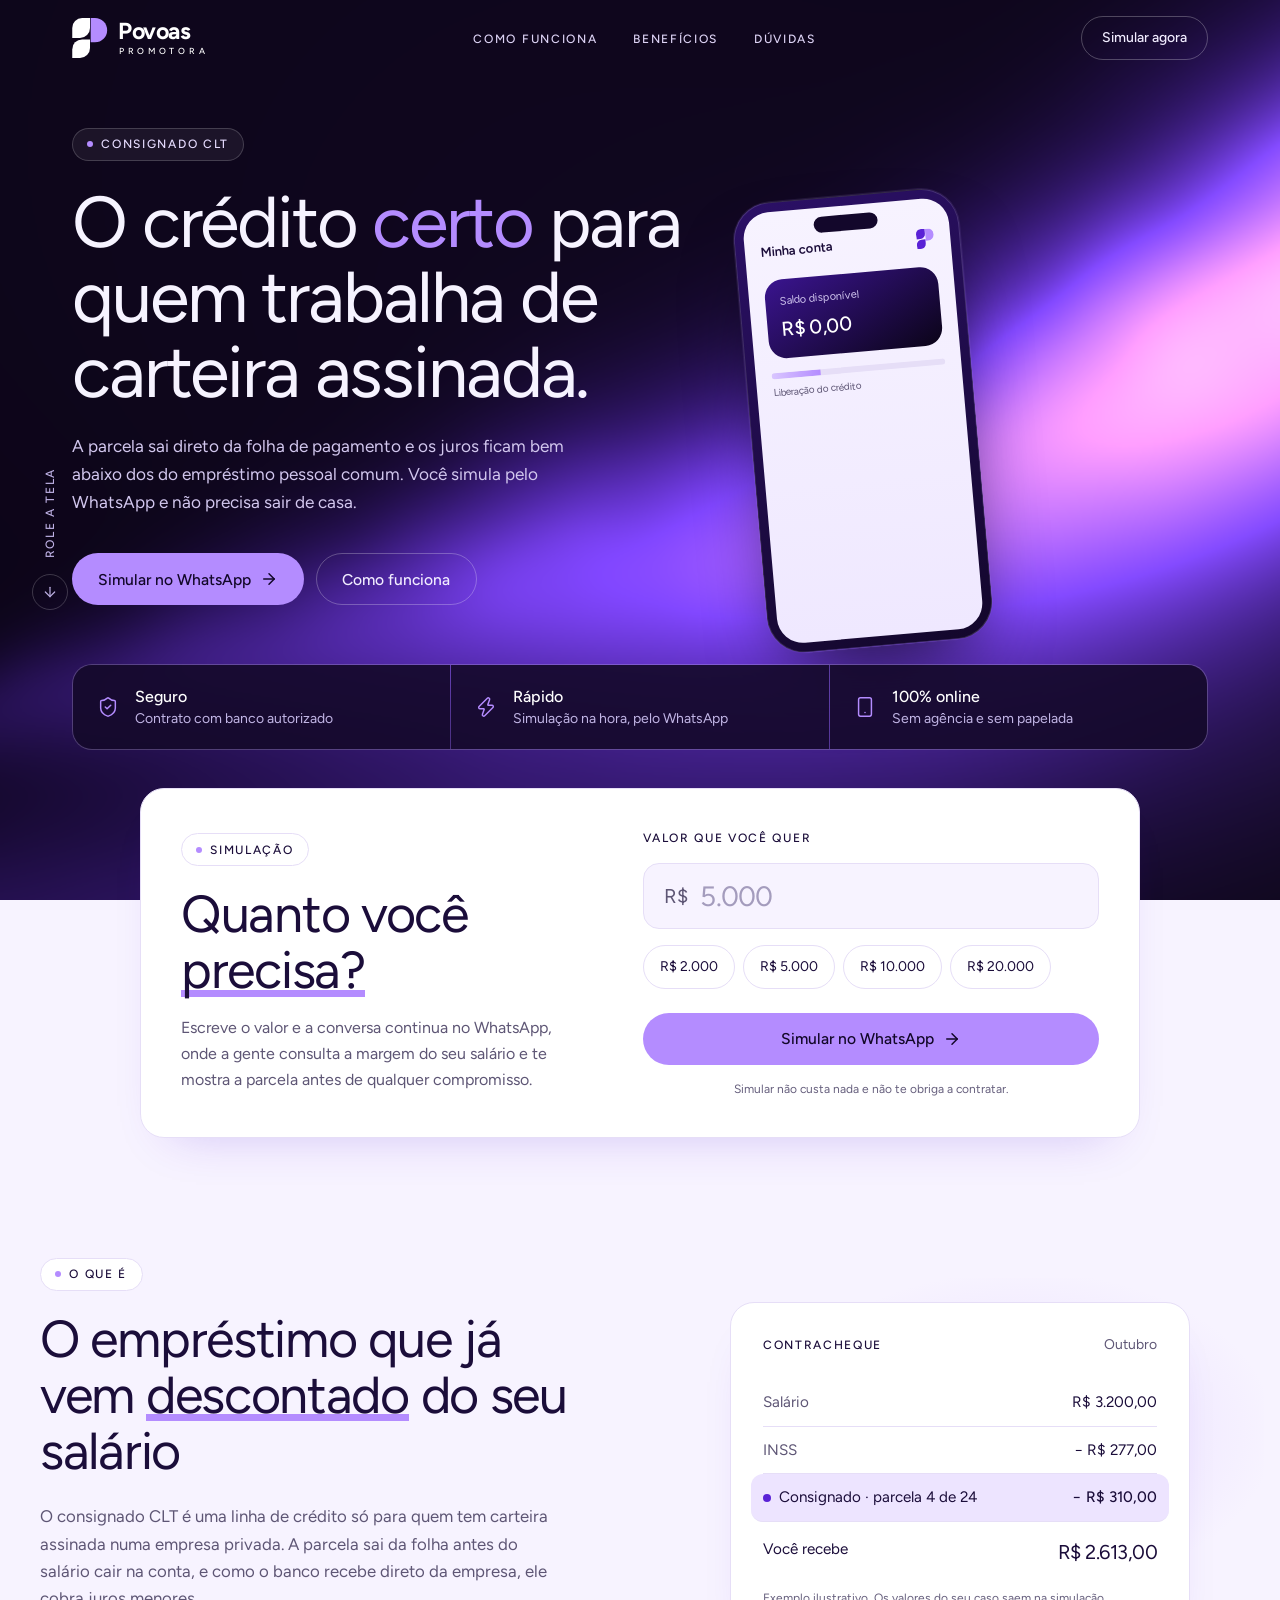
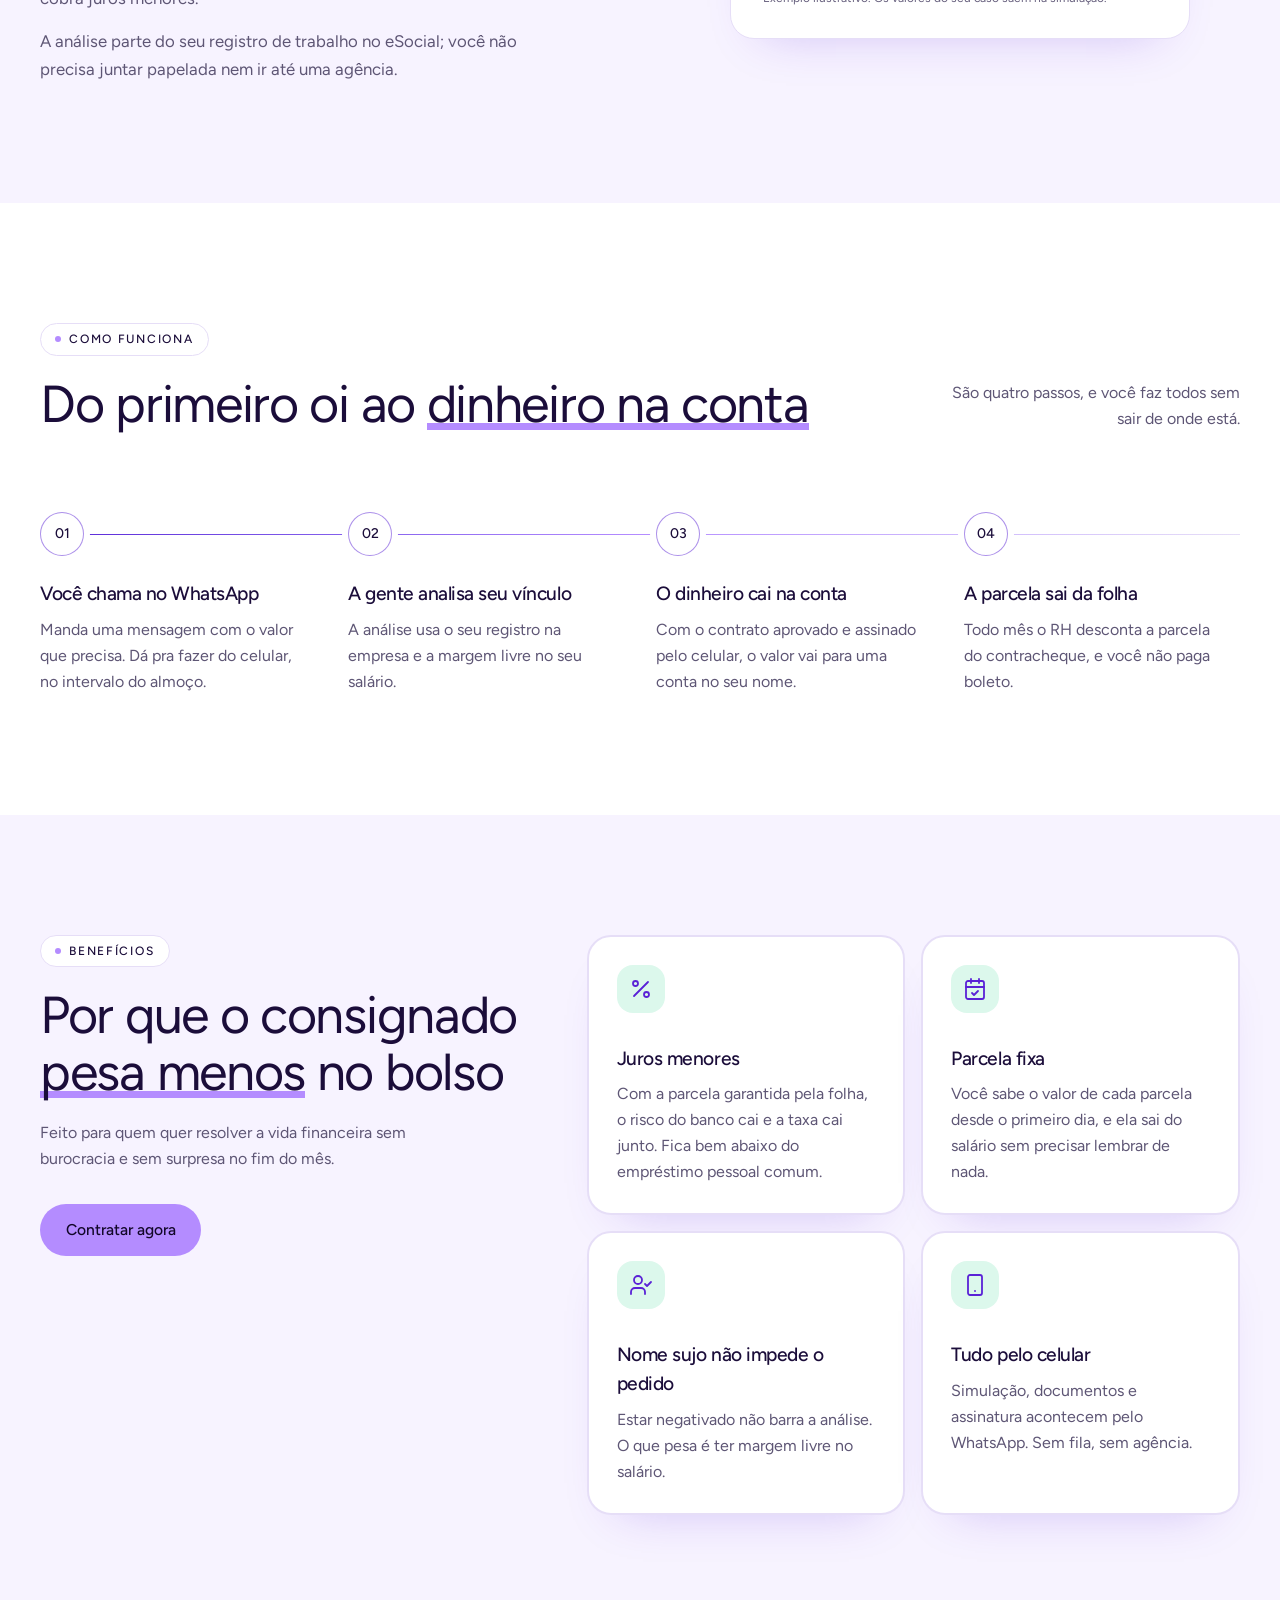
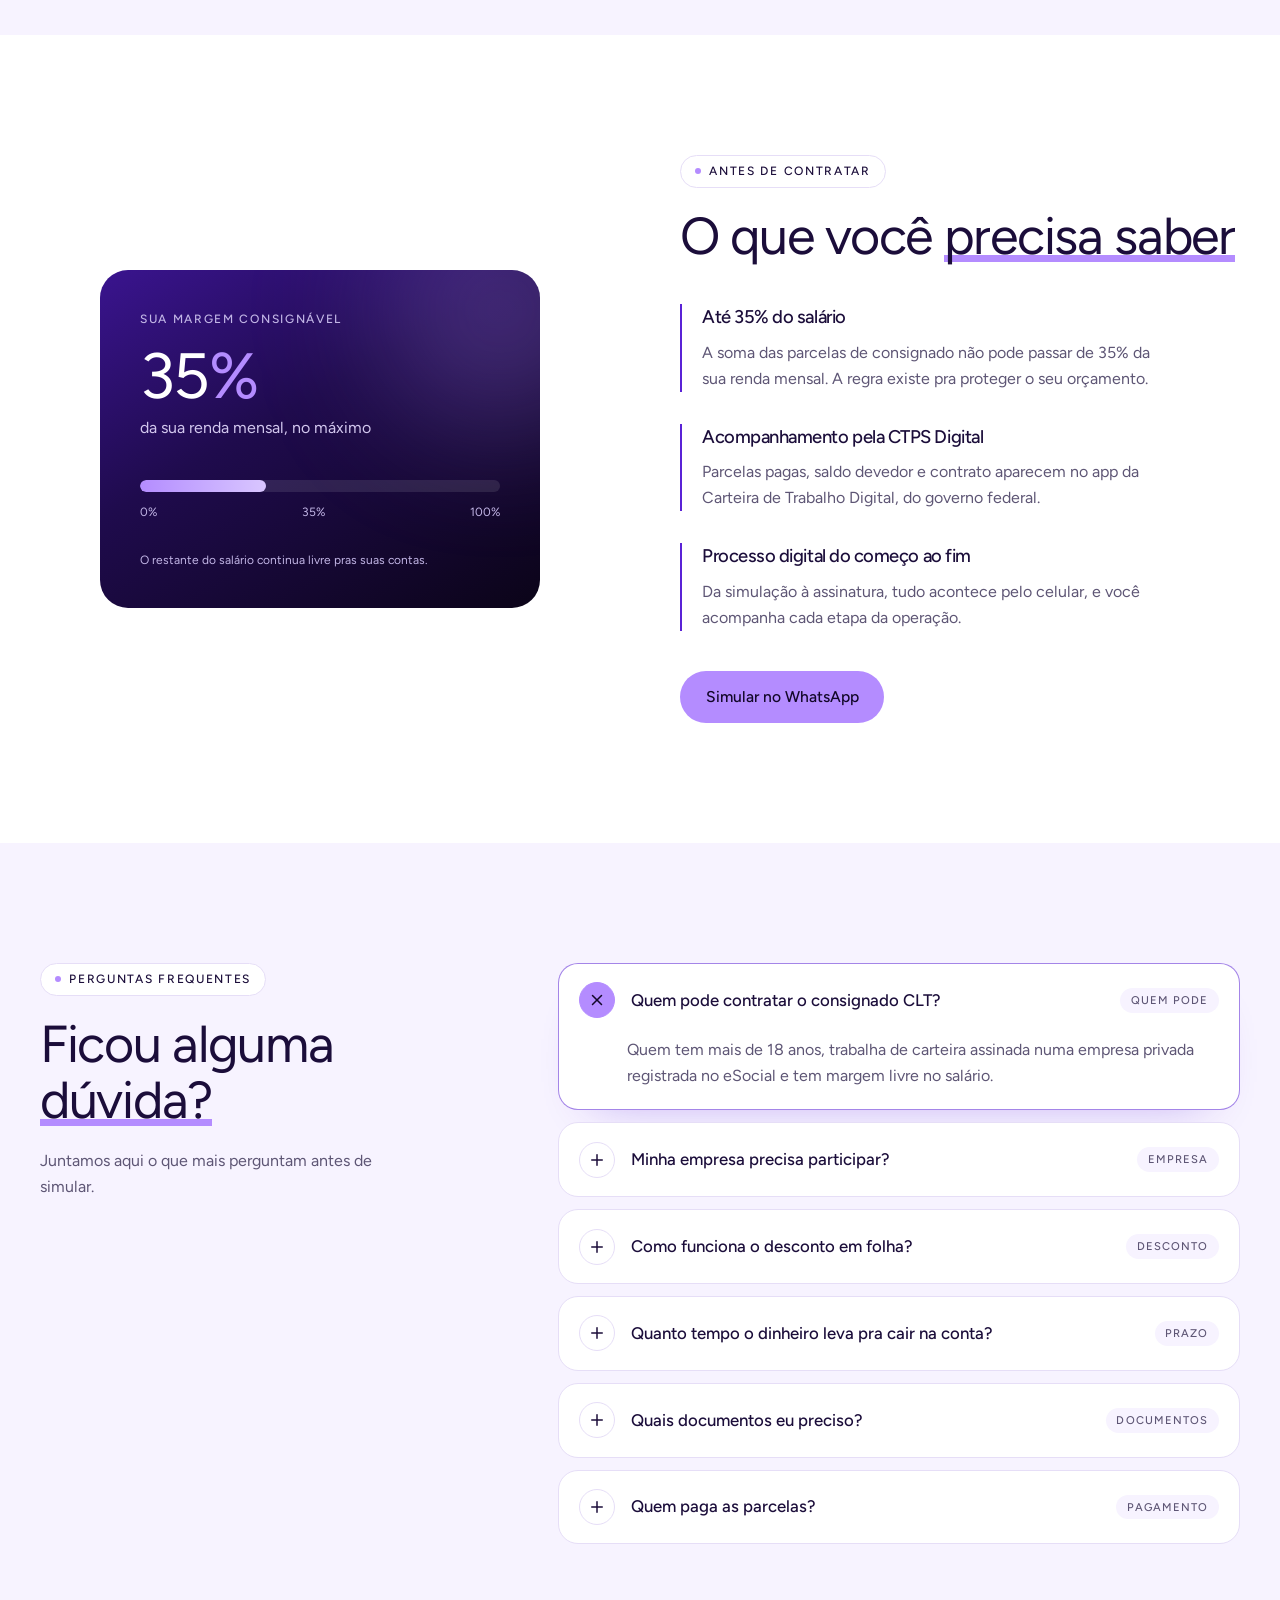
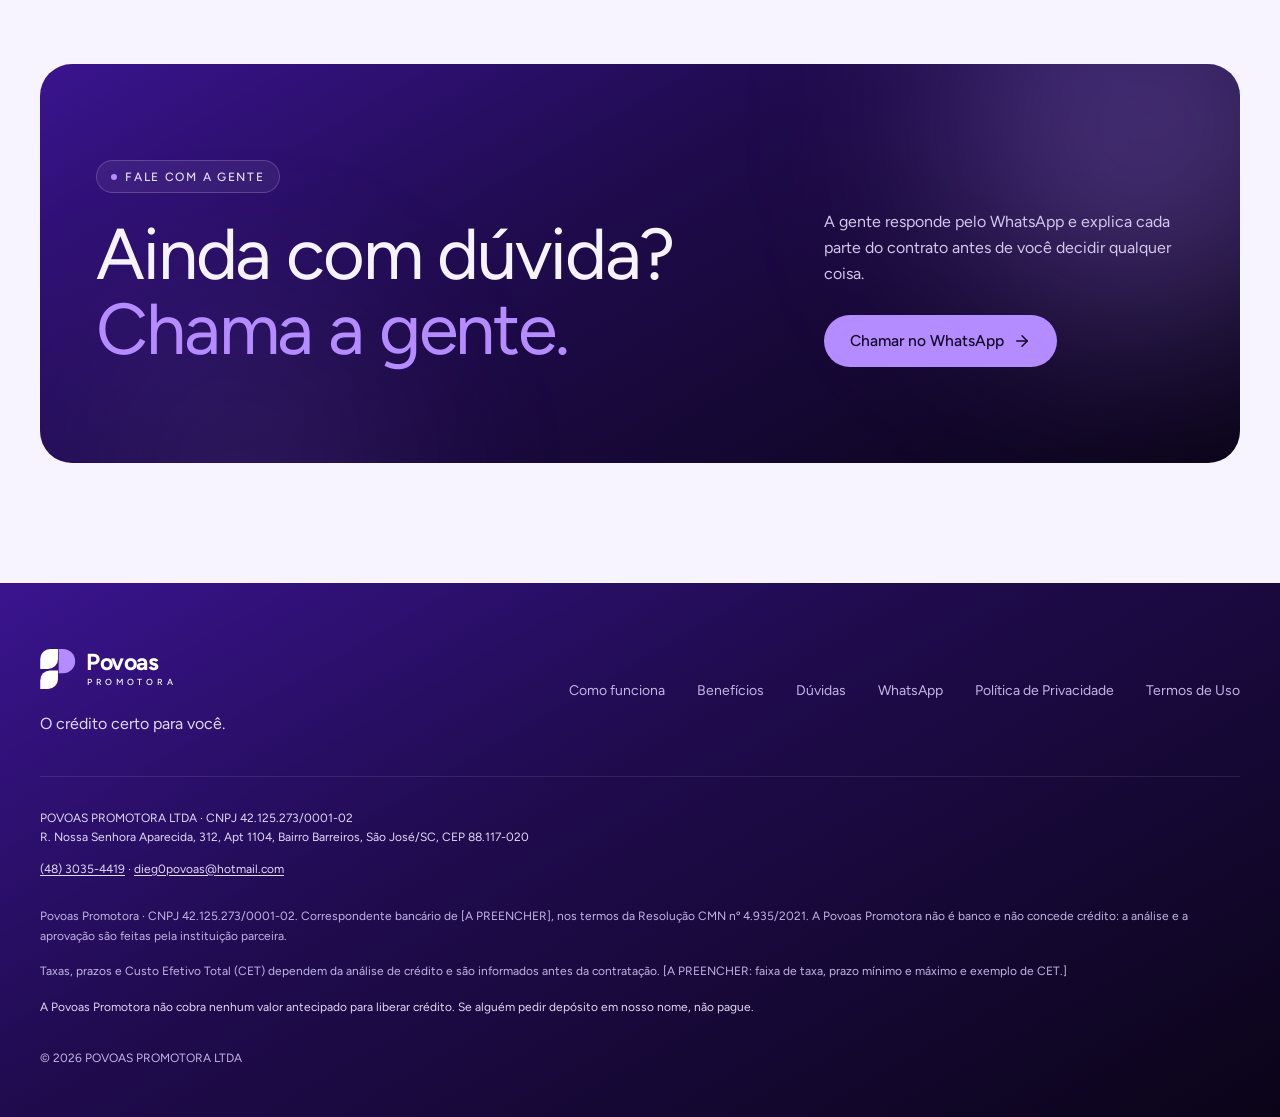
<file: index.html>
<!DOCTYPE html>
<html lang="pt-BR" class="no-js">
<head>
<meta charset="utf-8">
<meta name="viewport" content="width=device-width, initial-scale=1">
<title>Consignado CLT com desconto em folha | Povoas Promotora</title>
<meta name="description" content="Crédito consignado para quem trabalha de carteira assinada. Parcela descontada direto na folha e juros menores. Simule pelo WhatsApp.">
<link rel="canonical" href="https://povoaspromotora.com.br/">
<meta name="theme-color" content="#120728">
<link rel="icon" href="favicon.svg" type="image/svg+xml">
<link rel="icon" href="favicon-32.png" sizes="32x32" type="image/png">
<link rel="apple-touch-icon" href="apple-touch-icon.png">
<meta property="og:type" content="website">
<meta property="og:locale" content="pt_BR">
<meta property="og:site_name" content="Povoas Promotora">
<meta property="og:title" content="Consignado CLT com desconto em folha | Povoas Promotora">
<meta property="og:description" content="Crédito consignado para quem trabalha de carteira assinada. Parcela descontada direto na folha e juros menores. Simule pelo WhatsApp.">
<meta property="og:url" content="https://povoaspromotora.com.br/">
<meta property="og:image" content="https://povoaspromotora.com.br/og-image.png">
<meta property="og:image:width" content="1200">
<meta property="og:image:height" content="630">
<meta name="twitter:card" content="summary_large_image">
<script>document.documentElement.classList.remove("no-js");</script>
<link rel="preconnect" href="https://fonts.googleapis.com">
<link rel="preconnect" href="https://fonts.gstatic.com" crossorigin>
<link href="https://fonts.googleapis.com/css2?family=Figtree:wght@400;500;600;700&display=swap" rel="stylesheet">
<link rel="stylesheet" href="site.css">
<script type="application/ld+json">{"@context":"https://schema.org","@type":"Organization","name":"POVOAS PROMOTORA","legalName":"POVOAS PROMOTORA LTDA","url":"https://povoaspromotora.com.br/","taxID":"42.125.273/0001-02","telephone":"+55 48 3035-4419","email":"dieg0povoas@hotmail.com","address":{"@type":"PostalAddress","streetAddress":"R. Nossa Senhora Aparecida, 312, Apt 1104, Bairro Barreiros","addressLocality":"São José","addressRegion":"SC","postalCode":"88.117-020","addressCountry":"BR"}}</script>
</head>
<body>
<svg width="0" height="0" style="position:absolute" aria-hidden="true" focusable="false">
  <defs>
    <symbol id="pv-mark" viewBox="0 0 100 112">
      <path d="M52 0H64A34 34 0 0 1 64 68H52Z" fill="#b48cff"/>
      <path d="M0 56V28A28 28 0 0 1 28 0H50V28A28 28 0 0 1 22 56Z" style="fill:var(--leaf, #5a22d6)"/>
      <path d="M0 112V88A28 28 0 0 1 28 60H50V84A28 28 0 0 1 22 112Z" style="fill:var(--leaf, #5a22d6)"/>
    </symbol>
  </defs>
</svg>

<header id="cabecalho" class="fixed inset-x-0 top-0 z-50 transition-colors duration-500">
  <div class="mx-auto flex h-[76px] max-w-[1200px] items-center justify-between px-5 md:px-8">
    <a href="#topo" aria-label="Povoas Promotora, voltar ao topo" class="flex min-h-[44px] items-center gap-2.5 text-white [--leaf:#fff]">
      <svg viewBox="0 0 100 112" class="h-9 w-8 md:h-10 md:w-9" aria-hidden="true"><use href="#pv-mark"/></svg>
      <span class="flex flex-col leading-none"><b class="text-[1.45rem] font-bold tracking-[-0.02em]">Povoas</b><small class="mt-1 pl-px text-[0.55rem] font-medium tracking-[0.42em]">PROMOTORA</small></span>
    </a>
    <nav aria-label="Principal" class="hidden md:block">
      <ul class="flex items-center gap-9">
        <li><a href="#como-funciona" class="rotulo text-[#ddd3f5] transition-colors hover:text-white">Como funciona</a></li>
        <li><a href="#beneficios" class="rotulo text-[#ddd3f5] transition-colors hover:text-white">Benefícios</a></li>
        <li><a href="#duvidas" class="rotulo text-[#ddd3f5] transition-colors hover:text-white">Dúvidas</a></li>
      </ul>
    </nav>
    <a href="https://wa.me/554830354419?text=Oi!%20Quero%20simular%20um%20consignado%20CLT." target="_blank" rel="noopener" class="botao botao-contorno min-h-[44px] px-5 text-sm">Simular agora</a>
  </div>
</header>
<script type="module">var e=document.getElementById(`cabecalho`),t=()=>e.classList.toggle(`rolou`,window.scrollY>24);t(),window.addEventListener(`scroll`,t,{passive:!0});</script>

<main>
<!--
  Topo com cena animada: a sequência toca sozinha ao abrir a página
  e de novo sempre que o topo volta a aparecer na tela.
  Com "reduzir movimento" ligado, a cena já abre no quadro final.
-->
<section id="topo" data-topo class="fundo-topo relative bg-noite text-white">
  <div class="palco relative isolate flex flex-col overflow-hidden pb-36 md:pb-44 lg:min-h-[max(100vh,860px)] lg:pb-[150px]">
    <canvas class="aurora pointer-events-none absolute inset-0 -z-10 h-full w-full" data-aurora aria-hidden="true"></canvas>

    <div class="video-caixa pointer-events-none relative order-2 mt-4 h-[440px] sm:h-[480px] lg:absolute lg:inset-y-0 lg:right-0 lg:mt-0 lg:h-auto lg:w-[74%]">
      <div class="cena" data-cena role="img" aria-label="Celular recebe a notificação da Povoas Promotora de que o crédito caiu na conta">
        <div class="cena-fundo"></div>
        <span class="faisca" style="left:22%;top:30%;animation-delay:.2s"></span>
        <span class="faisca" style="left:80%;top:22%;animation-delay:1.1s"></span>
        <span class="faisca" style="left:86%;top:64%;animation-delay:.6s"></span>
        <span class="faisca" style="left:30%;top:72%;animation-delay:1.7s"></span>
        <div class="cena-palco">
          <div class="flutua">
          <div class="celular">
            <div class="tela">
              <div class="tela-topo">
                <b>Minha conta</b>
                <svg viewBox="0 0 100 112" width="18" height="20" aria-hidden="true"><use href="#pv-mark"/></svg>
              </div>
              <div class="tela-saldo">
                <small>Saldo disponível</small>
                <strong data-saldo>R$ 0,00</strong>
              </div>
              <div class="tela-barra"><span></span></div>
              <p class="tela-rotulo">Liberação do crédito</p>
              <div class="tela-linha">
                <i><svg xmlns="http://www.w3.org/2000/svg" width="16" height="16" viewBox="0 0 24 24" fill="none" stroke="currentColor" stroke-width="1.8" stroke-linecap="round" stroke-linejoin="round" class="" aria-hidden="true"><path d="M12 5v14"/><path d="m19 12-7 7-7-7"/></svg></i>
                <span>Crédito recebido<em>+ R$ 5.000,00</em></span>
              </div>
            </div>
          </div>
          <div class="aviso">
            <svg viewBox="0 0 100 112" aria-hidden="true" style="--leaf:#fff"><use href="#pv-mark"/></svg>
            <span><b>Povoas Promotora</b><small>O seu crédito caiu na conta.</small></span>
          </div>
          </div>
        </div>
      </div>
    </div>


    <div class="relative order-1 mx-auto w-full max-w-[1200px] px-5 pt-32 md:px-8 md:pt-40 lg:pt-[128px]">
      <div class="max-w-[620px] lg:max-w-[540px] xl:max-w-[620px]">
        <span class="pilula pilula-escura rotulo entrada">Consignado CLT</span>
        <h1 class="titulo-1 mt-6 text-[#f6f3ff]"><span class="gs" aria-label="O crédito certo para quem trabalha de carteira assinada." role="text"><span><span class="gs-palavra" aria-hidden="true"><span class="gs-char" style="animation-delay:150ms">O</span></span> <span class="gs-palavra" aria-hidden="true"><span class="gs-char" style="animation-delay:178ms">c</span><span class="gs-char" style="animation-delay:206ms">r</span><span class="gs-char" style="animation-delay:234ms">é</span><span class="gs-char" style="animation-delay:262ms">d</span><span class="gs-char" style="animation-delay:290ms">i</span><span class="gs-char" style="animation-delay:318ms">t</span><span class="gs-char" style="animation-delay:346ms">o</span></span> </span><span class="text-verde"><span class="gs-palavra" aria-hidden="true"><span class="gs-char" style="animation-delay:374ms">c</span><span class="gs-char" style="animation-delay:402ms">e</span><span class="gs-char" style="animation-delay:430ms">r</span><span class="gs-char" style="animation-delay:458ms">t</span><span class="gs-char" style="animation-delay:486ms">o</span></span></span><span> <span class="gs-palavra" aria-hidden="true"><span class="gs-char" style="animation-delay:514ms">p</span><span class="gs-char" style="animation-delay:542ms">a</span><span class="gs-char" style="animation-delay:570ms">r</span><span class="gs-char" style="animation-delay:598ms">a</span></span> <span class="gs-palavra" aria-hidden="true"><span class="gs-char" style="animation-delay:626ms">q</span><span class="gs-char" style="animation-delay:654ms">u</span><span class="gs-char" style="animation-delay:682ms">e</span><span class="gs-char" style="animation-delay:710ms">m</span></span> <span class="gs-palavra" aria-hidden="true"><span class="gs-char" style="animation-delay:738ms">t</span><span class="gs-char" style="animation-delay:766ms">r</span><span class="gs-char" style="animation-delay:794ms">a</span><span class="gs-char" style="animation-delay:822ms">b</span><span class="gs-char" style="animation-delay:850ms">a</span><span class="gs-char" style="animation-delay:878ms">l</span><span class="gs-char" style="animation-delay:906ms">h</span><span class="gs-char" style="animation-delay:934ms">a</span></span> <span class="gs-palavra" aria-hidden="true"><span class="gs-char" style="animation-delay:962ms">d</span><span class="gs-char" style="animation-delay:990ms">e</span></span> <span class="gs-palavra" aria-hidden="true"><span class="gs-char" style="animation-delay:1018ms">c</span><span class="gs-char" style="animation-delay:1046ms">a</span><span class="gs-char" style="animation-delay:1074ms">r</span><span class="gs-char" style="animation-delay:1102ms">t</span><span class="gs-char" style="animation-delay:1130ms">e</span><span class="gs-char" style="animation-delay:1158ms">i</span><span class="gs-char" style="animation-delay:1186ms">r</span><span class="gs-char" style="animation-delay:1214ms">a</span></span> <span class="gs-palavra" aria-hidden="true"><span class="gs-char" style="animation-delay:1242ms">a</span><span class="gs-char" style="animation-delay:1270ms">s</span><span class="gs-char" style="animation-delay:1298ms">s</span><span class="gs-char" style="animation-delay:1326ms">i</span><span class="gs-char" style="animation-delay:1354ms">n</span><span class="gs-char" style="animation-delay:1382ms">a</span><span class="gs-char" style="animation-delay:1410ms">d</span><span class="gs-char" style="animation-delay:1438ms">a</span><span class="gs-char" style="animation-delay:1466ms">.</span></span></span></span></h1>
        <p class="entrada mt-6 max-w-[500px] text-[1.075rem] leading-relaxed text-[#d2c7ee]" style="--atraso:1100ms">A parcela sai direto da folha de pagamento e os juros ficam bem abaixo dos do empréstimo pessoal comum. Você simula pelo WhatsApp e não precisa sair de casa.</p>
        <div class="entrada mt-9 flex flex-wrap gap-3" style="--atraso:1250ms">
          <a href="https://wa.me/554830354419?text=Oi!%20Quero%20simular%20um%20consignado%20CLT." target="_blank" rel="noopener" class="botao botao-verde">Simular no WhatsApp <svg xmlns="http://www.w3.org/2000/svg" width="18" height="18" viewBox="0 0 24 24" fill="none" stroke="currentColor" stroke-width="2" stroke-linecap="round" stroke-linejoin="round" class="" aria-hidden="true"><path d="M5 12h14"/><path d="m12 5 7 7-7 7"/></svg></a>
          <a href="#como-funciona" class="botao botao-contorno">Como funciona</a>
        </div>
      </div>
    </div>

    <div class="card-final pointer-events-none absolute bottom-[300px] right-8 hidden w-[260px] lg:block xl:right-16" aria-hidden="true">
      <div class="vidro flutuar rounded-[20px] p-5">
        <div class="flex items-center gap-3">
          <span class="grid h-9 w-9 place-items-center rounded-full bg-verde text-noite"><svg xmlns="http://www.w3.org/2000/svg" width="18" height="18" viewBox="0 0 24 24" fill="none" stroke="currentColor" stroke-width="2.4" stroke-linecap="round" stroke-linejoin="round" class="" aria-hidden="true"><path d="M20 6 9 17l-5-5"/></svg></span>
          <span class="rotulo text-[#e6dcff]">Parcela de outubro</span>
        </div>
        <p class="mt-4 text-[1.35rem] leading-tight tracking-tight text-white">Descontada direto na folha</p>
        <p class="mt-1 text-sm text-[#c2b6e6]">Sem boleto pra lembrar</p>
      </div>
    </div>

    <div class="dica-rolar pointer-events-none absolute bottom-[290px] left-8 hidden flex-col items-center gap-4 text-[#bdb0e3] xl:flex" aria-hidden="true">
      <span class="rotulo [writing-mode:vertical-rl] rotate-180">Role a tela</span>
      <span class="grid h-9 w-9 place-items-center rounded-full border border-white/20"><svg xmlns="http://www.w3.org/2000/svg" width="16" height="16" viewBox="0 0 24 24" fill="none" stroke="currentColor" stroke-width="1.8" stroke-linecap="round" stroke-linejoin="round" class="" aria-hidden="true"><path d="M12 5v14"/><path d="m19 12-7 7-7-7"/></svg></span>
    </div>

    <div class="relative order-3 mx-auto mt-10 w-full max-w-[1200px] px-5 md:px-8 lg:mt-auto lg:pt-14">
      <ul class="grid gap-px overflow-hidden rounded-[20px] border border-white/10 bg-white/10 sm:grid-cols-3">
        <li class="entrada flex items-center gap-4 bg-noite/90 px-6 py-5" style="--atraso:1400ms"><svg xmlns="http://www.w3.org/2000/svg" width="22" height="22" viewBox="0 0 24 24" fill="none" stroke="currentColor" stroke-width="1.6" stroke-linecap="round" stroke-linejoin="round" class="flex-none text-verde" aria-hidden="true"><path d="M20 13c0 5-3.5 7.5-7.66 8.95a1 1 0 0 1-.67-.01C7.5 20.5 4 18 4 13V6a1 1 0 0 1 1-1c2 0 4.5-1.2 6.24-2.72a1.17 1.17 0 0 1 1.52 0C14.51 3.81 17 5 19 5a1 1 0 0 1 1 1z"/><path d="m9 12 2 2 4-4"/></svg><div><p class="font-medium text-white">Seguro</p><p class="text-sm text-[#c2b6e6]">Contrato com banco autorizado</p></div></li>
        <li class="entrada flex items-center gap-4 bg-noite/90 px-6 py-5" style="--atraso:1520ms"><svg xmlns="http://www.w3.org/2000/svg" width="22" height="22" viewBox="0 0 24 24" fill="none" stroke="currentColor" stroke-width="1.6" stroke-linecap="round" stroke-linejoin="round" class="flex-none text-verde" aria-hidden="true"><path d="M15.914 4a1.5 1.5 0 00-2.474-1.561l-9 9A1.5 1.5 0 005.5 14h4.002a.5.5 0 01.471.666L8.086 20a1.5 1.5 0 002.475 1.56l9-9A1.5 1.5 0 0018.5 10h-3.997a.5.5 0 01-.472-.667z"/></svg><div><p class="font-medium text-white">Rápido</p><p class="text-sm text-[#c2b6e6]">Simulação na hora, pelo WhatsApp</p></div></li>
        <li class="entrada flex items-center gap-4 bg-noite/90 px-6 py-5" style="--atraso:1640ms"><svg xmlns="http://www.w3.org/2000/svg" width="22" height="22" viewBox="0 0 24 24" fill="none" stroke="currentColor" stroke-width="1.6" stroke-linecap="round" stroke-linejoin="round" class="flex-none text-verde" aria-hidden="true"><rect width="14" height="20" x="5" y="2" rx="2" ry="2"/><path d="M12 18h.01"/></svg><div><p class="font-medium text-white">100% online</p><p class="text-sm text-[#c2b6e6]">Sem agência e sem papelada</p></div></li>
      </ul>
    </div>
  </div>
</section>
<script type="module">{const c=document.querySelector(`[data-aurora]`),gl=c&&c.getContext(`webgl`,{premultipliedAlpha:!1,antialias:!1});if(gl){const vs=`attribute vec2 p;void main(){gl_Position=vec4(p,0.,1.);}`,fs=`precision mediump float;uniform vec2 r;uniform float t;
float h(vec2 p){return fract(sin(dot(p,vec2(127.1,311.7)))*43758.5453);}
float n(vec2 p){vec2 i=floor(p),f=fract(p);f=f*f*(3.-2.*f);return mix(mix(h(i),h(i+vec2(1,0)),f.x),mix(h(i+vec2(0,1)),h(i+vec2(1,1)),f.x),f.y);}
float fbm(vec2 p){float v=0.,a=.5;for(int k=0;k<4;k++){v+=a*n(p);p*=2.03;a*=.5;}return v;}
void main(){vec2 uv=gl_FragCoord.xy/r;float ar=r.x/r.y;vec2 q=vec2(uv.x*ar,uv.y);
float w=fbm(q*1.4+vec2(t*.05,-t*.03));
float curva=.18+.62*uv.x*uv.x*.9+.10*sin(uv.x*3.1+t*.22)+.12*(w-.5);
float d=uv.y-curva;
float largura=.06+.20*uv.x;
float faixa=exp(-d*d/(largura*largura));
float d2=uv.y-(curva-.22-.05*sin(uv.x*2.+t*.17));
float faixa2=exp(-d2*d2/(.03+.05*uv.x))*.45;
float brilho=(faixa*(.35+.9*uv.x)+faixa2)*(.75+.5*w);
vec3 base=mix(vec3(.05,.02,.10),vec3(.08,.035,.16),uv.y*.6);
vec3 verde=vec3(.30,.12,.72);vec3 menta=vec3(.71,.55,1.);
vec3 col=base+verde*brilho*1.05+menta*pow(brilho,2.6)*.42;
col+=menta*.05*exp(-length((uv-vec2(1.,.15))*vec2(1.4,1.))*3.);
col*=1.-.35*length(uv-vec2(.45,.5));
gl_FragColor=vec4(col,1.);}`,mk=(y,s)=>{const o=gl.createShader(y);gl.shaderSource(o,s);gl.compileShader(o);return o},pr=gl.createProgram();gl.attachShader(pr,mk(gl.VERTEX_SHADER,vs));gl.attachShader(pr,mk(gl.FRAGMENT_SHADER,fs));gl.linkProgram(pr);gl.useProgram(pr);const b=gl.createBuffer();gl.bindBuffer(gl.ARRAY_BUFFER,b);gl.bufferData(gl.ARRAY_BUFFER,new Float32Array([-1,-1,3,-1,-1,3]),gl.STATIC_DRAW);const lp=gl.getAttribLocation(pr,`p`);gl.enableVertexAttribArray(lp);gl.vertexAttribPointer(lp,2,gl.FLOAT,!1,0,0);const ur=gl.getUniformLocation(pr,`r`),ut=gl.getUniformLocation(pr,`t`),rm=matchMedia(`(prefers-reduced-motion: reduce)`);let vis=!0,id=0,t0=performance.now();const tam=()=>{const k=Math.min(devicePixelRatio,1.5)*.6;c.width=Math.max(1,c.clientWidth*k|0);c.height=Math.max(1,c.clientHeight*k|0);gl.viewport(0,0,c.width,c.height);gl.uniform2f(ur,c.width,c.height)},des=a=>{gl.uniform1f(ut,rm.matches?6:(a-t0)/1e3);gl.drawArrays(gl.TRIANGLES,0,3);!rm.matches&&vis&&(id=requestAnimationFrame(des))};tam();addEventListener(`resize`,()=>{tam();rm.matches&&des(0)});new IntersectionObserver(([x])=>{vis=x.isIntersecting;cancelAnimationFrame(id);vis&&(id=requestAnimationFrame(des))}).observe(c);des(performance.now());c.classList.add(`ativo`)}}</script>
<script type="module">var e=document.querySelector(`[data-topo]`),n=e.querySelector(`[data-cena]`),sd=n.querySelector(`[data-saldo]`),rm=matchMedia(`(prefers-reduced-motion: reduce)`),l=v=>Math.min(1,Math.max(0,v)),fm=v=>`R$ `+v.toLocaleString(`pt-BR`,{minimumFractionDigits:2,maximumFractionDigits:2}),ease=x=>1-Math.pow(1-x,3),raf=0,DUR=2600;function pinta(p){n.style.setProperty(`--p`,p.toFixed(4));sd.textContent=fm(Math.round(5e3*ease(l((p-.3)/.45))));e.classList.toggle(`fim`,p>.82)}function toca(atraso){cancelAnimationFrame(raf);pinta(0);let t0=performance.now()+atraso;const f=a=>{let x=l((a-t0)/DUR);pinta(x);x<1&&(raf=requestAnimationFrame(f))};raf=requestAnimationFrame(f)}if(rm.matches)pinta(1);else{pinta(0);let fora=!0;new IntersectionObserver(([x])=>{x.isIntersecting?fora&&(fora=!1,toca(performance.now()<2e3?1300:250)):fora=!0},{threshold:.35}).observe(n.querySelector(`.celular`))}addEventListener(`scroll`,()=>e.classList.toggle(`rolou`,scrollY>40),{passive:!0});</script>

<section id="simular" class="relative z-10 -mt-24 px-5 md:-mt-28 md:px-8">
  <div class="card mx-auto grid max-w-[1000px] gap-8 p-6 sm:p-10 md:grid-cols-[1fr_1.1fr] md:items-center md:gap-12" data-revelar>
    <div>
      <span class="pilula rotulo">Simulação</span>
      <h2 class="titulo-2 mt-5">Quanto você <span class="marca">precisa?</span></h2>
      <p class="mt-4 max-w-[380px] leading-relaxed">Escreve o valor e a conversa continua no WhatsApp, onde a gente consulta a margem do seu salário e te mostra a parcela antes de qualquer compromisso.</p>
    </div>
    <form id="form-simular" class="grid gap-4" data-base="https://wa.me/554830354419?text=">
      <label for="valor" class="rotulo text-tinta">Valor que você quer</label>
      <div class="flex items-center rounded-2xl border border-linha bg-papel px-5 focus-within:border-verde-escuro">
        <span class="text-xl text-cinza">R$</span>
        <input id="valor" name="valor" inputmode="numeric" autocomplete="off" placeholder="5.000" class="h-16 w-full bg-transparent px-3 text-[1.75rem] tracking-tight text-tinta outline-none placeholder:text-[#a49cbd]">
      </div>
      <div class="flex flex-wrap gap-2" role="group" aria-label="Valores sugeridos">
        <button type="button" data-sugestao="2000" class="min-h-[44px] rounded-full border border-linha px-4 text-sm text-tinta transition-colors hover:border-verde-escuro">R$ 2.000</button>
        <button type="button" data-sugestao="5000" class="min-h-[44px] rounded-full border border-linha px-4 text-sm text-tinta transition-colors hover:border-verde-escuro">R$ 5.000</button>
        <button type="button" data-sugestao="10000" class="min-h-[44px] rounded-full border border-linha px-4 text-sm text-tinta transition-colors hover:border-verde-escuro">R$ 10.000</button>
        <button type="button" data-sugestao="20000" class="min-h-[44px] rounded-full border border-linha px-4 text-sm text-tinta transition-colors hover:border-verde-escuro">R$ 20.000</button>
      </div>
      <button type="submit" class="botao botao-verde mt-2 w-full">Simular no WhatsApp <svg xmlns="http://www.w3.org/2000/svg" width="18" height="18" viewBox="0 0 24 24" fill="none" stroke="currentColor" stroke-width="2" stroke-linecap="round" stroke-linejoin="round" class="" aria-hidden="true"><path d="M5 12h14"/><path d="m12 5 7 7-7 7"/></svg></button>
      <p class="text-center text-xs text-[#665f7d]">Simular não custa nada e não te obriga a contratar.</p>
    </form>
  </div>
</section>
<script type="module">var e=document.getElementById(`form-simular`),t=e.querySelector(`#valor`),n=e.dataset.base.split(`?`)[0],r=e=>e?Number(e).toLocaleString(`pt-BR`):``;t.addEventListener(`input`,()=>{t.value=r(t.value.replace(/\D/g,``).slice(0,7))}),e.querySelectorAll(`[data-sugestao]`).forEach(e=>e.addEventListener(`click`,()=>{t.value=r(e.dataset.sugestao),t.focus()})),e.addEventListener(`submit`,e=>{e.preventDefault();let r=t.value.trim(),i=r?`Oi! Quero simular um consignado CLT de R$ ${r}.`:`Oi! Quero simular um consignado CLT.`;window.open(`${n}?text=${encodeURIComponent(i)}`,`_blank`,`noopener`)});</script>

<section id="o-que-e" class="px-5 py-[72px] md:px-8 md:py-[120px]">
  <div class="mx-auto grid max-w-[1200px] items-center gap-14 lg:grid-cols-2 lg:gap-20">
    <div data-revelar>
      <span class="pilula rotulo">O que é</span>
      <h2 class="titulo-2 mt-5 max-w-[540px]">O empréstimo que já vem <span class="marca">descontado</span> do seu salário</h2>
      <p class="mt-6 max-w-[520px] text-[1.05rem] leading-relaxed">O consignado CLT é uma linha de crédito só para quem tem carteira assinada numa empresa privada. A parcela sai da folha antes do salário cair na conta, e como o banco recebe direto da empresa, ele cobra juros menores.</p>
      <p class="mt-4 max-w-[520px] text-[1.05rem] leading-relaxed">A análise parte do seu registro de trabalho no eSocial; você não precisa juntar papelada nem ir até uma agência.</p>
    </div>
    <div class="relative" data-revelar="150">
      <div class="absolute -inset-6 -z-10 rounded-[40px] bg-[radial-gradient(60%_60%_at_60%_40%,rgb(180_140_255/0.22),transparent_70%)]" aria-hidden="true"></div>
      <figure class="card mx-auto max-w-[460px] p-7 sm:p-8">
        <div class="flex items-center justify-between"><p class="rotulo text-tinta">Contracheque</p><p class="text-sm">Outubro</p></div>
        <dl class="mt-6 divide-y divide-linha text-[0.95rem]">
          <div class="flex justify-between py-3"><dt>Salário</dt><dd class="text-tinta">R$ 3.200,00</dd></div>
          <div class="flex justify-between py-3"><dt>INSS</dt><dd class="text-tinta">− R$ 277,00</dd></div>
          <div class="-mx-3 flex items-center justify-between rounded-xl bg-[#ede4ff] px-3 py-3"><dt class="flex items-center gap-2 text-tinta"><span class="h-2 w-2 rounded-full bg-verde-escuro"></span>Consignado · parcela 4 de 24</dt><dd class="font-medium text-tinta">− R$ 310,00</dd></div>
          <div class="flex justify-between pt-4"><dt class="text-tinta">Você recebe</dt><dd class="text-xl tracking-tight text-tinta">R$ 2.613,00</dd></div>
        </dl>
        <figcaption class="mt-6 text-xs text-[#665f7d]">Exemplo ilustrativo. Os valores do seu caso saem na simulação.</figcaption>
      </figure>
    </div>
  </div>
</section>

<section id="como-funciona" class="bg-white px-5 py-[72px] md:px-8 md:py-[120px]">
  <div class="mx-auto max-w-[1200px]">
    <div class="flex flex-col gap-5 md:flex-row md:items-end md:justify-between" data-revelar>
      <div><span class="pilula rotulo">Como funciona</span><h2 class="titulo-2 mt-5">Do primeiro oi ao <span class="marca">dinheiro na conta</span></h2></div>
      <p class="max-w-[300px] leading-relaxed md:text-right">São quatro passos, e você faz todos sem sair de onde está.</p>
    </div>
    <ol class="relative mt-14 grid gap-10 md:mt-20 md:grid-cols-4 md:gap-8" data-revelar>
      <span class="trilho absolute left-0 right-0 top-[22px] hidden h-px bg-gradient-to-r from-verde-escuro via-verde to-linha md:block" aria-hidden="true"></span>
      <li class="relative" data-revelar="200"><span class="relative grid h-11 w-11 place-items-center rounded-full border border-verde-escuro/50 bg-white text-sm font-medium text-tinta shadow-[0_0_0_6px_white]">01</span><h3 class="mt-6 text-[1.2rem] font-medium tracking-tight text-tinta">Você chama no WhatsApp</h3><p class="mt-2 max-w-[260px] leading-relaxed">Manda uma mensagem com o valor que precisa. Dá pra fazer do celular, no intervalo do almoço.</p></li>
      <li class="relative" data-revelar="360"><span class="relative grid h-11 w-11 place-items-center rounded-full border border-verde-escuro/50 bg-white text-sm font-medium text-tinta shadow-[0_0_0_6px_white]">02</span><h3 class="mt-6 text-[1.2rem] font-medium tracking-tight text-tinta">A gente analisa seu vínculo</h3><p class="mt-2 max-w-[260px] leading-relaxed">A análise usa o seu registro na empresa e a margem livre no seu salário.</p></li>
      <li class="relative" data-revelar="520"><span class="relative grid h-11 w-11 place-items-center rounded-full border border-verde-escuro/50 bg-white text-sm font-medium text-tinta shadow-[0_0_0_6px_white]">03</span><h3 class="mt-6 text-[1.2rem] font-medium tracking-tight text-tinta">O dinheiro cai na conta</h3><p class="mt-2 max-w-[260px] leading-relaxed">Com o contrato aprovado e assinado pelo celular, o valor vai para uma conta no seu nome.</p></li>
      <li class="relative" data-revelar="680"><span class="relative grid h-11 w-11 place-items-center rounded-full border border-verde-escuro/50 bg-white text-sm font-medium text-tinta shadow-[0_0_0_6px_white]">04</span><h3 class="mt-6 text-[1.2rem] font-medium tracking-tight text-tinta">A parcela sai da folha</h3><p class="mt-2 max-w-[260px] leading-relaxed">Todo mês o RH desconta a parcela do contracheque, e você não paga boleto.</p></li>
    </ol>
  </div>
</section>

<section id="beneficios" class="px-5 py-[72px] md:px-8 md:py-[120px]">
  <div class="mx-auto grid max-w-[1200px] gap-12 lg:grid-cols-[0.85fr_1.15fr] lg:gap-16">
    <div class="lg:sticky lg:top-32 lg:self-start" data-revelar>
      <span class="pilula rotulo">Benefícios</span>
      <h2 class="titulo-2 mt-5">Por que o consignado <span class="marca">pesa menos</span> no bolso</h2>
      <p class="mt-5 max-w-[400px] leading-relaxed">Feito para quem quer resolver a vida financeira sem burocracia e sem surpresa no fim do mês.</p>
      <a href="https://wa.me/554830354419?text=Oi!%20Quero%20simular%20um%20consignado%20CLT." target="_blank" rel="noopener" class="botao botao-verde mt-8">Contratar agora</a>
    </div>
    <ul class="grid gap-4 sm:grid-cols-2">
      <li class="flex" data-revelar="0"><div data-glow class="spot group w-full p-7" style="--base:155;--spread:24;--radius:24"><div data-glow aria-hidden="true"></div><span class="grid h-12 w-12 place-items-center rounded-2xl bg-[#dcf8ec] text-verde-escuro transition-colors duration-500 group-hover:bg-verde group-hover:text-noite"><svg xmlns="http://www.w3.org/2000/svg" width="24" height="24" viewBox="0 0 24 24" fill="none" stroke="currentColor" stroke-width="1.8" stroke-linecap="round" stroke-linejoin="round" class="" aria-hidden="true"><line x1="19" x2="5" y1="5" y2="19"/><circle cx="6.5" cy="6.5" r="2.5"/><circle cx="17.5" cy="17.5" r="2.5"/></svg></span><h3 class="mt-8 text-[1.2rem] font-medium tracking-tight text-tinta">Juros menores</h3><p class="mt-2 leading-relaxed">Com a parcela garantida pela folha, o risco do banco cai e a taxa cai junto. Fica bem abaixo do empréstimo pessoal comum.</p></div></li>
      <li class="flex" data-revelar="120"><div data-glow class="spot group w-full p-7" style="--base:155;--spread:24;--radius:24"><div data-glow aria-hidden="true"></div><span class="grid h-12 w-12 place-items-center rounded-2xl bg-[#dcf8ec] text-verde-escuro transition-colors duration-500 group-hover:bg-verde group-hover:text-noite"><svg xmlns="http://www.w3.org/2000/svg" width="24" height="24" viewBox="0 0 24 24" fill="none" stroke="currentColor" stroke-width="1.8" stroke-linecap="round" stroke-linejoin="round" class="" aria-hidden="true"><path d="M8 2v4"/><path d="M16 2v4"/><rect width="18" height="18" x="3" y="4" rx="2"/><path d="M3 10h18"/><path d="m9 16 2 2 4-4"/></svg></span><h3 class="mt-8 text-[1.2rem] font-medium tracking-tight text-tinta">Parcela fixa</h3><p class="mt-2 leading-relaxed">Você sabe o valor de cada parcela desde o primeiro dia, e ela sai do salário sem precisar lembrar de nada.</p></div></li>
      <li class="flex" data-revelar="240"><div data-glow class="spot group w-full p-7" style="--base:155;--spread:24;--radius:24"><div data-glow aria-hidden="true"></div><span class="grid h-12 w-12 place-items-center rounded-2xl bg-[#dcf8ec] text-verde-escuro transition-colors duration-500 group-hover:bg-verde group-hover:text-noite"><svg xmlns="http://www.w3.org/2000/svg" width="24" height="24" viewBox="0 0 24 24" fill="none" stroke="currentColor" stroke-width="1.8" stroke-linecap="round" stroke-linejoin="round" class="" aria-hidden="true"><path d="M16 21v-2a4 4 0 0 0-4-4H6a4 4 0 0 0-4 4v2"/><circle cx="9" cy="7" r="4"/><polyline points="16 11 18 13 22 9"/></svg></span><h3 class="mt-8 text-[1.2rem] font-medium tracking-tight text-tinta">Nome sujo não impede o pedido</h3><p class="mt-2 leading-relaxed">Estar negativado não barra a análise. O que pesa é ter margem livre no salário.</p></div></li>
      <li class="flex" data-revelar="360"><div data-glow class="spot group w-full p-7" style="--base:155;--spread:24;--radius:24"><div data-glow aria-hidden="true"></div><span class="grid h-12 w-12 place-items-center rounded-2xl bg-[#dcf8ec] text-verde-escuro transition-colors duration-500 group-hover:bg-verde group-hover:text-noite"><svg xmlns="http://www.w3.org/2000/svg" width="24" height="24" viewBox="0 0 24 24" fill="none" stroke="currentColor" stroke-width="1.8" stroke-linecap="round" stroke-linejoin="round" class="" aria-hidden="true"><rect width="14" height="20" x="5" y="2" rx="2" ry="2"/><path d="M12 18h.01"/></svg></span><h3 class="mt-8 text-[1.2rem] font-medium tracking-tight text-tinta">Tudo pelo celular</h3><p class="mt-2 leading-relaxed">Simulação, documentos e assinatura acontecem pelo WhatsApp. Sem fila, sem agência.</p></div></li>
    </ul>
  </div>
</section>
<script type="module">if(matchMedia(`(hover: hover) and (pointer: fine)`).matches){let e=document.documentElement,t=0;document.addEventListener(`pointermove`,n=>{cancelAnimationFrame(t),t=requestAnimationFrame(()=>{e.style.setProperty(`--x`,n.clientX.toFixed(2)),e.style.setProperty(`--xp`,(n.clientX/innerWidth).toFixed(2)),e.style.setProperty(`--y`,n.clientY.toFixed(2)),e.style.setProperty(`--yp`,(n.clientY/innerHeight).toFixed(2))})},{passive:!0})}</script>

<section id="saber" class="bg-white px-5 py-[72px] md:px-8 md:py-[120px]">
  <div class="mx-auto grid max-w-[1200px] items-center gap-14 lg:grid-cols-2 lg:gap-20">
    <div class="relative order-2 lg:order-1" data-revelar>
      <div class="absolute -inset-6 -z-10 rounded-[40px] bg-[radial-gradient(60%_60%_at_40%_50%,rgb(180_140_255/0.2),transparent_70%)]" aria-hidden="true"></div>
      <figure class="fundo-gradiente relative mx-auto max-w-[440px] overflow-hidden rounded-[28px] bg-noite p-8 text-white sm:p-10">
        <div class="absolute -right-20 -top-20 h-60 w-60 rounded-full bg-verde/25 blur-3xl" aria-hidden="true"></div>
        <p class="rotulo relative text-[#c2b6e6]">Sua margem consignável</p>
        <p class="relative mt-4 text-[4rem] leading-none tracking-tight">35<span class="text-verde">%</span></p>
        <p class="relative mt-2 text-[#d2c7ee]">da sua renda mensal, no máximo</p>
        <div class="relative mt-10">
          <div class="flex h-3 overflow-hidden rounded-full bg-white/10"><span class="barra h-full rounded-full bg-gradient-to-r from-verde to-verde-claro"></span></div>
          <div class="mt-3 flex justify-between text-xs text-[#c2b6e6]"><span>0%</span><span>35%</span><span>100%</span></div>
        </div>
        <figcaption class="relative mt-8 text-xs text-[#c2b6e6]">O restante do salário continua livre pras suas contas.</figcaption>
      </figure>
    </div>
    <div class="order-1 lg:order-2" data-revelar="120">
      <span class="pilula rotulo">Antes de contratar</span>
      <h2 class="titulo-2 mt-5">O que você <span class="marca">precisa saber</span></h2>
      <dl class="mt-10 grid gap-8">
        <div class="border-l-2 border-verde-escuro pl-5"><dt class="text-[1.15rem] font-medium tracking-tight text-tinta">Até 35% do salário</dt><dd class="mt-2 max-w-[460px] leading-relaxed">A soma das parcelas de consignado não pode passar de 35% da sua renda mensal. A regra existe pra proteger o seu orçamento.</dd></div>
        <div class="border-l-2 border-verde-escuro pl-5"><dt class="text-[1.15rem] font-medium tracking-tight text-tinta">Acompanhamento pela CTPS Digital</dt><dd class="mt-2 max-w-[460px] leading-relaxed">Parcelas pagas, saldo devedor e contrato aparecem no app da Carteira de Trabalho Digital, do governo federal.</dd></div>
        <div class="border-l-2 border-verde-escuro pl-5"><dt class="text-[1.15rem] font-medium tracking-tight text-tinta">Processo digital do começo ao fim</dt><dd class="mt-2 max-w-[460px] leading-relaxed">Da simulação à assinatura, tudo acontece pelo celular, e você acompanha cada etapa da operação.</dd></div>
      </dl>
      <a href="https://wa.me/554830354419?text=Oi!%20Quero%20simular%20um%20consignado%20CLT." target="_blank" rel="noopener" class="botao botao-verde mt-10">Simular no WhatsApp</a>
    </div>
  </div>
</section>

<section id="duvidas" class="px-5 py-[72px] md:px-8 md:py-[120px]">
  <div class="mx-auto grid max-w-[1200px] gap-12 lg:grid-cols-[0.8fr_1.2fr] lg:gap-16">
    <div data-revelar>
      <span class="pilula rotulo">Perguntas frequentes</span>
      <h2 class="titulo-2 mt-5">Ficou alguma <span class="marca">dúvida?</span></h2>
      <p class="mt-5 max-w-[360px] leading-relaxed">Juntamos aqui o que mais perguntam antes de simular.</p>
    </div>
    <div data-revelar="120">
      <div class="faq-list" data-faq>
        <div class="faq-item is-open"><h3><button type="button" class="faq-head" aria-expanded="true" aria-controls="faq-0"><span class="faq-toggle" aria-hidden="true"><svg xmlns="http://www.w3.org/2000/svg" width="18" height="18" viewBox="0 0 24 24" fill="none" stroke="currentColor" stroke-width="2" stroke-linecap="round" stroke-linejoin="round" class="icone-mais" aria-hidden="true"><path d="M5 12h14"/><path d="M12 5v14"/></svg><svg xmlns="http://www.w3.org/2000/svg" width="18" height="18" viewBox="0 0 24 24" fill="none" stroke="currentColor" stroke-width="2" stroke-linecap="round" stroke-linejoin="round" class="icone-x" aria-hidden="true"><path d="M18 6 6 18"/><path d="m6 6 12 12"/></svg></span><span class="faq-q-text">Quem pode contratar o consignado CLT?</span><span class="faq-tag">Quem pode</span></button></h3><div id="faq-0" class="faq-body" role="region"><div class="faq-body-inner"><p>Quem tem mais de 18 anos, trabalha de carteira assinada numa empresa privada registrada no eSocial e tem margem livre no salário.</p></div></div></div>
        <div class="faq-item"><h3><button type="button" class="faq-head" aria-expanded="false" aria-controls="faq-1"><span class="faq-toggle" aria-hidden="true"><svg xmlns="http://www.w3.org/2000/svg" width="18" height="18" viewBox="0 0 24 24" fill="none" stroke="currentColor" stroke-width="2" stroke-linecap="round" stroke-linejoin="round" class="icone-mais" aria-hidden="true"><path d="M5 12h14"/><path d="M12 5v14"/></svg><svg xmlns="http://www.w3.org/2000/svg" width="18" height="18" viewBox="0 0 24 24" fill="none" stroke="currentColor" stroke-width="2" stroke-linecap="round" stroke-linejoin="round" class="icone-x" aria-hidden="true"><path d="M18 6 6 18"/><path d="m6 6 12 12"/></svg></span><span class="faq-q-text">Minha empresa precisa participar?</span><span class="faq-tag">Empresa</span></button></h3><div id="faq-1" class="faq-body" role="region" style="height:0" hidden="until-found"><div class="faq-body-inner"><p>Entra qualquer empresa privada que registra os funcionários no eSocial e faz o desconto em folha. Na conversa pelo WhatsApp a gente confere se a sua está nessa lista.</p></div></div></div>
        <div class="faq-item"><h3><button type="button" class="faq-head" aria-expanded="false" aria-controls="faq-2"><span class="faq-toggle" aria-hidden="true"><svg xmlns="http://www.w3.org/2000/svg" width="18" height="18" viewBox="0 0 24 24" fill="none" stroke="currentColor" stroke-width="2" stroke-linecap="round" stroke-linejoin="round" class="icone-mais" aria-hidden="true"><path d="M5 12h14"/><path d="M12 5v14"/></svg><svg xmlns="http://www.w3.org/2000/svg" width="18" height="18" viewBox="0 0 24 24" fill="none" stroke="currentColor" stroke-width="2" stroke-linecap="round" stroke-linejoin="round" class="icone-x" aria-hidden="true"><path d="M18 6 6 18"/><path d="m6 6 12 12"/></svg></span><span class="faq-q-text">Como funciona o desconto em folha?</span><span class="faq-tag">Desconto</span></button></h3><div id="faq-2" class="faq-body" role="region" style="height:0" hidden="until-found"><div class="faq-body-inner"><p>Até 35% do salário pode ir para parcelas de consignado. O RH desconta o valor todo mês, direto no contracheque, e você não precisa pagar boleto.</p></div></div></div>
        <div class="faq-item"><h3><button type="button" class="faq-head" aria-expanded="false" aria-controls="faq-3"><span class="faq-toggle" aria-hidden="true"><svg xmlns="http://www.w3.org/2000/svg" width="18" height="18" viewBox="0 0 24 24" fill="none" stroke="currentColor" stroke-width="2" stroke-linecap="round" stroke-linejoin="round" class="icone-mais" aria-hidden="true"><path d="M5 12h14"/><path d="M12 5v14"/></svg><svg xmlns="http://www.w3.org/2000/svg" width="18" height="18" viewBox="0 0 24 24" fill="none" stroke="currentColor" stroke-width="2" stroke-linecap="round" stroke-linejoin="round" class="icone-x" aria-hidden="true"><path d="M18 6 6 18"/><path d="m6 6 12 12"/></svg></span><span class="faq-q-text">Quanto tempo o dinheiro leva pra cair na conta?</span><span class="faq-tag">Prazo</span></button></h3><div id="faq-3" class="faq-body" role="region" style="height:0" hidden="until-found"><div class="faq-body-inner"><p>Depende do banco e da análise do seu caso. Assim que o contrato é aprovado e assinado, o valor vai para uma conta no seu nome, e no WhatsApp a gente te passa o prazo certinho.</p></div></div></div>
        <div class="faq-item"><h3><button type="button" class="faq-head" aria-expanded="false" aria-controls="faq-4"><span class="faq-toggle" aria-hidden="true"><svg xmlns="http://www.w3.org/2000/svg" width="18" height="18" viewBox="0 0 24 24" fill="none" stroke="currentColor" stroke-width="2" stroke-linecap="round" stroke-linejoin="round" class="icone-mais" aria-hidden="true"><path d="M5 12h14"/><path d="M12 5v14"/></svg><svg xmlns="http://www.w3.org/2000/svg" width="18" height="18" viewBox="0 0 24 24" fill="none" stroke="currentColor" stroke-width="2" stroke-linecap="round" stroke-linejoin="round" class="icone-x" aria-hidden="true"><path d="M18 6 6 18"/><path d="m6 6 12 12"/></svg></span><span class="faq-q-text">Quais documentos eu preciso?</span><span class="faq-tag">Documentos</span></button></h3><div id="faq-4" class="faq-body" role="region" style="height:0" hidden="until-found"><div class="faq-body-inner"><p>Um documento oficial com foto, que pode ser RG ou CNH. Se o banco pedir mais alguma coisa, a gente avisa durante a conversa.</p></div></div></div>
        <div class="faq-item"><h3><button type="button" class="faq-head" aria-expanded="false" aria-controls="faq-5"><span class="faq-toggle" aria-hidden="true"><svg xmlns="http://www.w3.org/2000/svg" width="18" height="18" viewBox="0 0 24 24" fill="none" stroke="currentColor" stroke-width="2" stroke-linecap="round" stroke-linejoin="round" class="icone-mais" aria-hidden="true"><path d="M5 12h14"/><path d="M12 5v14"/></svg><svg xmlns="http://www.w3.org/2000/svg" width="18" height="18" viewBox="0 0 24 24" fill="none" stroke="currentColor" stroke-width="2" stroke-linecap="round" stroke-linejoin="round" class="icone-x" aria-hidden="true"><path d="M18 6 6 18"/><path d="m6 6 12 12"/></svg></span><span class="faq-q-text">Quem paga as parcelas?</span><span class="faq-tag">Pagamento</span></button></h3><div id="faq-5" class="faq-body" role="region" style="height:0" hidden="until-found"><div class="faq-body-inner"><p>A sua empresa. Ela desconta o valor do salário e repassa para o banco pela guia do FGTS Digital.</p></div></div></div>
      </div>
      <script type="module">document.querySelectorAll(`[data-faq]`).forEach(e=>{let t=[...e.querySelectorAll(`.faq-item`)],n=e=>{let t=e.querySelector(`.faq-body`);t.style.height=`${t.scrollHeight}px`,requestAnimationFrame(()=>t.style.height=`0px`),e.classList.remove(`is-open`),e.querySelector(`.faq-head`).setAttribute(`aria-expanded`,`false`)},r=e=>{let t=e.querySelector(`.faq-body`);t.hidden=!1,t.style.height=`${t.scrollHeight}px`,e.classList.add(`is-open`),e.querySelector(`.faq-head`).setAttribute(`aria-expanded`,`true`)};t.forEach(e=>{let i=e.querySelector(`.faq-body`);i.addEventListener(`transitionend`,()=>{e.classList.contains(`is-open`)?i.style.height=`auto`:i.setAttribute(`hidden`,`until-found`)}),i.addEventListener(`beforematch`,()=>{t.filter(t=>t!==e&&t.classList.contains(`is-open`)).forEach(n),r(e)}),e.querySelector(`.faq-head`).addEventListener(`click`,()=>{let i=e.classList.contains(`is-open`);t.filter(e=>e.classList.contains(`is-open`)).forEach(n),i||r(e)})})});</script>
    </div>
  </div>
</section>

<section class="px-5 pb-[72px] md:px-8 md:pb-[120px]">
  <div class="relative mx-auto max-w-[1200px] overflow-hidden fundo-gradiente rounded-[32px] bg-noite px-7 py-16 text-white sm:px-14 md:py-24" data-revelar>
    <div class="absolute -right-24 -top-32 h-96 w-96 rounded-full bg-verde/30 blur-[100px]" aria-hidden="true"></div>
    <div class="absolute -bottom-40 left-10 h-80 w-80 rounded-full bg-verde/10 blur-[90px]" aria-hidden="true"></div>
    <div class="relative grid gap-10 md:grid-cols-[1.3fr_1fr] md:items-end">
      <div><span class="pilula pilula-escura rotulo">Fale com a gente</span><h2 class="titulo-1 mt-6 max-w-[620px] text-[#f6f3ff]">Ainda com dúvida? <span class="text-verde">Chama a gente.</span></h2></div>
      <div class="md:justify-self-end">
        <p class="max-w-[360px] leading-relaxed text-[#d2c7ee]">A gente responde pelo WhatsApp e explica cada parte do contrato antes de você decidir qualquer coisa.</p>
        <a href="https://wa.me/554830354419?text=Oi!%20Tenho%20uma%20d%C3%BAvida%20sobre%20o%20consignado%20CLT." target="_blank" rel="noopener" class="botao botao-verde mt-7">Chamar no WhatsApp <svg xmlns="http://www.w3.org/2000/svg" width="18" height="18" viewBox="0 0 24 24" fill="none" stroke="currentColor" stroke-width="2" stroke-linecap="round" stroke-linejoin="round" class="" aria-hidden="true"><path d="M5 12h14"/><path d="m12 5 7 7-7 7"/></svg></a>
      </div>
    </div>
  </div>
</section>
</main>

<footer class="fundo-gradiente bg-noite px-5 pb-28 pt-16 text-[#c2b6e6] md:px-8 md:pb-12">
  <div class="mx-auto max-w-[1200px]">
    <div class="flex flex-col gap-8 border-b border-white/10 pb-10 md:flex-row md:items-center md:justify-between">
      <div>
        <a href="#topo" aria-label="Povoas Promotora, voltar ao topo" class="inline-flex min-h-[44px] items-center gap-2.5 text-white [--leaf:#fff]">
          <svg viewBox="0 0 100 112" class="h-10 w-9" aria-hidden="true"><use href="#pv-mark"/></svg>
          <span class="flex flex-col leading-none"><b class="text-[1.45rem] font-bold tracking-[-0.02em]">Povoas</b><small class="mt-1 pl-px text-[0.55rem] font-medium tracking-[0.42em]">PROMOTORA</small></span>
        </a>
        <p class="mt-4 text-[#e2daf7]">O crédito certo para você.</p>
      </div>
      <nav aria-label="Rodapé">
        <ul class="flex flex-wrap gap-x-8 gap-y-3 text-sm">
          <li><a class="inline-block py-3 hover:text-white" href="#como-funciona">Como funciona</a></li>
          <li><a class="inline-block py-3 hover:text-white" href="#beneficios">Benefícios</a></li>
          <li><a class="inline-block py-3 hover:text-white" href="#duvidas">Dúvidas</a></li>
          <li><a class="inline-block py-3 hover:text-white" href="https://wa.me/554830354419?text=Oi!%20Quero%20simular%20um%20consignado%20CLT." target="_blank" rel="noopener">WhatsApp</a></li>
          <li><a class="inline-block py-3 hover:text-white" href="privacidade.html">Política de Privacidade</a></li>
          <li><a class="inline-block py-3 hover:text-white" href="termos.html">Termos de Uso</a></li>
        </ul>
      </nav>
    </div>
    <div class="mt-8 grid gap-4 text-xs leading-relaxed">
      <p class="text-[#e2daf7]">POVOAS PROMOTORA LTDA · CNPJ 42.125.273/0001-02<br>R. Nossa Senhora Aparecida, 312, Apt 1104, Bairro Barreiros, São José/SC, CEP 88.117-020<br><a class="inline-block py-3 underline underline-offset-2 hover:text-white" href="tel:+554830354419">(48) 3035-4419</a> · <a class="inline-block py-3 underline underline-offset-2 hover:text-white" href="mailto:dieg0povoas@hotmail.com">dieg0povoas@hotmail.com</a></p>
      <p>Povoas Promotora · CNPJ 42.125.273/0001-02. Correspondente bancário de [A PREENCHER], nos termos da Resolução CMN nº 4.935/2021. A Povoas Promotora não é banco e não concede crédito: a análise e a aprovação são feitas pela instituição parceira.</p>
      <p>Taxas, prazos e Custo Efetivo Total (CET) dependem da análise de crédito e são informados antes da contratação. [A PREENCHER: faixa de taxa, prazo mínimo e máximo e exemplo de CET.]</p>
      <p class="text-[#e2daf7]">A Povoas Promotora não cobra nenhum valor antecipado para liberar crédito. Se alguém pedir depósito em nosso nome, não pague.</p>
      <p class="mt-4">© 2026 POVOAS PROMOTORA LTDA</p>
    </div>
  </div>
</footer>

<a id="cta-fixo" href="https://wa.me/554830354419?text=Oi!%20Quero%20simular%20um%20consignado%20CLT." target="_blank" rel="noopener" class="botao botao-verde fixed inset-x-4 bottom-4 z-40 translate-y-24 opacity-0 transition-all duration-500 md:hidden">Simular no WhatsApp</a>
<script type="module">var e=document.getElementById(`cta-fixo`),t=()=>{let t=window.scrollY>window.innerHeight*.9;e.classList.toggle(`translate-y-24`,!t),e.classList.toggle(`opacity-0`,!t)};t(),window.addEventListener(`scroll`,t,{passive:!0});</script>
<script type="application/ld+json">{"@context": "https://schema.org", "@type": "FAQPage", "mainEntity": [{"@type": "Question", "name": "Quem pode contratar o consignado CLT?", "acceptedAnswer": {"@type": "Answer", "text": "Quem tem mais de 18 anos, trabalha de carteira assinada numa empresa privada registrada no eSocial e tem margem livre no salário."}}, {"@type": "Question", "name": "Minha empresa precisa participar?", "acceptedAnswer": {"@type": "Answer", "text": "Entra qualquer empresa privada que registra os funcionários no eSocial e faz o desconto em folha. Na conversa pelo WhatsApp a gente confere se a sua está nessa lista."}}, {"@type": "Question", "name": "Como funciona o desconto em folha?", "acceptedAnswer": {"@type": "Answer", "text": "Até 35% do salário pode ir para parcelas de consignado. O RH desconta o valor todo mês, direto no contracheque, e você não precisa pagar boleto."}}, {"@type": "Question", "name": "Quanto tempo o dinheiro leva pra cair na conta?", "acceptedAnswer": {"@type": "Answer", "text": "Depende do banco e da análise do seu caso. Assim que o contrato é aprovado e assinado, o valor vai para uma conta no seu nome, e no WhatsApp a gente te passa o prazo certinho."}}, {"@type": "Question", "name": "Quais documentos eu preciso?", "acceptedAnswer": {"@type": "Answer", "text": "Um documento oficial com foto, que pode ser RG ou CNH. Se o banco pedir mais alguma coisa, a gente avisa durante a conversa."}}, {"@type": "Question", "name": "Quem paga as parcelas?", "acceptedAnswer": {"@type": "Answer", "text": "A sua empresa. Ela desconta o valor do salário e repassa para o banco pela guia do FGTS Digital."}}]}</script>
<script type="module">var e=document.querySelectorAll(`[data-revelar]`),t=new IntersectionObserver(e=>{e.forEach(e=>{e.isIntersecting&&(e.target.classList.add(`visivel`),t.unobserve(e.target))})},{threshold:.15,rootMargin:`0px 0px -40px 0px`});e.forEach(e=>{let n=e.dataset.revelar;n&&e.style.setProperty(`--atraso`,`${n}ms`),t.observe(e)});</script>
</body>
</html>
</file>
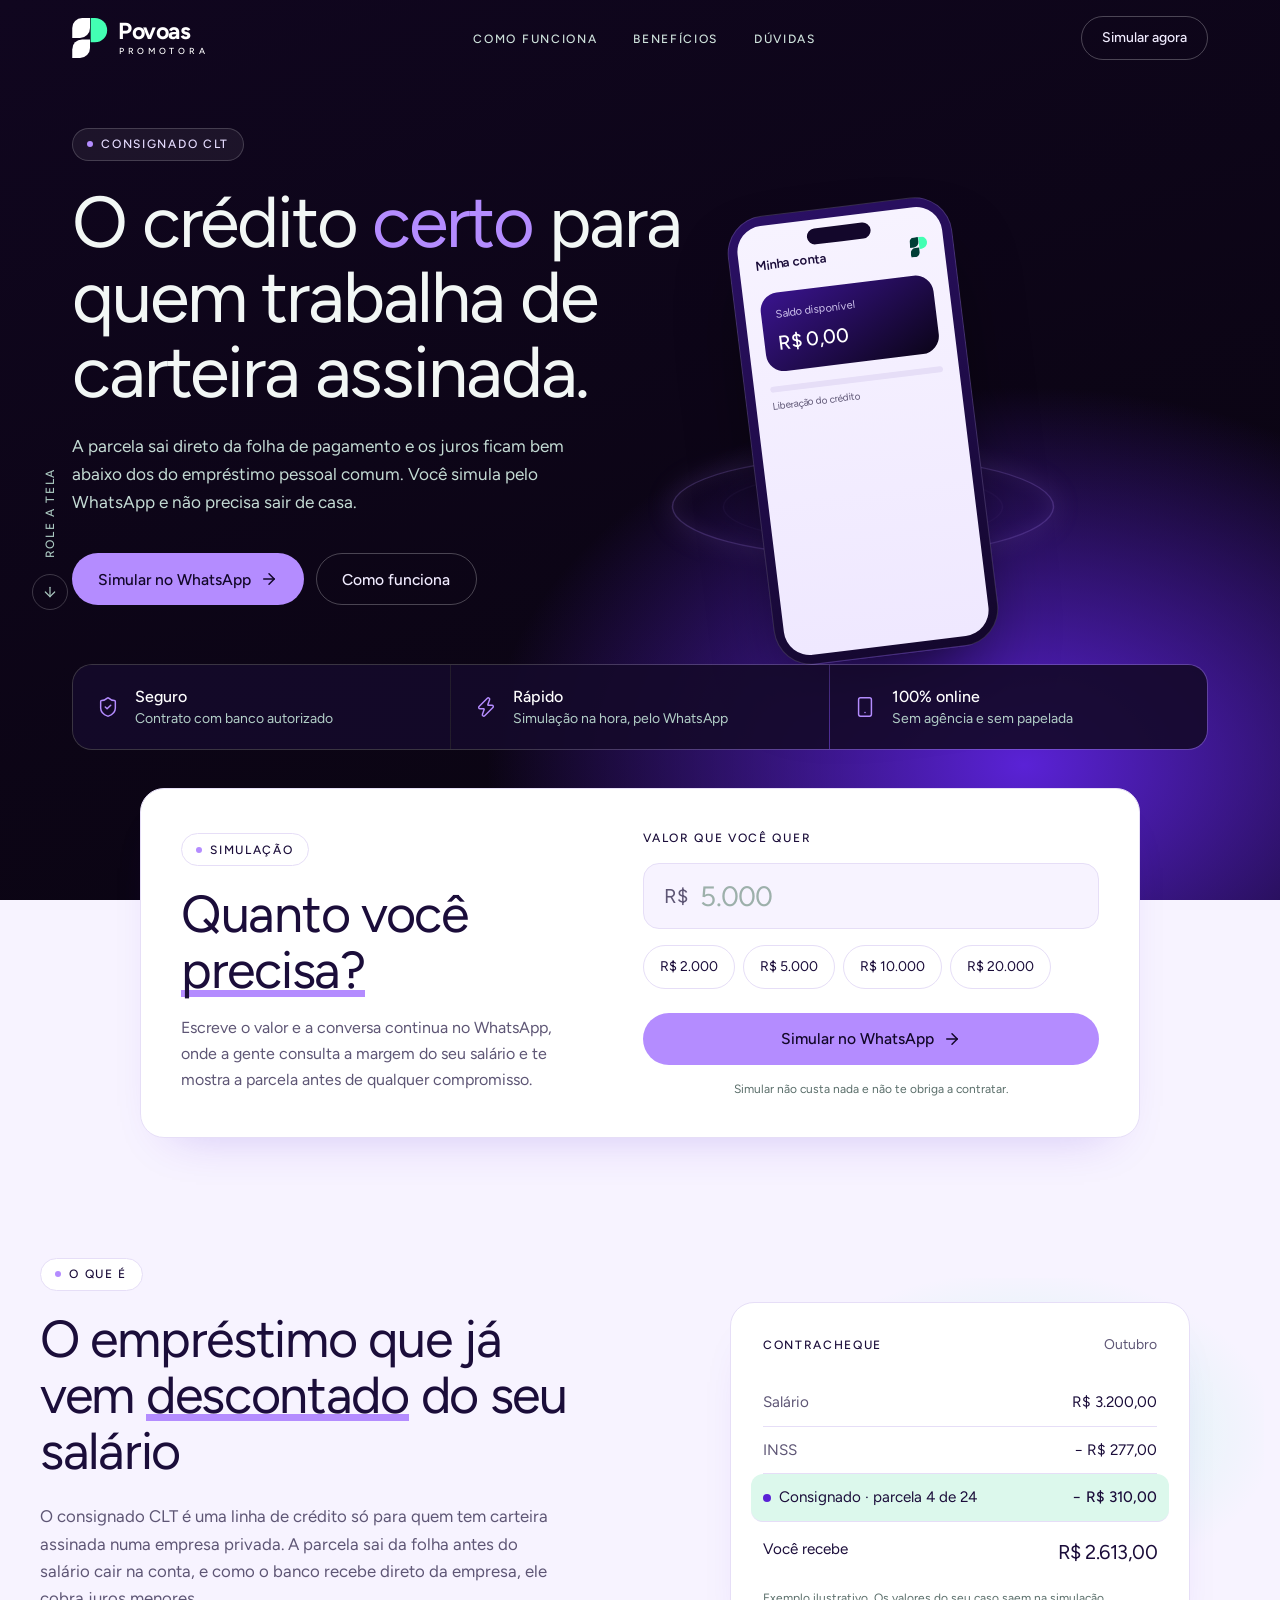
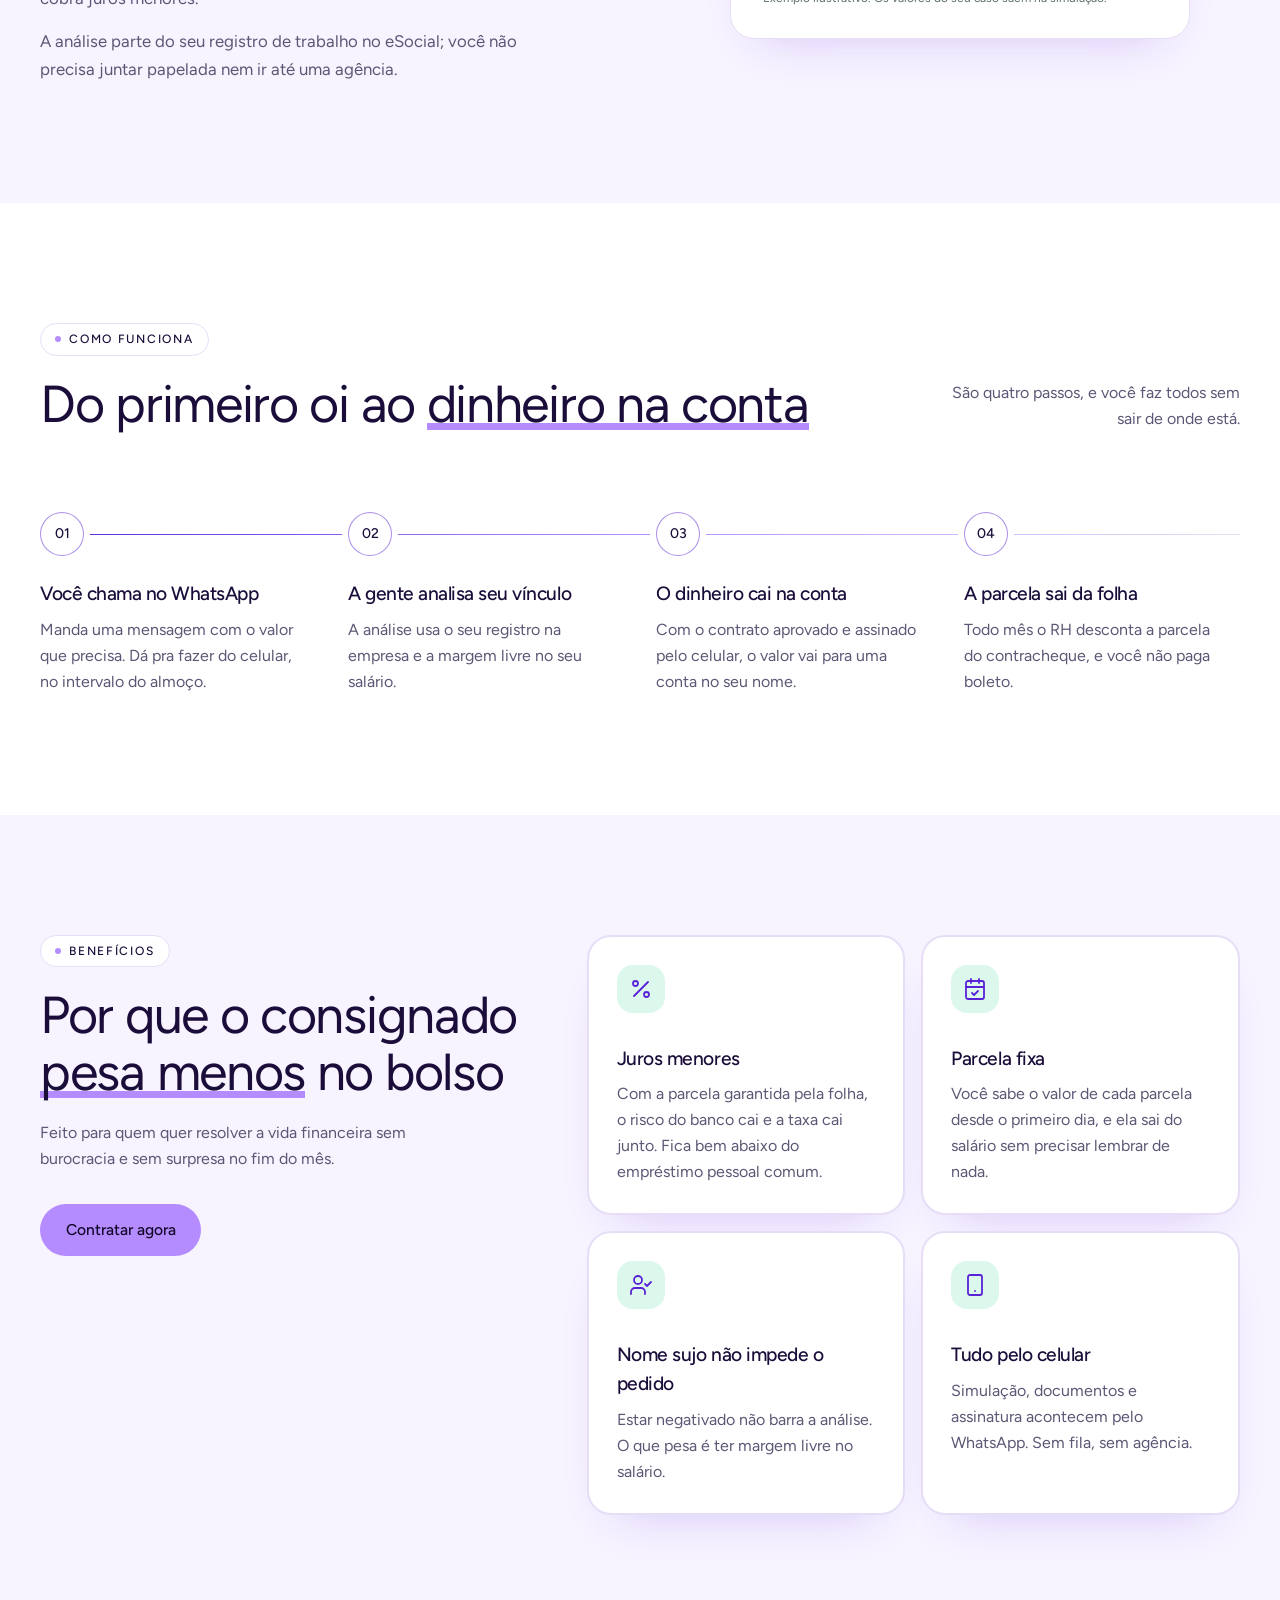
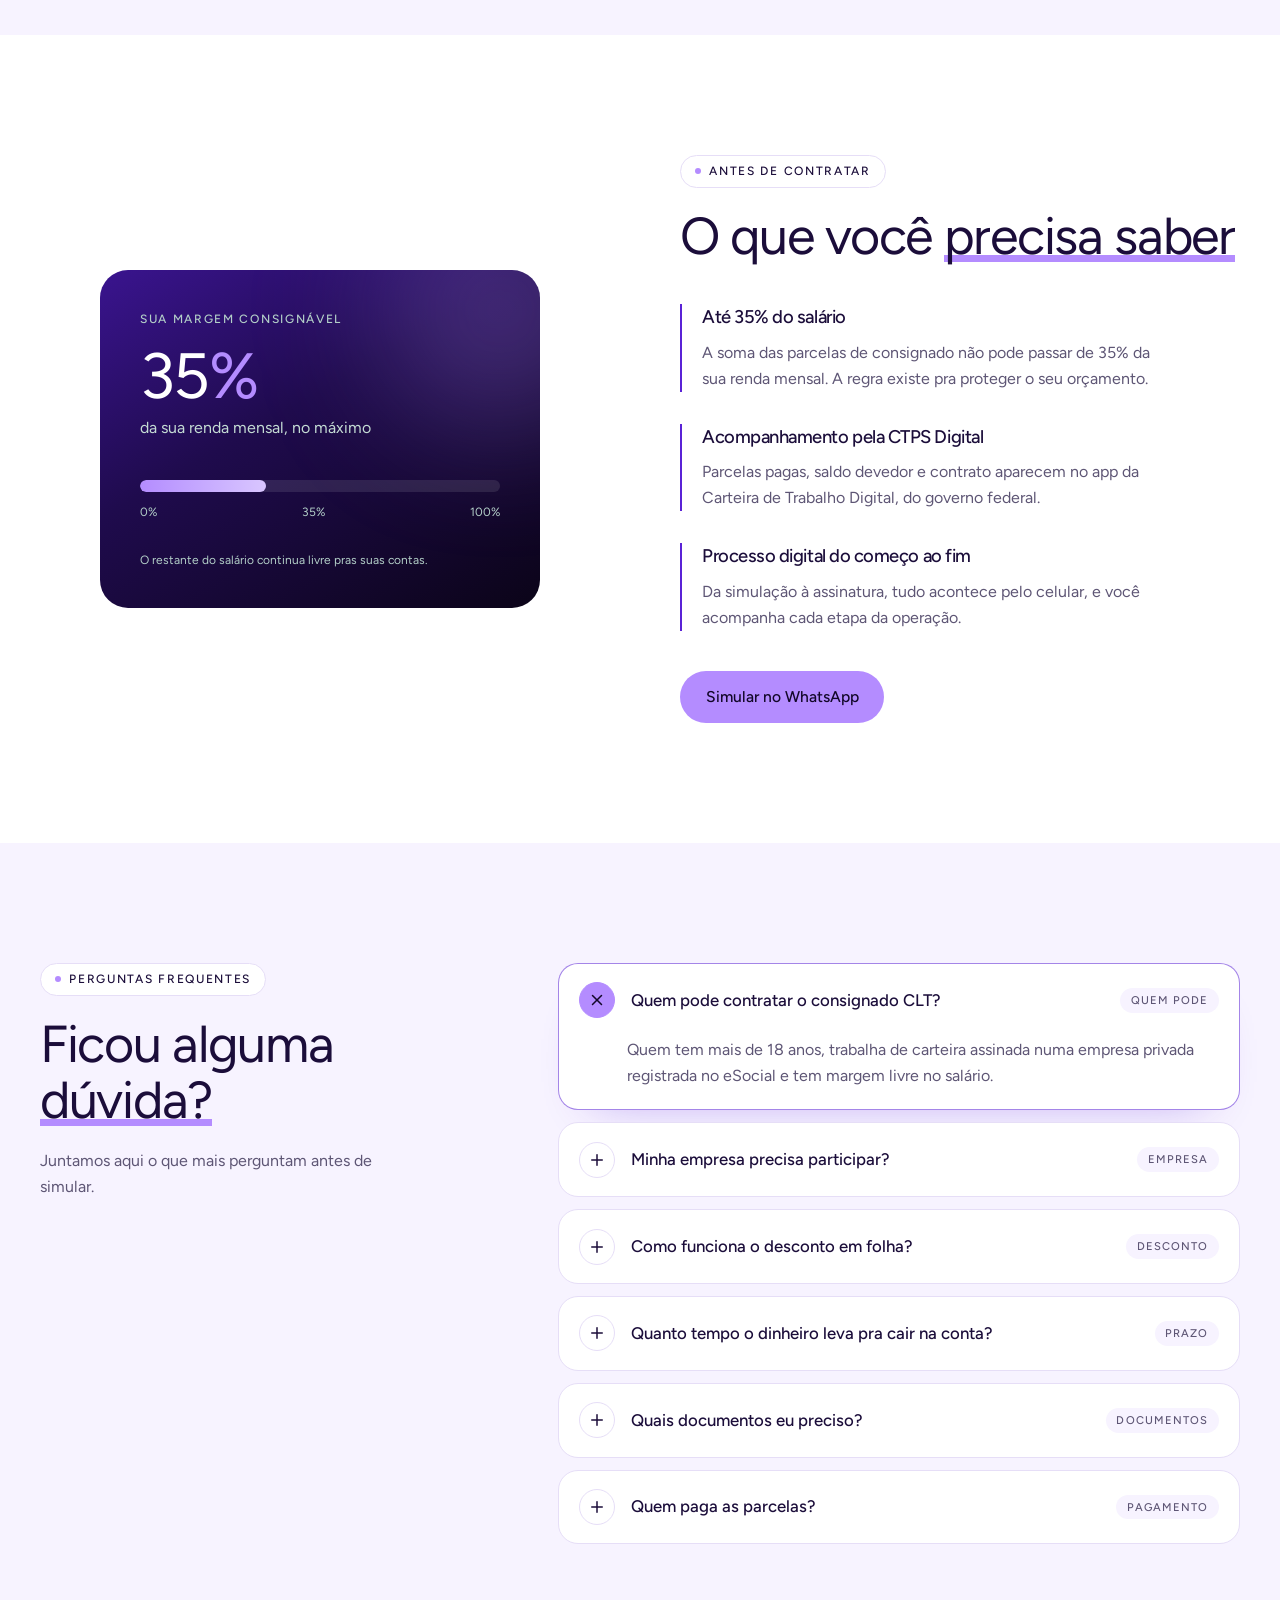
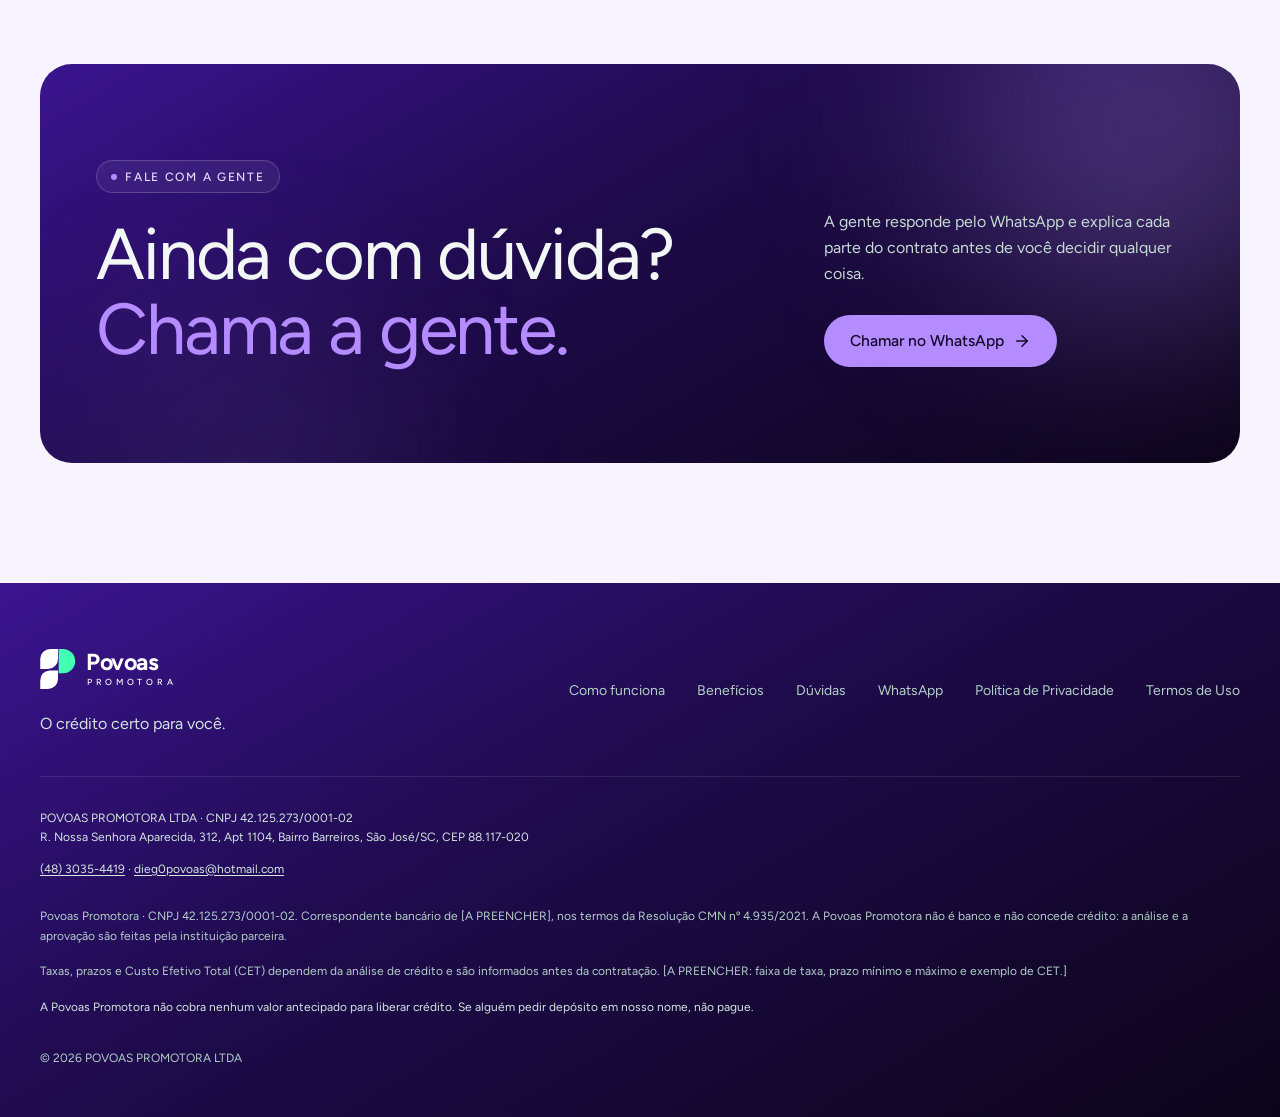
<file: index.html.html>
<!DOCTYPE html>
<html lang="pt-BR" class="no-js">
<head>
<meta charset="utf-8">
<meta name="viewport" content="width=device-width, initial-scale=1">
<title>Consignado CLT com desconto em folha | Povoas Promotora</title>
<meta name="description" content="Crédito consignado para quem trabalha de carteira assinada. Parcela descontada direto na folha e juros menores. Simule pelo WhatsApp.">
<link rel="canonical" href="https://povoaspromotora.com.br/">
<meta name="theme-color" content="#003E36">
<link rel="icon" href="favicon.svg" type="image/svg+xml">
<link rel="icon" href="favicon-32.png" sizes="32x32" type="image/png">
<link rel="apple-touch-icon" href="apple-touch-icon.png">
<meta property="og:type" content="website">
<meta property="og:locale" content="pt_BR">
<meta property="og:site_name" content="Povoas Promotora">
<meta property="og:title" content="Consignado CLT com desconto em folha | Povoas Promotora">
<meta property="og:description" content="Crédito consignado para quem trabalha de carteira assinada. Parcela descontada direto na folha e juros menores. Simule pelo WhatsApp.">
<meta property="og:url" content="https://povoaspromotora.com.br/">
<meta property="og:image" content="https://povoaspromotora.com.br/og-image.png">
<meta property="og:image:width" content="1200">
<meta property="og:image:height" content="630">
<meta name="twitter:card" content="summary_large_image">
<script>document.documentElement.classList.remove("no-js");</script>
<link rel="preconnect" href="https://fonts.googleapis.com">
<link rel="preconnect" href="https://fonts.gstatic.com" crossorigin>
<link href="https://fonts.googleapis.com/css2?family=Figtree:wght@400;500;600;700&display=swap" rel="stylesheet">
<link rel="stylesheet" href="site.css">
<script type="application/ld+json">{"@context":"https://schema.org","@type":"Organization","name":"POVOAS PROMOTORA","legalName":"POVOAS PROMOTORA LTDA","url":"https://povoaspromotora.com.br/","taxID":"42.125.273/0001-02","telephone":"+55 48 3035-4419","email":"dieg0povoas@hotmail.com","address":{"@type":"PostalAddress","streetAddress":"R. Nossa Senhora Aparecida, 312, Apt 1104, Bairro Barreiros","addressLocality":"São José","addressRegion":"SC","postalCode":"88.117-020","addressCountry":"BR"}}</script>
</head>
<body>
<svg width="0" height="0" style="position:absolute" aria-hidden="true" focusable="false">
  <defs>
    <symbol id="pv-mark" viewBox="0 0 100 112">
      <path d="M52 0H64A34 34 0 0 1 64 68H52Z" fill="#43FFB3"/>
      <path d="M0 56V28A28 28 0 0 1 28 0H50V28A28 28 0 0 1 22 56Z" style="fill:var(--leaf, #003E36)"/>
      <path d="M0 112V88A28 28 0 0 1 28 60H50V84A28 28 0 0 1 22 112Z" style="fill:var(--leaf, #003E36)"/>
    </symbol>
  </defs>
</svg>

<header id="cabecalho" class="fixed inset-x-0 top-0 z-50 transition-colors duration-500">
  <div class="mx-auto flex h-[76px] max-w-[1200px] items-center justify-between px-5 md:px-8">
    <a href="#topo" aria-label="Povoas Promotora, voltar ao topo" class="flex min-h-[44px] items-center gap-2.5 text-white [--leaf:#fff]">
      <svg viewBox="0 0 100 112" class="h-9 w-8 md:h-10 md:w-9" aria-hidden="true"><use href="#pv-mark"/></svg>
      <span class="flex flex-col leading-none"><b class="text-[1.45rem] font-bold tracking-[-0.02em]">Povoas</b><small class="mt-1 pl-px text-[0.55rem] font-medium tracking-[0.42em]">PROMOTORA</small></span>
    </a>
    <nav aria-label="Principal" class="hidden md:block">
      <ul class="flex items-center gap-9">
        <li><a href="#como-funciona" class="rotulo text-[#cfe2dc] transition-colors hover:text-white">Como funciona</a></li>
        <li><a href="#beneficios" class="rotulo text-[#cfe2dc] transition-colors hover:text-white">Benefícios</a></li>
        <li><a href="#duvidas" class="rotulo text-[#cfe2dc] transition-colors hover:text-white">Dúvidas</a></li>
      </ul>
    </nav>
    <a href="https://wa.me/554830354419?text=Oi!%20Quero%20simular%20um%20consignado%20CLT." target="_blank" rel="noopener" class="botao botao-contorno min-h-[44px] px-5 text-sm">Simular agora</a>
  </div>
</header>
<script type="module">var e=document.getElementById(`cabecalho`),t=()=>e.classList.toggle(`rolou`,window.scrollY>24);t(),window.addEventListener(`scroll`,t,{passive:!0});</script>

<main>
<!--
  Topo com cena guiada pela rolagem.
  Desktop: a seção tem 240vh e o palco fica preso (sticky) enquanto a cena avança.
  Celular: sem prender a tela; a cena avança conforme ela passa pela tela.
  Com "reduzir movimento" ligado, não prende e a cena fica parada no quadro final.
-->
<section id="topo" data-topo class="fundo-topo relative bg-noite text-white motion-safe:lg:h-[240vh]">
  <div class="palco relative isolate flex flex-col overflow-hidden pb-36 md:pb-44 lg:min-h-[max(100vh,860px)] lg:pb-[150px] motion-safe:lg:sticky motion-safe:lg:top-[min(0px,calc(100vh_-_860px))]">
    <div class="video-caixa pointer-events-none relative order-2 mt-4 h-[440px] sm:h-[480px] lg:absolute lg:inset-y-0 lg:right-0 lg:mt-0 lg:h-auto lg:w-[74%]">
      <div class="cena" data-cena role="img" aria-label="Celular recebe a notificação da Povoas Promotora de que o crédito caiu na conta">
        <div class="cena-fundo"></div>
        <span class="faisca" style="left:22%;top:30%;animation-delay:.2s"></span>
        <span class="faisca" style="left:80%;top:22%;animation-delay:1.1s"></span>
        <span class="faisca" style="left:86%;top:64%;animation-delay:.6s"></span>
        <span class="faisca" style="left:30%;top:72%;animation-delay:1.7s"></span>
        <div class="cena-palco">
          <div class="cena-feixe"></div>
          <div class="cena-anel"></div>
          <div class="cena-anel dois"></div>
          <div class="celular">
            <div class="tela">
              <div class="tela-topo">
                <b>Minha conta</b>
                <svg viewBox="0 0 100 112" width="18" height="20" aria-hidden="true"><use href="#pv-mark"/></svg>
              </div>
              <div class="tela-saldo">
                <small>Saldo disponível</small>
                <strong data-saldo>R$ 0,00</strong>
              </div>
              <div class="tela-barra"><span></span></div>
              <p class="tela-rotulo">Liberação do crédito</p>
              <div class="tela-linha">
                <i><svg xmlns="http://www.w3.org/2000/svg" width="16" height="16" viewBox="0 0 24 24" fill="none" stroke="currentColor" stroke-width="1.8" stroke-linecap="round" stroke-linejoin="round" class="" aria-hidden="true"><path d="M12 5v14"/><path d="m19 12-7 7-7-7"/></svg></i>
                <span>Crédito recebido<em>+ R$ 5.000,00</em></span>
              </div>
            </div>
          </div>
          <div class="aviso">
            <svg viewBox="0 0 100 112" aria-hidden="true" style="--leaf:#fff"><use href="#pv-mark"/></svg>
            <span><b>Povoas Promotora</b><small>O seu crédito caiu na conta.</small></span>
          </div>
        </div>
      </div>
    </div>


    <div class="relative order-1 mx-auto w-full max-w-[1200px] px-5 pt-32 md:px-8 md:pt-40 lg:pt-[128px]">
      <div class="max-w-[620px] lg:max-w-[540px] xl:max-w-[620px]">
        <span class="pilula pilula-escura rotulo entrada">Consignado CLT</span>
        <h1 class="titulo-1 mt-6 text-[#f2f7f5]"><span class="gs" aria-label="O crédito certo para quem trabalha de carteira assinada." role="text"><span><span class="gs-palavra" aria-hidden="true"><span class="gs-char" style="animation-delay:150ms">O</span></span> <span class="gs-palavra" aria-hidden="true"><span class="gs-char" style="animation-delay:178ms">c</span><span class="gs-char" style="animation-delay:206ms">r</span><span class="gs-char" style="animation-delay:234ms">é</span><span class="gs-char" style="animation-delay:262ms">d</span><span class="gs-char" style="animation-delay:290ms">i</span><span class="gs-char" style="animation-delay:318ms">t</span><span class="gs-char" style="animation-delay:346ms">o</span></span> </span><span class="text-verde"><span class="gs-palavra" aria-hidden="true"><span class="gs-char" style="animation-delay:374ms">c</span><span class="gs-char" style="animation-delay:402ms">e</span><span class="gs-char" style="animation-delay:430ms">r</span><span class="gs-char" style="animation-delay:458ms">t</span><span class="gs-char" style="animation-delay:486ms">o</span></span></span><span> <span class="gs-palavra" aria-hidden="true"><span class="gs-char" style="animation-delay:514ms">p</span><span class="gs-char" style="animation-delay:542ms">a</span><span class="gs-char" style="animation-delay:570ms">r</span><span class="gs-char" style="animation-delay:598ms">a</span></span> <span class="gs-palavra" aria-hidden="true"><span class="gs-char" style="animation-delay:626ms">q</span><span class="gs-char" style="animation-delay:654ms">u</span><span class="gs-char" style="animation-delay:682ms">e</span><span class="gs-char" style="animation-delay:710ms">m</span></span> <span class="gs-palavra" aria-hidden="true"><span class="gs-char" style="animation-delay:738ms">t</span><span class="gs-char" style="animation-delay:766ms">r</span><span class="gs-char" style="animation-delay:794ms">a</span><span class="gs-char" style="animation-delay:822ms">b</span><span class="gs-char" style="animation-delay:850ms">a</span><span class="gs-char" style="animation-delay:878ms">l</span><span class="gs-char" style="animation-delay:906ms">h</span><span class="gs-char" style="animation-delay:934ms">a</span></span> <span class="gs-palavra" aria-hidden="true"><span class="gs-char" style="animation-delay:962ms">d</span><span class="gs-char" style="animation-delay:990ms">e</span></span> <span class="gs-palavra" aria-hidden="true"><span class="gs-char" style="animation-delay:1018ms">c</span><span class="gs-char" style="animation-delay:1046ms">a</span><span class="gs-char" style="animation-delay:1074ms">r</span><span class="gs-char" style="animation-delay:1102ms">t</span><span class="gs-char" style="animation-delay:1130ms">e</span><span class="gs-char" style="animation-delay:1158ms">i</span><span class="gs-char" style="animation-delay:1186ms">r</span><span class="gs-char" style="animation-delay:1214ms">a</span></span> <span class="gs-palavra" aria-hidden="true"><span class="gs-char" style="animation-delay:1242ms">a</span><span class="gs-char" style="animation-delay:1270ms">s</span><span class="gs-char" style="animation-delay:1298ms">s</span><span class="gs-char" style="animation-delay:1326ms">i</span><span class="gs-char" style="animation-delay:1354ms">n</span><span class="gs-char" style="animation-delay:1382ms">a</span><span class="gs-char" style="animation-delay:1410ms">d</span><span class="gs-char" style="animation-delay:1438ms">a</span><span class="gs-char" style="animation-delay:1466ms">.</span></span></span></span></h1>
        <p class="entrada mt-6 max-w-[500px] text-[1.075rem] leading-relaxed text-[#c4dbd4]" style="--atraso:1100ms">A parcela sai direto da folha de pagamento e os juros ficam bem abaixo dos do empréstimo pessoal comum. Você simula pelo WhatsApp e não precisa sair de casa.</p>
        <div class="entrada mt-9 flex flex-wrap gap-3" style="--atraso:1250ms">
          <a href="https://wa.me/554830354419?text=Oi!%20Quero%20simular%20um%20consignado%20CLT." target="_blank" rel="noopener" class="botao botao-verde">Simular no WhatsApp <svg xmlns="http://www.w3.org/2000/svg" width="18" height="18" viewBox="0 0 24 24" fill="none" stroke="currentColor" stroke-width="2" stroke-linecap="round" stroke-linejoin="round" class="" aria-hidden="true"><path d="M5 12h14"/><path d="m12 5 7 7-7 7"/></svg></a>
          <a href="#como-funciona" class="botao botao-contorno">Como funciona</a>
        </div>
      </div>
    </div>

    <div class="card-final pointer-events-none absolute bottom-[300px] right-8 hidden w-[260px] lg:block xl:right-16" aria-hidden="true">
      <div class="vidro flutuar rounded-[20px] p-5">
        <div class="flex items-center gap-3">
          <span class="grid h-9 w-9 place-items-center rounded-full bg-verde text-noite"><svg xmlns="http://www.w3.org/2000/svg" width="18" height="18" viewBox="0 0 24 24" fill="none" stroke="currentColor" stroke-width="2.4" stroke-linecap="round" stroke-linejoin="round" class="" aria-hidden="true"><path d="M20 6 9 17l-5-5"/></svg></span>
          <span class="rotulo text-[#d3f5e8]">Parcela de outubro</span>
        </div>
        <p class="mt-4 text-[1.35rem] leading-tight tracking-tight text-white">Descontada direto na folha</p>
        <p class="mt-1 text-sm text-[#b3cfc8]">Sem boleto pra lembrar</p>
      </div>
    </div>

    <div class="dica-rolar pointer-events-none absolute bottom-[290px] left-8 hidden flex-col items-center gap-4 text-[#a9c7bf] xl:flex" aria-hidden="true">
      <span class="rotulo [writing-mode:vertical-rl] rotate-180">Role a tela</span>
      <span class="grid h-9 w-9 place-items-center rounded-full border border-white/20"><svg xmlns="http://www.w3.org/2000/svg" width="16" height="16" viewBox="0 0 24 24" fill="none" stroke="currentColor" stroke-width="1.8" stroke-linecap="round" stroke-linejoin="round" class="" aria-hidden="true"><path d="M12 5v14"/><path d="m19 12-7 7-7-7"/></svg></span>
    </div>

    <div class="relative order-3 mx-auto mt-10 w-full max-w-[1200px] px-5 md:px-8 lg:mt-auto lg:pt-14">
      <ul class="grid gap-px overflow-hidden rounded-[20px] border border-white/10 bg-white/10 sm:grid-cols-3">
        <li class="entrada flex items-center gap-4 bg-noite/90 px-6 py-5" style="--atraso:1400ms"><svg xmlns="http://www.w3.org/2000/svg" width="22" height="22" viewBox="0 0 24 24" fill="none" stroke="currentColor" stroke-width="1.6" stroke-linecap="round" stroke-linejoin="round" class="flex-none text-verde" aria-hidden="true"><path d="M20 13c0 5-3.5 7.5-7.66 8.95a1 1 0 0 1-.67-.01C7.5 20.5 4 18 4 13V6a1 1 0 0 1 1-1c2 0 4.5-1.2 6.24-2.72a1.17 1.17 0 0 1 1.52 0C14.51 3.81 17 5 19 5a1 1 0 0 1 1 1z"/><path d="m9 12 2 2 4-4"/></svg><div><p class="font-medium text-white">Seguro</p><p class="text-sm text-[#b3cfc8]">Contrato com banco autorizado</p></div></li>
        <li class="entrada flex items-center gap-4 bg-noite/90 px-6 py-5" style="--atraso:1520ms"><svg xmlns="http://www.w3.org/2000/svg" width="22" height="22" viewBox="0 0 24 24" fill="none" stroke="currentColor" stroke-width="1.6" stroke-linecap="round" stroke-linejoin="round" class="flex-none text-verde" aria-hidden="true"><path d="M15.914 4a1.5 1.5 0 00-2.474-1.561l-9 9A1.5 1.5 0 005.5 14h4.002a.5.5 0 01.471.666L8.086 20a1.5 1.5 0 002.475 1.56l9-9A1.5 1.5 0 0018.5 10h-3.997a.5.5 0 01-.472-.667z"/></svg><div><p class="font-medium text-white">Rápido</p><p class="text-sm text-[#b3cfc8]">Simulação na hora, pelo WhatsApp</p></div></li>
        <li class="entrada flex items-center gap-4 bg-noite/90 px-6 py-5" style="--atraso:1640ms"><svg xmlns="http://www.w3.org/2000/svg" width="22" height="22" viewBox="0 0 24 24" fill="none" stroke="currentColor" stroke-width="1.6" stroke-linecap="round" stroke-linejoin="round" class="flex-none text-verde" aria-hidden="true"><rect width="14" height="20" x="5" y="2" rx="2" ry="2"/><path d="M12 18h.01"/></svg><div><p class="font-medium text-white">100% online</p><p class="text-sm text-[#b3cfc8]">Sem agência e sem papelada</p></div></li>
      </ul>
    </div>
  </div>
</section>
<script type="module">var e=document.querySelector(`[data-topo]`),t=e.querySelector(`.video-caixa`),n=e.querySelector(`[data-cena]`),s0=n.querySelector(`[data-saldo]`),r=matchMedia(`(min-width: 1024px)`),i=matchMedia(`(prefers-reduced-motion: reduce)`),o=0,s=0,c=!1,l=e=>Math.min(1,Math.max(0,e)),fm=v=>`R$ `+v.toLocaleString(`pt-BR`,{minimumFractionDigits:2,maximumFractionDigits:2});function u(){if(r.matches){let t=e.offsetHeight-innerHeight;return t>0?l(-e.getBoundingClientRect().top/t):0}let n=t.getBoundingClientRect().bottom+scrollY-innerHeight*.4;return n>0?l(scrollY/n):1}function pinta(p){n.style.setProperty(`--p`,p.toFixed(4));s0.textContent=fm(Math.round(5e3*l((p-.4)/.4)))}function d(){s+=(o-s)*.14,Math.abs(o-s)<.002&&(s=o),pinta(s),s!==o?requestAnimationFrame(d):c=!1}function f(){let t=u();e.classList.toggle(`fim`,t>.7),e.classList.toggle(`rolou`,t>.04),i.matches||(o=t,c||(c=!0,requestAnimationFrame(d)))}i.matches?(pinta(1),e.classList.add(`fim`)):f(),addEventListener(`scroll`,f,{passive:!0}),addEventListener(`resize`,f);</script>

<section id="simular" class="relative z-10 -mt-24 px-5 md:-mt-28 md:px-8">
  <div class="card mx-auto grid max-w-[1000px] gap-8 p-6 sm:p-10 md:grid-cols-[1fr_1.1fr] md:items-center md:gap-12" data-revelar>
    <div>
      <span class="pilula rotulo">Simulação</span>
      <h2 class="titulo-2 mt-5">Quanto você <span class="marca">precisa?</span></h2>
      <p class="mt-4 max-w-[380px] leading-relaxed">Escreve o valor e a conversa continua no WhatsApp, onde a gente consulta a margem do seu salário e te mostra a parcela antes de qualquer compromisso.</p>
    </div>
    <form id="form-simular" class="grid gap-4" data-base="https://wa.me/554830354419?text=">
      <label for="valor" class="rotulo text-tinta">Valor que você quer</label>
      <div class="flex items-center rounded-2xl border border-linha bg-papel px-5 focus-within:border-verde-escuro">
        <span class="text-xl text-cinza">R$</span>
        <input id="valor" name="valor" inputmode="numeric" autocomplete="off" placeholder="5.000" class="h-16 w-full bg-transparent px-3 text-[1.75rem] tracking-tight text-tinta outline-none placeholder:text-[#9db0ab]">
      </div>
      <div class="flex flex-wrap gap-2" role="group" aria-label="Valores sugeridos">
        <button type="button" data-sugestao="2000" class="min-h-[44px] rounded-full border border-linha px-4 text-sm text-tinta transition-colors hover:border-verde-escuro">R$ 2.000</button>
        <button type="button" data-sugestao="5000" class="min-h-[44px] rounded-full border border-linha px-4 text-sm text-tinta transition-colors hover:border-verde-escuro">R$ 5.000</button>
        <button type="button" data-sugestao="10000" class="min-h-[44px] rounded-full border border-linha px-4 text-sm text-tinta transition-colors hover:border-verde-escuro">R$ 10.000</button>
        <button type="button" data-sugestao="20000" class="min-h-[44px] rounded-full border border-linha px-4 text-sm text-tinta transition-colors hover:border-verde-escuro">R$ 20.000</button>
      </div>
      <button type="submit" class="botao botao-verde mt-2 w-full">Simular no WhatsApp <svg xmlns="http://www.w3.org/2000/svg" width="18" height="18" viewBox="0 0 24 24" fill="none" stroke="currentColor" stroke-width="2" stroke-linecap="round" stroke-linejoin="round" class="" aria-hidden="true"><path d="M5 12h14"/><path d="m12 5 7 7-7 7"/></svg></button>
      <p class="text-center text-xs text-[#5a6e6a]">Simular não custa nada e não te obriga a contratar.</p>
    </form>
  </div>
</section>
<script type="module">var e=document.getElementById(`form-simular`),t=e.querySelector(`#valor`),n=e.dataset.base.split(`?`)[0],r=e=>e?Number(e).toLocaleString(`pt-BR`):``;t.addEventListener(`input`,()=>{t.value=r(t.value.replace(/\D/g,``).slice(0,7))}),e.querySelectorAll(`[data-sugestao]`).forEach(e=>e.addEventListener(`click`,()=>{t.value=r(e.dataset.sugestao),t.focus()})),e.addEventListener(`submit`,e=>{e.preventDefault();let r=t.value.trim(),i=r?`Oi! Quero simular um consignado CLT de R$ ${r}.`:`Oi! Quero simular um consignado CLT.`;window.open(`${n}?text=${encodeURIComponent(i)}`,`_blank`,`noopener`)});</script>

<section id="o-que-e" class="px-5 py-[72px] md:px-8 md:py-[120px]">
  <div class="mx-auto grid max-w-[1200px] items-center gap-14 lg:grid-cols-2 lg:gap-20">
    <div data-revelar>
      <span class="pilula rotulo">O que é</span>
      <h2 class="titulo-2 mt-5 max-w-[540px]">O empréstimo que já vem <span class="marca">descontado</span> do seu salário</h2>
      <p class="mt-6 max-w-[520px] text-[1.05rem] leading-relaxed">O consignado CLT é uma linha de crédito só para quem tem carteira assinada numa empresa privada. A parcela sai da folha antes do salário cair na conta, e como o banco recebe direto da empresa, ele cobra juros menores.</p>
      <p class="mt-4 max-w-[520px] text-[1.05rem] leading-relaxed">A análise parte do seu registro de trabalho no eSocial; você não precisa juntar papelada nem ir até uma agência.</p>
    </div>
    <div class="relative" data-revelar="150">
      <div class="absolute -inset-6 -z-10 rounded-[40px] bg-[radial-gradient(60%_60%_at_60%_40%,rgb(67_255_179/0.22),transparent_70%)]" aria-hidden="true"></div>
      <figure class="card mx-auto max-w-[460px] p-7 sm:p-8">
        <div class="flex items-center justify-between"><p class="rotulo text-tinta">Contracheque</p><p class="text-sm">Outubro</p></div>
        <dl class="mt-6 divide-y divide-linha text-[0.95rem]">
          <div class="flex justify-between py-3"><dt>Salário</dt><dd class="text-tinta">R$ 3.200,00</dd></div>
          <div class="flex justify-between py-3"><dt>INSS</dt><dd class="text-tinta">− R$ 277,00</dd></div>
          <div class="-mx-3 flex items-center justify-between rounded-xl bg-[#dcf8ec] px-3 py-3"><dt class="flex items-center gap-2 text-tinta"><span class="h-2 w-2 rounded-full bg-verde-escuro"></span>Consignado · parcela 4 de 24</dt><dd class="font-medium text-tinta">− R$ 310,00</dd></div>
          <div class="flex justify-between pt-4"><dt class="text-tinta">Você recebe</dt><dd class="text-xl tracking-tight text-tinta">R$ 2.613,00</dd></div>
        </dl>
        <figcaption class="mt-6 text-xs text-[#5a6e6a]">Exemplo ilustrativo. Os valores do seu caso saem na simulação.</figcaption>
      </figure>
    </div>
  </div>
</section>

<section id="como-funciona" class="bg-white px-5 py-[72px] md:px-8 md:py-[120px]">
  <div class="mx-auto max-w-[1200px]">
    <div class="flex flex-col gap-5 md:flex-row md:items-end md:justify-between" data-revelar>
      <div><span class="pilula rotulo">Como funciona</span><h2 class="titulo-2 mt-5">Do primeiro oi ao <span class="marca">dinheiro na conta</span></h2></div>
      <p class="max-w-[300px] leading-relaxed md:text-right">São quatro passos, e você faz todos sem sair de onde está.</p>
    </div>
    <ol class="relative mt-14 grid gap-10 md:mt-20 md:grid-cols-4 md:gap-8" data-revelar>
      <span class="trilho absolute left-0 right-0 top-[22px] hidden h-px bg-gradient-to-r from-verde-escuro via-verde to-linha md:block" aria-hidden="true"></span>
      <li class="relative" data-revelar="200"><span class="relative grid h-11 w-11 place-items-center rounded-full border border-verde-escuro/50 bg-white text-sm font-medium text-tinta shadow-[0_0_0_6px_white]">01</span><h3 class="mt-6 text-[1.2rem] font-medium tracking-tight text-tinta">Você chama no WhatsApp</h3><p class="mt-2 max-w-[260px] leading-relaxed">Manda uma mensagem com o valor que precisa. Dá pra fazer do celular, no intervalo do almoço.</p></li>
      <li class="relative" data-revelar="360"><span class="relative grid h-11 w-11 place-items-center rounded-full border border-verde-escuro/50 bg-white text-sm font-medium text-tinta shadow-[0_0_0_6px_white]">02</span><h3 class="mt-6 text-[1.2rem] font-medium tracking-tight text-tinta">A gente analisa seu vínculo</h3><p class="mt-2 max-w-[260px] leading-relaxed">A análise usa o seu registro na empresa e a margem livre no seu salário.</p></li>
      <li class="relative" data-revelar="520"><span class="relative grid h-11 w-11 place-items-center rounded-full border border-verde-escuro/50 bg-white text-sm font-medium text-tinta shadow-[0_0_0_6px_white]">03</span><h3 class="mt-6 text-[1.2rem] font-medium tracking-tight text-tinta">O dinheiro cai na conta</h3><p class="mt-2 max-w-[260px] leading-relaxed">Com o contrato aprovado e assinado pelo celular, o valor vai para uma conta no seu nome.</p></li>
      <li class="relative" data-revelar="680"><span class="relative grid h-11 w-11 place-items-center rounded-full border border-verde-escuro/50 bg-white text-sm font-medium text-tinta shadow-[0_0_0_6px_white]">04</span><h3 class="mt-6 text-[1.2rem] font-medium tracking-tight text-tinta">A parcela sai da folha</h3><p class="mt-2 max-w-[260px] leading-relaxed">Todo mês o RH desconta a parcela do contracheque, e você não paga boleto.</p></li>
    </ol>
  </div>
</section>

<section id="beneficios" class="px-5 py-[72px] md:px-8 md:py-[120px]">
  <div class="mx-auto grid max-w-[1200px] gap-12 lg:grid-cols-[0.85fr_1.15fr] lg:gap-16">
    <div class="lg:sticky lg:top-32 lg:self-start" data-revelar>
      <span class="pilula rotulo">Benefícios</span>
      <h2 class="titulo-2 mt-5">Por que o consignado <span class="marca">pesa menos</span> no bolso</h2>
      <p class="mt-5 max-w-[400px] leading-relaxed">Feito para quem quer resolver a vida financeira sem burocracia e sem surpresa no fim do mês.</p>
      <a href="https://wa.me/554830354419?text=Oi!%20Quero%20simular%20um%20consignado%20CLT." target="_blank" rel="noopener" class="botao botao-verde mt-8">Contratar agora</a>
    </div>
    <ul class="grid gap-4 sm:grid-cols-2">
      <li class="flex" data-revelar="0"><div data-glow class="spot group w-full p-7" style="--base:155;--spread:24;--radius:24"><div data-glow aria-hidden="true"></div><span class="grid h-12 w-12 place-items-center rounded-2xl bg-[#dcf8ec] text-verde-escuro transition-colors duration-500 group-hover:bg-verde group-hover:text-noite"><svg xmlns="http://www.w3.org/2000/svg" width="24" height="24" viewBox="0 0 24 24" fill="none" stroke="currentColor" stroke-width="1.8" stroke-linecap="round" stroke-linejoin="round" class="" aria-hidden="true"><line x1="19" x2="5" y1="5" y2="19"/><circle cx="6.5" cy="6.5" r="2.5"/><circle cx="17.5" cy="17.5" r="2.5"/></svg></span><h3 class="mt-8 text-[1.2rem] font-medium tracking-tight text-tinta">Juros menores</h3><p class="mt-2 leading-relaxed">Com a parcela garantida pela folha, o risco do banco cai e a taxa cai junto. Fica bem abaixo do empréstimo pessoal comum.</p></div></li>
      <li class="flex" data-revelar="120"><div data-glow class="spot group w-full p-7" style="--base:155;--spread:24;--radius:24"><div data-glow aria-hidden="true"></div><span class="grid h-12 w-12 place-items-center rounded-2xl bg-[#dcf8ec] text-verde-escuro transition-colors duration-500 group-hover:bg-verde group-hover:text-noite"><svg xmlns="http://www.w3.org/2000/svg" width="24" height="24" viewBox="0 0 24 24" fill="none" stroke="currentColor" stroke-width="1.8" stroke-linecap="round" stroke-linejoin="round" class="" aria-hidden="true"><path d="M8 2v4"/><path d="M16 2v4"/><rect width="18" height="18" x="3" y="4" rx="2"/><path d="M3 10h18"/><path d="m9 16 2 2 4-4"/></svg></span><h3 class="mt-8 text-[1.2rem] font-medium tracking-tight text-tinta">Parcela fixa</h3><p class="mt-2 leading-relaxed">Você sabe o valor de cada parcela desde o primeiro dia, e ela sai do salário sem precisar lembrar de nada.</p></div></li>
      <li class="flex" data-revelar="240"><div data-glow class="spot group w-full p-7" style="--base:155;--spread:24;--radius:24"><div data-glow aria-hidden="true"></div><span class="grid h-12 w-12 place-items-center rounded-2xl bg-[#dcf8ec] text-verde-escuro transition-colors duration-500 group-hover:bg-verde group-hover:text-noite"><svg xmlns="http://www.w3.org/2000/svg" width="24" height="24" viewBox="0 0 24 24" fill="none" stroke="currentColor" stroke-width="1.8" stroke-linecap="round" stroke-linejoin="round" class="" aria-hidden="true"><path d="M16 21v-2a4 4 0 0 0-4-4H6a4 4 0 0 0-4 4v2"/><circle cx="9" cy="7" r="4"/><polyline points="16 11 18 13 22 9"/></svg></span><h3 class="mt-8 text-[1.2rem] font-medium tracking-tight text-tinta">Nome sujo não impede o pedido</h3><p class="mt-2 leading-relaxed">Estar negativado não barra a análise. O que pesa é ter margem livre no salário.</p></div></li>
      <li class="flex" data-revelar="360"><div data-glow class="spot group w-full p-7" style="--base:155;--spread:24;--radius:24"><div data-glow aria-hidden="true"></div><span class="grid h-12 w-12 place-items-center rounded-2xl bg-[#dcf8ec] text-verde-escuro transition-colors duration-500 group-hover:bg-verde group-hover:text-noite"><svg xmlns="http://www.w3.org/2000/svg" width="24" height="24" viewBox="0 0 24 24" fill="none" stroke="currentColor" stroke-width="1.8" stroke-linecap="round" stroke-linejoin="round" class="" aria-hidden="true"><rect width="14" height="20" x="5" y="2" rx="2" ry="2"/><path d="M12 18h.01"/></svg></span><h3 class="mt-8 text-[1.2rem] font-medium tracking-tight text-tinta">Tudo pelo celular</h3><p class="mt-2 leading-relaxed">Simulação, documentos e assinatura acontecem pelo WhatsApp. Sem fila, sem agência.</p></div></li>
    </ul>
  </div>
</section>
<script type="module">if(matchMedia(`(hover: hover) and (pointer: fine)`).matches){let e=document.documentElement,t=0;document.addEventListener(`pointermove`,n=>{cancelAnimationFrame(t),t=requestAnimationFrame(()=>{e.style.setProperty(`--x`,n.clientX.toFixed(2)),e.style.setProperty(`--xp`,(n.clientX/innerWidth).toFixed(2)),e.style.setProperty(`--y`,n.clientY.toFixed(2)),e.style.setProperty(`--yp`,(n.clientY/innerHeight).toFixed(2))})},{passive:!0})}</script>

<section id="saber" class="bg-white px-5 py-[72px] md:px-8 md:py-[120px]">
  <div class="mx-auto grid max-w-[1200px] items-center gap-14 lg:grid-cols-2 lg:gap-20">
    <div class="relative order-2 lg:order-1" data-revelar>
      <div class="absolute -inset-6 -z-10 rounded-[40px] bg-[radial-gradient(60%_60%_at_40%_50%,rgb(67_255_179/0.2),transparent_70%)]" aria-hidden="true"></div>
      <figure class="fundo-gradiente relative mx-auto max-w-[440px] overflow-hidden rounded-[28px] bg-noite p-8 text-white sm:p-10">
        <div class="absolute -right-20 -top-20 h-60 w-60 rounded-full bg-verde/25 blur-3xl" aria-hidden="true"></div>
        <p class="rotulo relative text-[#b3cfc8]">Sua margem consignável</p>
        <p class="relative mt-4 text-[4rem] leading-none tracking-tight">35<span class="text-verde">%</span></p>
        <p class="relative mt-2 text-[#c4dbd4]">da sua renda mensal, no máximo</p>
        <div class="relative mt-10">
          <div class="flex h-3 overflow-hidden rounded-full bg-white/10"><span class="barra h-full rounded-full bg-gradient-to-r from-verde to-verde-claro"></span></div>
          <div class="mt-3 flex justify-between text-xs text-[#b3cfc8]"><span>0%</span><span>35%</span><span>100%</span></div>
        </div>
        <figcaption class="relative mt-8 text-xs text-[#b3cfc8]">O restante do salário continua livre pras suas contas.</figcaption>
      </figure>
    </div>
    <div class="order-1 lg:order-2" data-revelar="120">
      <span class="pilula rotulo">Antes de contratar</span>
      <h2 class="titulo-2 mt-5">O que você <span class="marca">precisa saber</span></h2>
      <dl class="mt-10 grid gap-8">
        <div class="border-l-2 border-verde-escuro pl-5"><dt class="text-[1.15rem] font-medium tracking-tight text-tinta">Até 35% do salário</dt><dd class="mt-2 max-w-[460px] leading-relaxed">A soma das parcelas de consignado não pode passar de 35% da sua renda mensal. A regra existe pra proteger o seu orçamento.</dd></div>
        <div class="border-l-2 border-verde-escuro pl-5"><dt class="text-[1.15rem] font-medium tracking-tight text-tinta">Acompanhamento pela CTPS Digital</dt><dd class="mt-2 max-w-[460px] leading-relaxed">Parcelas pagas, saldo devedor e contrato aparecem no app da Carteira de Trabalho Digital, do governo federal.</dd></div>
        <div class="border-l-2 border-verde-escuro pl-5"><dt class="text-[1.15rem] font-medium tracking-tight text-tinta">Processo digital do começo ao fim</dt><dd class="mt-2 max-w-[460px] leading-relaxed">Da simulação à assinatura, tudo acontece pelo celular, e você acompanha cada etapa da operação.</dd></div>
      </dl>
      <a href="https://wa.me/554830354419?text=Oi!%20Quero%20simular%20um%20consignado%20CLT." target="_blank" rel="noopener" class="botao botao-verde mt-10">Simular no WhatsApp</a>
    </div>
  </div>
</section>

<section id="duvidas" class="px-5 py-[72px] md:px-8 md:py-[120px]">
  <div class="mx-auto grid max-w-[1200px] gap-12 lg:grid-cols-[0.8fr_1.2fr] lg:gap-16">
    <div data-revelar>
      <span class="pilula rotulo">Perguntas frequentes</span>
      <h2 class="titulo-2 mt-5">Ficou alguma <span class="marca">dúvida?</span></h2>
      <p class="mt-5 max-w-[360px] leading-relaxed">Juntamos aqui o que mais perguntam antes de simular.</p>
    </div>
    <div data-revelar="120">
      <div class="faq-list" data-faq>
        <div class="faq-item is-open"><h3><button type="button" class="faq-head" aria-expanded="true" aria-controls="faq-0"><span class="faq-toggle" aria-hidden="true"><svg xmlns="http://www.w3.org/2000/svg" width="18" height="18" viewBox="0 0 24 24" fill="none" stroke="currentColor" stroke-width="2" stroke-linecap="round" stroke-linejoin="round" class="icone-mais" aria-hidden="true"><path d="M5 12h14"/><path d="M12 5v14"/></svg><svg xmlns="http://www.w3.org/2000/svg" width="18" height="18" viewBox="0 0 24 24" fill="none" stroke="currentColor" stroke-width="2" stroke-linecap="round" stroke-linejoin="round" class="icone-x" aria-hidden="true"><path d="M18 6 6 18"/><path d="m6 6 12 12"/></svg></span><span class="faq-q-text">Quem pode contratar o consignado CLT?</span><span class="faq-tag">Quem pode</span></button></h3><div id="faq-0" class="faq-body" role="region"><div class="faq-body-inner"><p>Quem tem mais de 18 anos, trabalha de carteira assinada numa empresa privada registrada no eSocial e tem margem livre no salário.</p></div></div></div>
        <div class="faq-item"><h3><button type="button" class="faq-head" aria-expanded="false" aria-controls="faq-1"><span class="faq-toggle" aria-hidden="true"><svg xmlns="http://www.w3.org/2000/svg" width="18" height="18" viewBox="0 0 24 24" fill="none" stroke="currentColor" stroke-width="2" stroke-linecap="round" stroke-linejoin="round" class="icone-mais" aria-hidden="true"><path d="M5 12h14"/><path d="M12 5v14"/></svg><svg xmlns="http://www.w3.org/2000/svg" width="18" height="18" viewBox="0 0 24 24" fill="none" stroke="currentColor" stroke-width="2" stroke-linecap="round" stroke-linejoin="round" class="icone-x" aria-hidden="true"><path d="M18 6 6 18"/><path d="m6 6 12 12"/></svg></span><span class="faq-q-text">Minha empresa precisa participar?</span><span class="faq-tag">Empresa</span></button></h3><div id="faq-1" class="faq-body" role="region" style="height:0" hidden="until-found"><div class="faq-body-inner"><p>Entra qualquer empresa privada que registra os funcionários no eSocial e faz o desconto em folha. Na conversa pelo WhatsApp a gente confere se a sua está nessa lista.</p></div></div></div>
        <div class="faq-item"><h3><button type="button" class="faq-head" aria-expanded="false" aria-controls="faq-2"><span class="faq-toggle" aria-hidden="true"><svg xmlns="http://www.w3.org/2000/svg" width="18" height="18" viewBox="0 0 24 24" fill="none" stroke="currentColor" stroke-width="2" stroke-linecap="round" stroke-linejoin="round" class="icone-mais" aria-hidden="true"><path d="M5 12h14"/><path d="M12 5v14"/></svg><svg xmlns="http://www.w3.org/2000/svg" width="18" height="18" viewBox="0 0 24 24" fill="none" stroke="currentColor" stroke-width="2" stroke-linecap="round" stroke-linejoin="round" class="icone-x" aria-hidden="true"><path d="M18 6 6 18"/><path d="m6 6 12 12"/></svg></span><span class="faq-q-text">Como funciona o desconto em folha?</span><span class="faq-tag">Desconto</span></button></h3><div id="faq-2" class="faq-body" role="region" style="height:0" hidden="until-found"><div class="faq-body-inner"><p>Até 35% do salário pode ir para parcelas de consignado. O RH desconta o valor todo mês, direto no contracheque, e você não precisa pagar boleto.</p></div></div></div>
        <div class="faq-item"><h3><button type="button" class="faq-head" aria-expanded="false" aria-controls="faq-3"><span class="faq-toggle" aria-hidden="true"><svg xmlns="http://www.w3.org/2000/svg" width="18" height="18" viewBox="0 0 24 24" fill="none" stroke="currentColor" stroke-width="2" stroke-linecap="round" stroke-linejoin="round" class="icone-mais" aria-hidden="true"><path d="M5 12h14"/><path d="M12 5v14"/></svg><svg xmlns="http://www.w3.org/2000/svg" width="18" height="18" viewBox="0 0 24 24" fill="none" stroke="currentColor" stroke-width="2" stroke-linecap="round" stroke-linejoin="round" class="icone-x" aria-hidden="true"><path d="M18 6 6 18"/><path d="m6 6 12 12"/></svg></span><span class="faq-q-text">Quanto tempo o dinheiro leva pra cair na conta?</span><span class="faq-tag">Prazo</span></button></h3><div id="faq-3" class="faq-body" role="region" style="height:0" hidden="until-found"><div class="faq-body-inner"><p>Depende do banco e da análise do seu caso. Assim que o contrato é aprovado e assinado, o valor vai para uma conta no seu nome, e no WhatsApp a gente te passa o prazo certinho.</p></div></div></div>
        <div class="faq-item"><h3><button type="button" class="faq-head" aria-expanded="false" aria-controls="faq-4"><span class="faq-toggle" aria-hidden="true"><svg xmlns="http://www.w3.org/2000/svg" width="18" height="18" viewBox="0 0 24 24" fill="none" stroke="currentColor" stroke-width="2" stroke-linecap="round" stroke-linejoin="round" class="icone-mais" aria-hidden="true"><path d="M5 12h14"/><path d="M12 5v14"/></svg><svg xmlns="http://www.w3.org/2000/svg" width="18" height="18" viewBox="0 0 24 24" fill="none" stroke="currentColor" stroke-width="2" stroke-linecap="round" stroke-linejoin="round" class="icone-x" aria-hidden="true"><path d="M18 6 6 18"/><path d="m6 6 12 12"/></svg></span><span class="faq-q-text">Quais documentos eu preciso?</span><span class="faq-tag">Documentos</span></button></h3><div id="faq-4" class="faq-body" role="region" style="height:0" hidden="until-found"><div class="faq-body-inner"><p>Um documento oficial com foto, que pode ser RG ou CNH. Se o banco pedir mais alguma coisa, a gente avisa durante a conversa.</p></div></div></div>
        <div class="faq-item"><h3><button type="button" class="faq-head" aria-expanded="false" aria-controls="faq-5"><span class="faq-toggle" aria-hidden="true"><svg xmlns="http://www.w3.org/2000/svg" width="18" height="18" viewBox="0 0 24 24" fill="none" stroke="currentColor" stroke-width="2" stroke-linecap="round" stroke-linejoin="round" class="icone-mais" aria-hidden="true"><path d="M5 12h14"/><path d="M12 5v14"/></svg><svg xmlns="http://www.w3.org/2000/svg" width="18" height="18" viewBox="0 0 24 24" fill="none" stroke="currentColor" stroke-width="2" stroke-linecap="round" stroke-linejoin="round" class="icone-x" aria-hidden="true"><path d="M18 6 6 18"/><path d="m6 6 12 12"/></svg></span><span class="faq-q-text">Quem paga as parcelas?</span><span class="faq-tag">Pagamento</span></button></h3><div id="faq-5" class="faq-body" role="region" style="height:0" hidden="until-found"><div class="faq-body-inner"><p>A sua empresa. Ela desconta o valor do salário e repassa para o banco pela guia do FGTS Digital.</p></div></div></div>
      </div>
      <script type="module">document.querySelectorAll(`[data-faq]`).forEach(e=>{let t=[...e.querySelectorAll(`.faq-item`)],n=e=>{let t=e.querySelector(`.faq-body`);t.style.height=`${t.scrollHeight}px`,requestAnimationFrame(()=>t.style.height=`0px`),e.classList.remove(`is-open`),e.querySelector(`.faq-head`).setAttribute(`aria-expanded`,`false`)},r=e=>{let t=e.querySelector(`.faq-body`);t.hidden=!1,t.style.height=`${t.scrollHeight}px`,e.classList.add(`is-open`),e.querySelector(`.faq-head`).setAttribute(`aria-expanded`,`true`)};t.forEach(e=>{let i=e.querySelector(`.faq-body`);i.addEventListener(`transitionend`,()=>{e.classList.contains(`is-open`)?i.style.height=`auto`:i.setAttribute(`hidden`,`until-found`)}),i.addEventListener(`beforematch`,()=>{t.filter(t=>t!==e&&t.classList.contains(`is-open`)).forEach(n),r(e)}),e.querySelector(`.faq-head`).addEventListener(`click`,()=>{let i=e.classList.contains(`is-open`);t.filter(e=>e.classList.contains(`is-open`)).forEach(n),i||r(e)})})});</script>
    </div>
  </div>
</section>

<section class="px-5 pb-[72px] md:px-8 md:pb-[120px]">
  <div class="relative mx-auto max-w-[1200px] overflow-hidden fundo-gradiente rounded-[32px] bg-noite px-7 py-16 text-white sm:px-14 md:py-24" data-revelar>
    <div class="absolute -right-24 -top-32 h-96 w-96 rounded-full bg-verde/30 blur-[100px]" aria-hidden="true"></div>
    <div class="absolute -bottom-40 left-10 h-80 w-80 rounded-full bg-verde/10 blur-[90px]" aria-hidden="true"></div>
    <div class="relative grid gap-10 md:grid-cols-[1.3fr_1fr] md:items-end">
      <div><span class="pilula pilula-escura rotulo">Fale com a gente</span><h2 class="titulo-1 mt-6 max-w-[620px] text-[#f2f7f5]">Ainda com dúvida? <span class="text-verde">Chama a gente.</span></h2></div>
      <div class="md:justify-self-end">
        <p class="max-w-[360px] leading-relaxed text-[#c4dbd4]">A gente responde pelo WhatsApp e explica cada parte do contrato antes de você decidir qualquer coisa.</p>
        <a href="https://wa.me/554830354419?text=Oi!%20Tenho%20uma%20d%C3%BAvida%20sobre%20o%20consignado%20CLT." target="_blank" rel="noopener" class="botao botao-verde mt-7">Chamar no WhatsApp <svg xmlns="http://www.w3.org/2000/svg" width="18" height="18" viewBox="0 0 24 24" fill="none" stroke="currentColor" stroke-width="2" stroke-linecap="round" stroke-linejoin="round" class="" aria-hidden="true"><path d="M5 12h14"/><path d="m12 5 7 7-7 7"/></svg></a>
      </div>
    </div>
  </div>
</section>
</main>

<footer class="fundo-gradiente bg-noite px-5 pb-28 pt-16 text-[#b3cfc8] md:px-8 md:pb-12">
  <div class="mx-auto max-w-[1200px]">
    <div class="flex flex-col gap-8 border-b border-white/10 pb-10 md:flex-row md:items-center md:justify-between">
      <div>
        <a href="#topo" aria-label="Povoas Promotora, voltar ao topo" class="inline-flex min-h-[44px] items-center gap-2.5 text-white [--leaf:#fff]">
          <svg viewBox="0 0 100 112" class="h-10 w-9" aria-hidden="true"><use href="#pv-mark"/></svg>
          <span class="flex flex-col leading-none"><b class="text-[1.45rem] font-bold tracking-[-0.02em]">Povoas</b><small class="mt-1 pl-px text-[0.55rem] font-medium tracking-[0.42em]">PROMOTORA</small></span>
        </a>
        <p class="mt-4 text-[#d3e6e0]">O crédito certo para você.</p>
      </div>
      <nav aria-label="Rodapé">
        <ul class="flex flex-wrap gap-x-8 gap-y-3 text-sm">
          <li><a class="inline-block py-3 hover:text-white" href="#como-funciona">Como funciona</a></li>
          <li><a class="inline-block py-3 hover:text-white" href="#beneficios">Benefícios</a></li>
          <li><a class="inline-block py-3 hover:text-white" href="#duvidas">Dúvidas</a></li>
          <li><a class="inline-block py-3 hover:text-white" href="https://wa.me/554830354419?text=Oi!%20Quero%20simular%20um%20consignado%20CLT." target="_blank" rel="noopener">WhatsApp</a></li>
          <li><a class="inline-block py-3 hover:text-white" href="privacidade.html">Política de Privacidade</a></li>
          <li><a class="inline-block py-3 hover:text-white" href="termos.html">Termos de Uso</a></li>
        </ul>
      </nav>
    </div>
    <div class="mt-8 grid gap-4 text-xs leading-relaxed">
      <p class="text-[#d3e6e0]">POVOAS PROMOTORA LTDA · CNPJ 42.125.273/0001-02<br>R. Nossa Senhora Aparecida, 312, Apt 1104, Bairro Barreiros, São José/SC, CEP 88.117-020<br><a class="inline-block py-3 underline underline-offset-2 hover:text-white" href="tel:+554830354419">(48) 3035-4419</a> · <a class="inline-block py-3 underline underline-offset-2 hover:text-white" href="mailto:dieg0povoas@hotmail.com">dieg0povoas@hotmail.com</a></p>
      <p>Povoas Promotora · CNPJ 42.125.273/0001-02. Correspondente bancário de [A PREENCHER], nos termos da Resolução CMN nº 4.935/2021. A Povoas Promotora não é banco e não concede crédito: a análise e a aprovação são feitas pela instituição parceira.</p>
      <p>Taxas, prazos e Custo Efetivo Total (CET) dependem da análise de crédito e são informados antes da contratação. [A PREENCHER: faixa de taxa, prazo mínimo e máximo e exemplo de CET.]</p>
      <p class="text-[#d3e6e0]">A Povoas Promotora não cobra nenhum valor antecipado para liberar crédito. Se alguém pedir depósito em nosso nome, não pague.</p>
      <p class="mt-4">© 2026 POVOAS PROMOTORA LTDA</p>
    </div>
  </div>
</footer>

<a id="cta-fixo" href="https://wa.me/554830354419?text=Oi!%20Quero%20simular%20um%20consignado%20CLT." target="_blank" rel="noopener" class="botao botao-verde fixed inset-x-4 bottom-4 z-40 translate-y-24 opacity-0 transition-all duration-500 md:hidden">Simular no WhatsApp</a>
<script type="module">var e=document.getElementById(`cta-fixo`),t=()=>{let t=window.scrollY>window.innerHeight*.9;e.classList.toggle(`translate-y-24`,!t),e.classList.toggle(`opacity-0`,!t)};t(),window.addEventListener(`scroll`,t,{passive:!0});</script>
<script type="application/ld+json">{"@context": "https://schema.org", "@type": "FAQPage", "mainEntity": [{"@type": "Question", "name": "Quem pode contratar o consignado CLT?", "acceptedAnswer": {"@type": "Answer", "text": "Quem tem mais de 18 anos, trabalha de carteira assinada numa empresa privada registrada no eSocial e tem margem livre no salário."}}, {"@type": "Question", "name": "Minha empresa precisa participar?", "acceptedAnswer": {"@type": "Answer", "text": "Entra qualquer empresa privada que registra os funcionários no eSocial e faz o desconto em folha. Na conversa pelo WhatsApp a gente confere se a sua está nessa lista."}}, {"@type": "Question", "name": "Como funciona o desconto em folha?", "acceptedAnswer": {"@type": "Answer", "text": "Até 35% do salário pode ir para parcelas de consignado. O RH desconta o valor todo mês, direto no contracheque, e você não precisa pagar boleto."}}, {"@type": "Question", "name": "Quanto tempo o dinheiro leva pra cair na conta?", "acceptedAnswer": {"@type": "Answer", "text": "Depende do banco e da análise do seu caso. Assim que o contrato é aprovado e assinado, o valor vai para uma conta no seu nome, e no WhatsApp a gente te passa o prazo certinho."}}, {"@type": "Question", "name": "Quais documentos eu preciso?", "acceptedAnswer": {"@type": "Answer", "text": "Um documento oficial com foto, que pode ser RG ou CNH. Se o banco pedir mais alguma coisa, a gente avisa durante a conversa."}}, {"@type": "Question", "name": "Quem paga as parcelas?", "acceptedAnswer": {"@type": "Answer", "text": "A sua empresa. Ela desconta o valor do salário e repassa para o banco pela guia do FGTS Digital."}}]}</script>
<script type="module">var e=document.querySelectorAll(`[data-revelar]`),t=new IntersectionObserver(e=>{e.forEach(e=>{e.isIntersecting&&(e.target.classList.add(`visivel`),t.unobserve(e.target))})},{threshold:.15,rootMargin:`0px 0px -40px 0px`});e.forEach(e=>{let n=e.dataset.revelar;n&&e.style.setProperty(`--atraso`,`${n}ms`),t.observe(e)});</script>
</body>
</html>
</file>
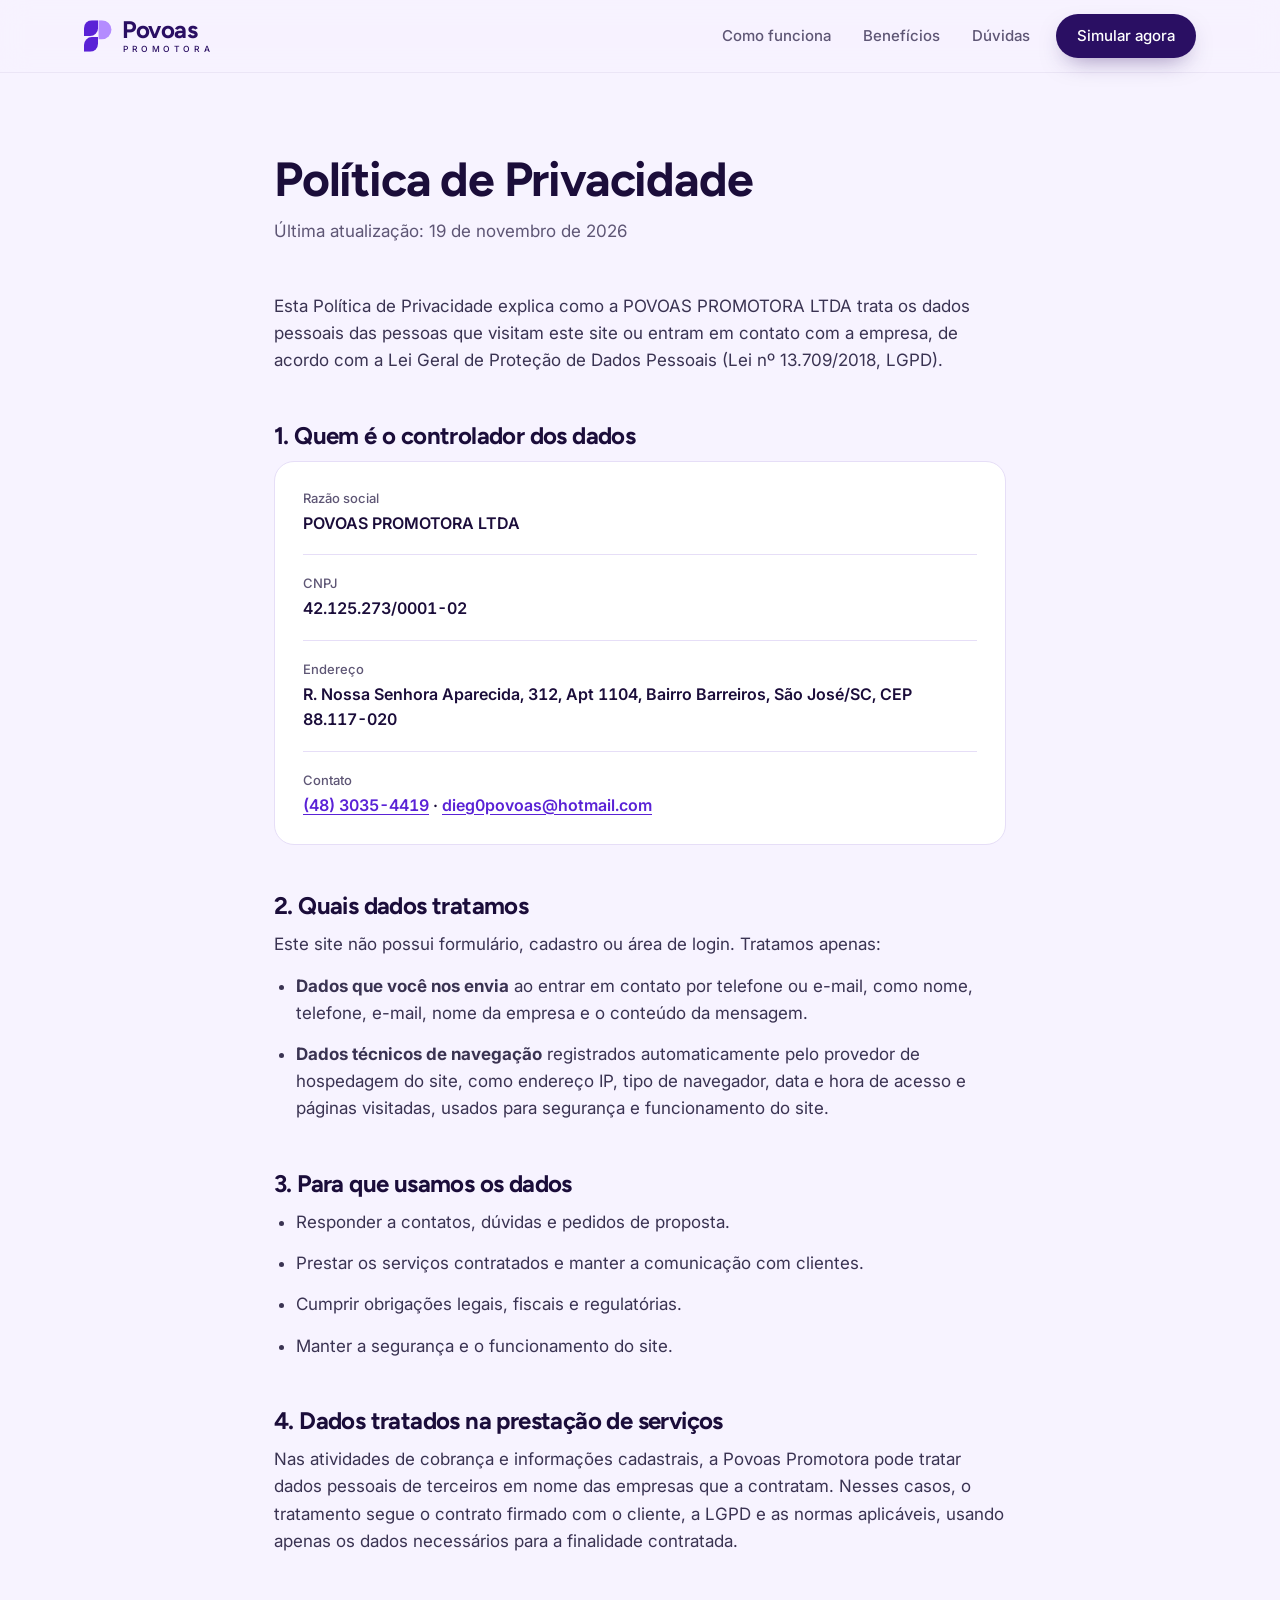
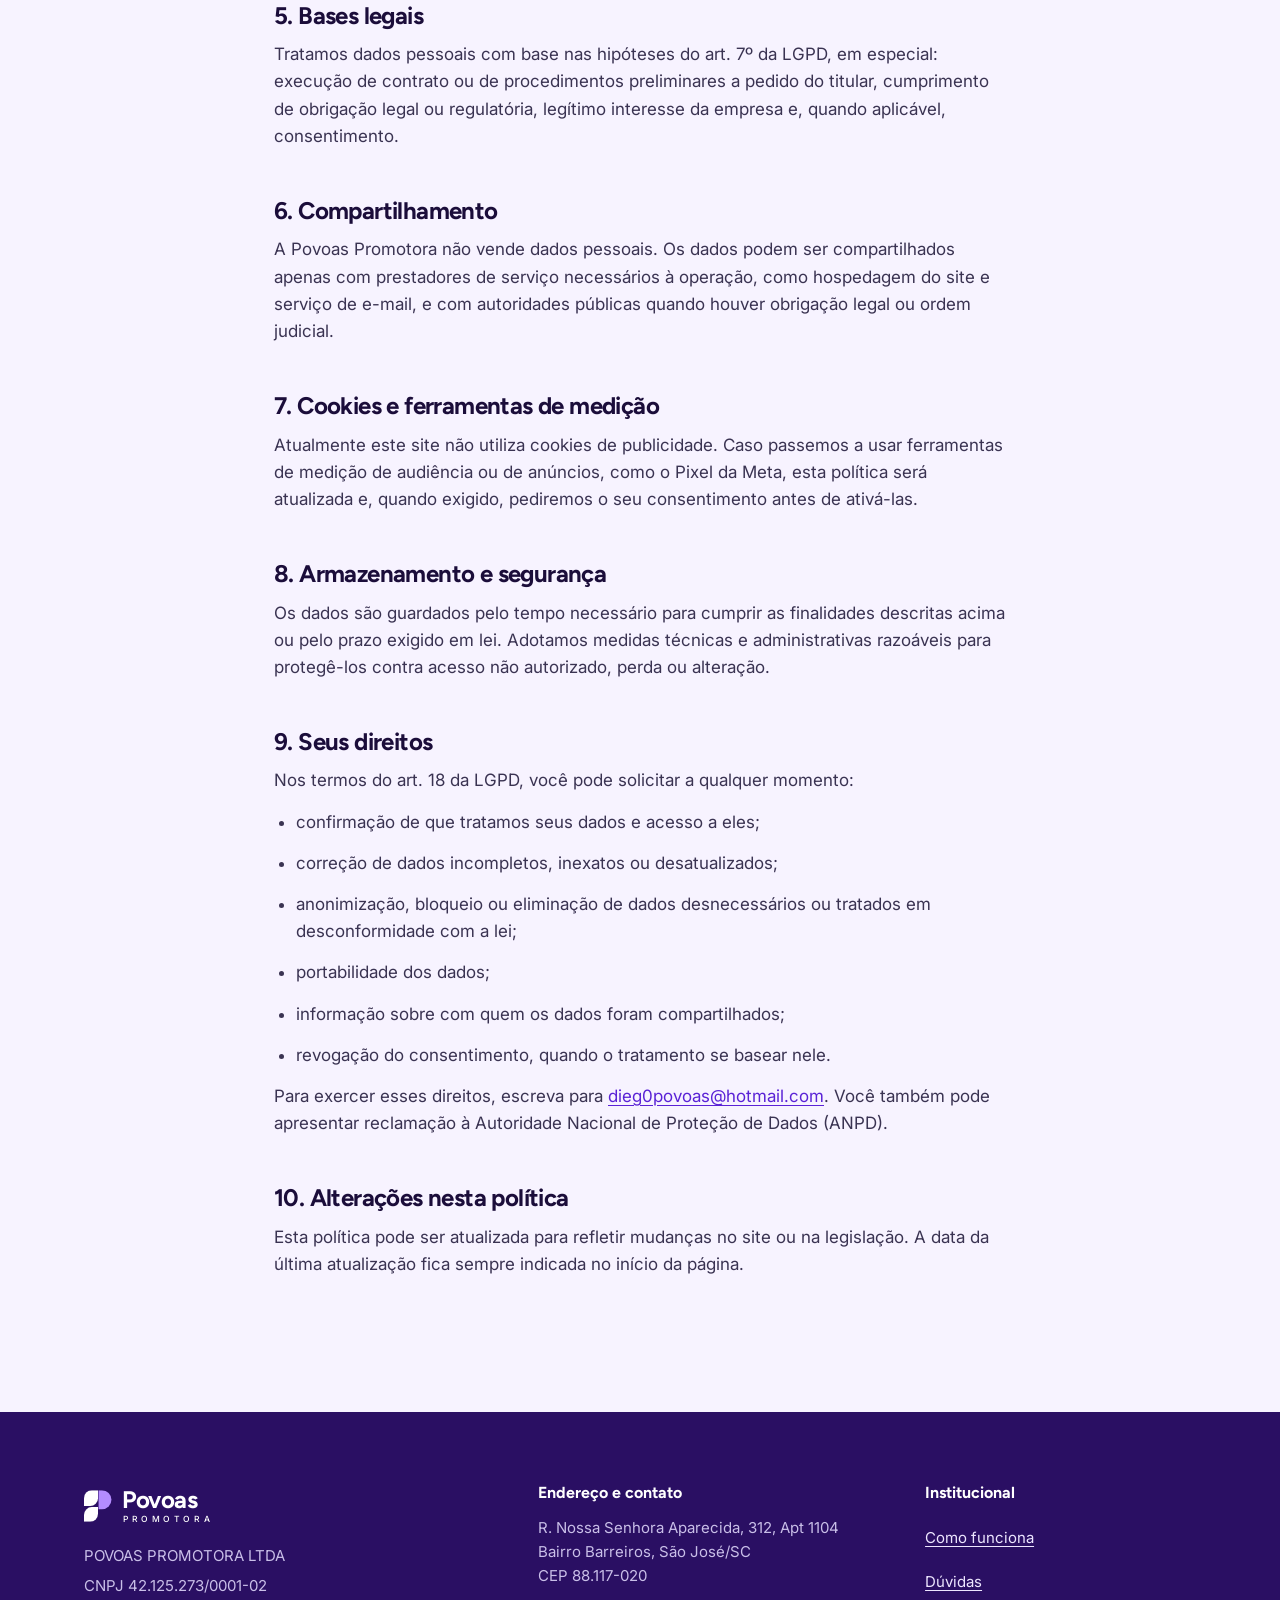
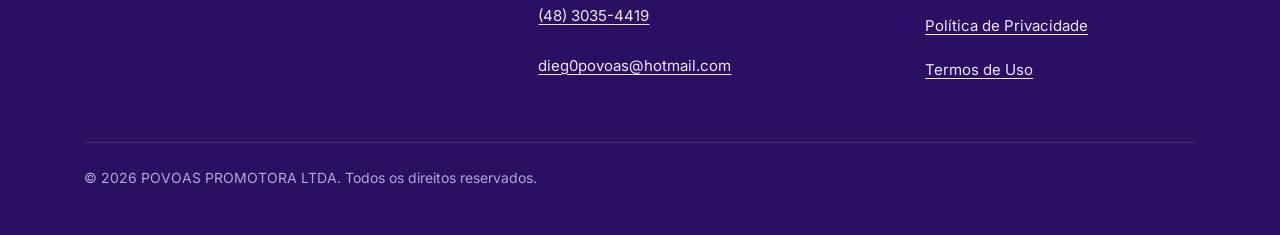
<file: privacidade.html>
<!doctype html>
<html lang="pt-BR">
<head>
  <meta charset="utf-8">
  <meta name="viewport" content="width=device-width, initial-scale=1">
  <title>Política de Privacidade | Povoas Promotora</title>
  <meta name="description" content="Como a POVOAS PROMOTORA LTDA trata os dados pessoais recebidos pelo site e pelos canais de contato, conforme a LGPD.">
  <link rel="canonical" href="https://povoaspromotora.com.br/privacidade">
  <meta name="theme-color" content="#120728">
  <link rel="icon" href="favicon.svg" type="image/svg+xml">
  <link rel="icon" href="favicon-32.png" sizes="32x32" type="image/png">
  <link rel="apple-touch-icon" href="apple-touch-icon.png">
  <link rel="preconnect" href="https://fonts.googleapis.com">
  <link rel="preconnect" href="https://fonts.gstatic.com" crossorigin>
  <link href="https://fonts.googleapis.com/css2?family=Figtree:wght@600;700&family=Inter:wght@400;500;600&display=swap" rel="stylesheet">
  <link rel="stylesheet" href="styles.css">
</head>
<body>
  <a class="skip-link" href="#conteudo">Pular para o conteúdo</a>
  <svg width="0" height="0" style="position:absolute" aria-hidden="true" focusable="false">
    <defs>
      <symbol id="pv-mark" viewBox="0 0 100 112">
        <path d="M52 0H64A34 34 0 0 1 64 68H52Z" fill="#b48cff"/>
        <path d="M0 56V28A28 28 0 0 1 28 0H50V28A28 28 0 0 1 22 56Z" style="fill:var(--leaf, #5a22d6)"/>
        <path d="M0 112V88A28 28 0 0 1 28 60H50V84A28 28 0 0 1 22 112Z" style="fill:var(--leaf, #5a22d6)"/>
      </symbol>
    </defs>
  </svg>

  <header class="site-header">
    <div class="container header-inner">
      <a class="brand" href="index.html" aria-label="Povoas Promotora, início">
        <svg viewBox="0 0 100 112" aria-hidden="true"><use href="#pv-mark"/></svg>
        <span class="wm"><b>Povoas</b><small>PROMOTORA</small></span>
      </a>
      <button class="menu-toggle" type="button" aria-expanded="false" aria-controls="menu" aria-label="Abrir menu">
        <svg viewBox="0 0 24 24" fill="none" stroke="currentColor" stroke-width="2" stroke-linecap="round" aria-hidden="true"><line x1="4" y1="7" x2="20" y2="7"/><line x1="4" y1="12" x2="20" y2="12"/><line x1="4" y1="17" x2="20" y2="17"/></svg>
      </button>
      <nav class="nav" id="menu" aria-label="Principal">
        <a href="index.html#como-funciona">Como funciona</a>
        <a href="index.html#beneficios">Benefícios</a>
        <a href="index.html#duvidas">Dúvidas</a>
        <a class="btn btn-primary btn-small" href="https://wa.me/554830354419?text=Oi!%20Quero%20simular%20um%20consignado%20CLT." target="_blank" rel="noopener">Simular agora</a>
      </nav>
    </div>
  </header>

  <main id="conteudo">
    <article class="legal">
      <div class="container">
        <h1>Política de Privacidade</h1>
        <p class="updated">Última atualização: 19 de novembro de 2026</p>

        <p>Esta Política de Privacidade explica como a POVOAS PROMOTORA LTDA trata os dados pessoais das pessoas que visitam este site ou entram em contato com a empresa, de acordo com a Lei Geral de Proteção de Dados Pessoais (Lei nº 13.709/2018, LGPD).</p>

        <h2>1. Quem é o controlador dos dados</h2>
        <div class="company-card">
          <dl>
            <div class="row"><dt>Razão social</dt><dd>POVOAS PROMOTORA LTDA</dd></div>
            <div class="row"><dt>CNPJ</dt><dd>42.125.273/0001-02</dd></div>
            <div class="row"><dt>Endereço</dt><dd>R. Nossa Senhora Aparecida, 312, Apt 1104, Bairro Barreiros, São José/SC, CEP 88.117-020</dd></div>
            <div class="row"><dt>Contato</dt><dd><a href="tel:+554830354419">(48) 3035-4419</a> · <a href="mailto:dieg0povoas@hotmail.com">dieg0povoas@hotmail.com</a></dd></div>
          </dl>
        </div>

        <h2>2. Quais dados tratamos</h2>
        <p>Este site não possui formulário, cadastro ou área de login. Tratamos apenas:</p>
        <ul>
          <li><strong>Dados que você nos envia</strong> ao entrar em contato por telefone ou e-mail, como nome, telefone, e-mail, nome da empresa e o conteúdo da mensagem.</li>
          <li><strong>Dados técnicos de navegação</strong> registrados automaticamente pelo provedor de hospedagem do site, como endereço IP, tipo de navegador, data e hora de acesso e páginas visitadas, usados para segurança e funcionamento do site.</li>
        </ul>

        <h2>3. Para que usamos os dados</h2>
        <ul>
          <li>Responder a contatos, dúvidas e pedidos de proposta.</li>
          <li>Prestar os serviços contratados e manter a comunicação com clientes.</li>
          <li>Cumprir obrigações legais, fiscais e regulatórias.</li>
          <li>Manter a segurança e o funcionamento do site.</li>
        </ul>

        <h2>4. Dados tratados na prestação de serviços</h2>
        <p>Nas atividades de cobrança e informações cadastrais, a Povoas Promotora pode tratar dados pessoais de terceiros em nome das empresas que a contratam. Nesses casos, o tratamento segue o contrato firmado com o cliente, a LGPD e as normas aplicáveis, usando apenas os dados necessários para a finalidade contratada.</p>

        <h2>5. Bases legais</h2>
        <p>Tratamos dados pessoais com base nas hipóteses do art. 7º da LGPD, em especial: execução de contrato ou de procedimentos preliminares a pedido do titular, cumprimento de obrigação legal ou regulatória, legítimo interesse da empresa e, quando aplicável, consentimento.</p>

        <h2>6. Compartilhamento</h2>
        <p>A Povoas Promotora não vende dados pessoais. Os dados podem ser compartilhados apenas com prestadores de serviço necessários à operação, como hospedagem do site e serviço de e-mail, e com autoridades públicas quando houver obrigação legal ou ordem judicial.</p>

        <h2>7. Cookies e ferramentas de medição</h2>
        <p>Atualmente este site não utiliza cookies de publicidade. Caso passemos a usar ferramentas de medição de audiência ou de anúncios, como o Pixel da Meta, esta política será atualizada e, quando exigido, pediremos o seu consentimento antes de ativá-las.</p>

        <h2>8. Armazenamento e segurança</h2>
        <p>Os dados são guardados pelo tempo necessário para cumprir as finalidades descritas acima ou pelo prazo exigido em lei. Adotamos medidas técnicas e administrativas razoáveis para protegê-los contra acesso não autorizado, perda ou alteração.</p>

        <h2>9. Seus direitos</h2>
        <p>Nos termos do art. 18 da LGPD, você pode solicitar a qualquer momento:</p>
        <ul>
          <li>confirmação de que tratamos seus dados e acesso a eles;</li>
          <li>correção de dados incompletos, inexatos ou desatualizados;</li>
          <li>anonimização, bloqueio ou eliminação de dados desnecessários ou tratados em desconformidade com a lei;</li>
          <li>portabilidade dos dados;</li>
          <li>informação sobre com quem os dados foram compartilhados;</li>
          <li>revogação do consentimento, quando o tratamento se basear nele.</li>
        </ul>
        <p>Para exercer esses direitos, escreva para <a href="mailto:dieg0povoas@hotmail.com">dieg0povoas@hotmail.com</a>. Você também pode apresentar reclamação à Autoridade Nacional de Proteção de Dados (ANPD).</p>

        <h2>10. Alterações nesta política</h2>
        <p>Esta política pode ser atualizada para refletir mudanças no site ou na legislação. A data da última atualização fica sempre indicada no início da página.</p>
      </div>
    </article>

  </main>

  <footer class="site-footer">
    <div class="container">
      <div class="footer-grid">
        <div>
          <a class="brand" href="index.html" aria-label="Povoas Promotora, início">
            <svg viewBox="0 0 100 112" aria-hidden="true"><use href="#pv-mark"/></svg>
            <span class="wm"><b>Povoas</b><small>PROMOTORA</small></span>
          </a>
          <p>POVOAS PROMOTORA LTDA</p>
          <p>CNPJ 42.125.273/0001-02</p>
        </div>
        <div>
          <h2>Endereço e contato</h2>
          <p>R. Nossa Senhora Aparecida, 312, Apt 1104<br>Bairro Barreiros, São José/SC<br>CEP 88.117-020</p>
          <p><a href="tel:+554830354419">(48) 3035-4419</a></p>
          <p><a href="mailto:dieg0povoas@hotmail.com">dieg0povoas@hotmail.com</a></p>
        </div>
        <div>
          <h2>Institucional</h2>
          <ul class="footer-links">
            <li><a href="index.html#como-funciona">Como funciona</a></li>
            <li><a href="index.html#duvidas">Dúvidas</a></li>
            <li><a href="privacidade.html">Política de Privacidade</a></li>
            <li><a href="termos.html">Termos de Uso</a></li>
          </ul>
        </div>
      </div>
      <p class="footer-bottom">© 2026 POVOAS PROMOTORA LTDA. Todos os direitos reservados.</p>
    </div>
  </footer>

  <script>
    (function () {
      var btn = document.querySelector('.menu-toggle');
      var nav = document.getElementById('menu');
      if (!btn || !nav) return;
      function setOpen(open) {
        nav.classList.toggle('open', open);
        btn.setAttribute('aria-expanded', String(open));
        btn.setAttribute('aria-label', open ? 'Fechar menu' : 'Abrir menu');
      }
      btn.addEventListener('click', function () { setOpen(!nav.classList.contains('open')); });
      nav.addEventListener('click', function (e) { if (e.target.closest('a')) setOpen(false); });
      document.addEventListener('keydown', function (e) { if (e.key === 'Escape') setOpen(false); });
    })();
  </script>
</body>
</html>
</file>
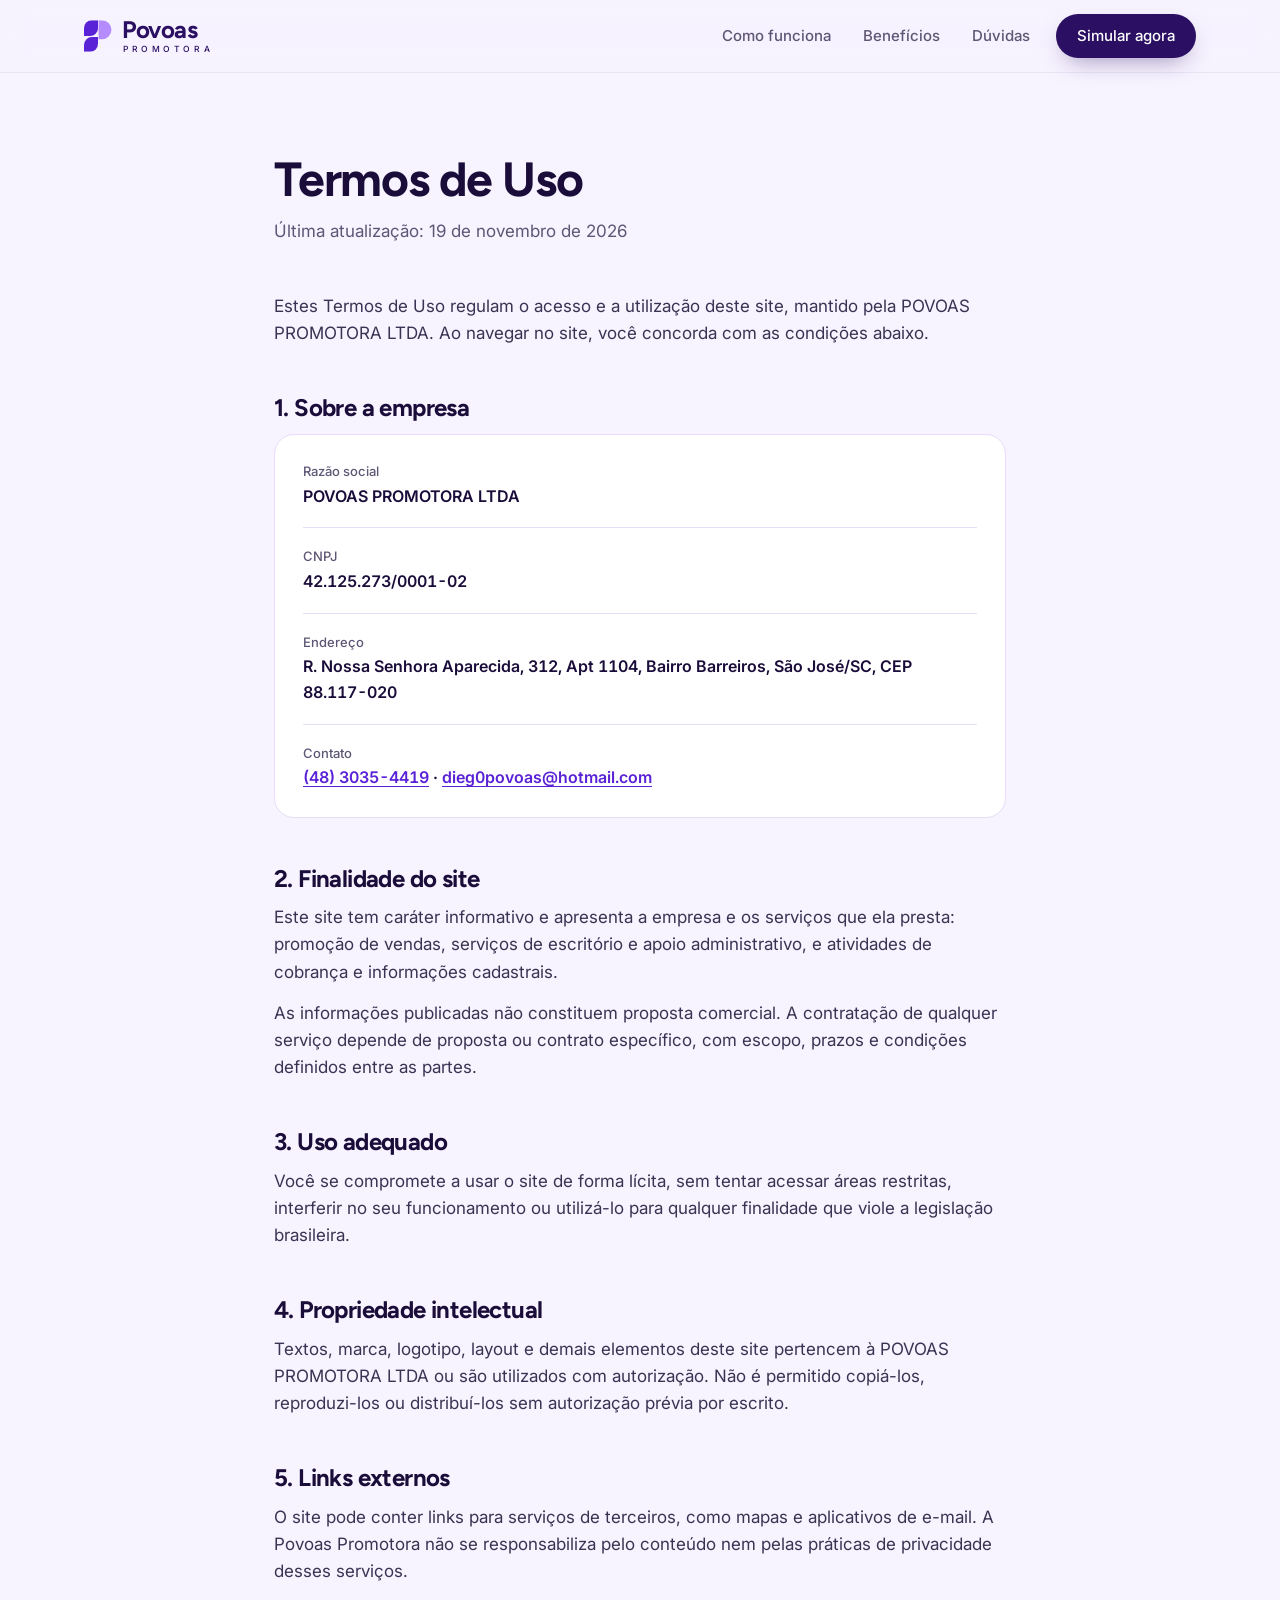
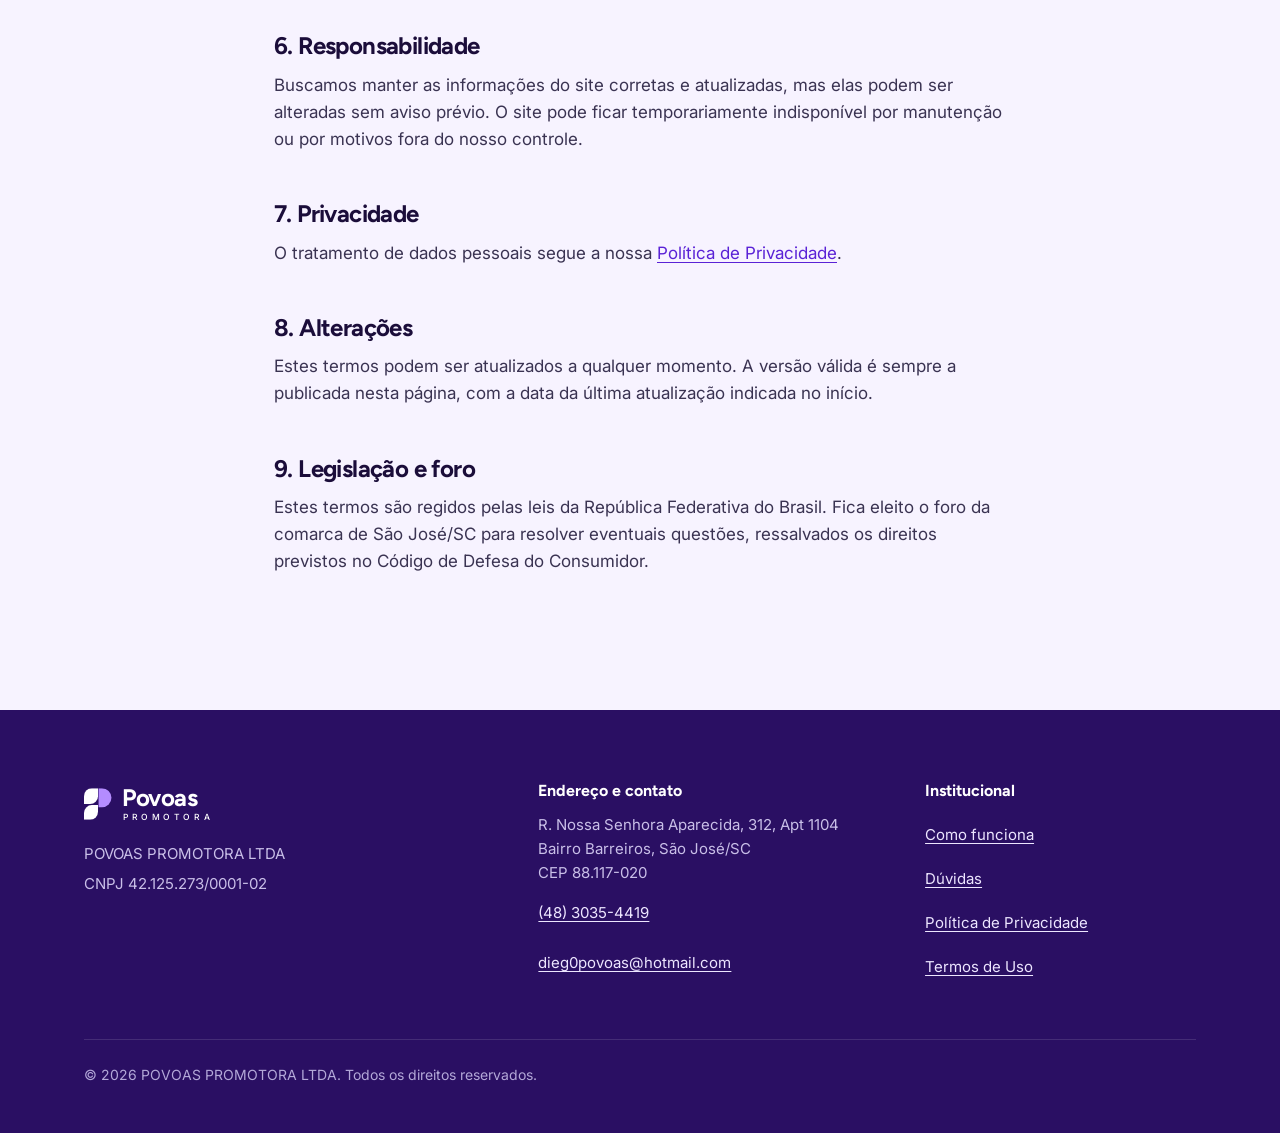
<file: termos.html>
<!doctype html>
<html lang="pt-BR">
<head>
  <meta charset="utf-8">
  <meta name="viewport" content="width=device-width, initial-scale=1">
  <title>Termos de Uso | Povoas Promotora</title>
  <meta name="description" content="Termos de uso do site da POVOAS PROMOTORA LTDA, CNPJ 42.125.273/0001-02.">
  <link rel="canonical" href="https://povoaspromotora.com.br/termos">
  <meta name="theme-color" content="#120728">
  <link rel="icon" href="favicon.svg" type="image/svg+xml">
  <link rel="icon" href="favicon-32.png" sizes="32x32" type="image/png">
  <link rel="apple-touch-icon" href="apple-touch-icon.png">
  <link rel="preconnect" href="https://fonts.googleapis.com">
  <link rel="preconnect" href="https://fonts.gstatic.com" crossorigin>
  <link href="https://fonts.googleapis.com/css2?family=Figtree:wght@600;700&family=Inter:wght@400;500;600&display=swap" rel="stylesheet">
  <link rel="stylesheet" href="styles.css">
</head>
<body>
  <a class="skip-link" href="#conteudo">Pular para o conteúdo</a>
  <svg width="0" height="0" style="position:absolute" aria-hidden="true" focusable="false">
    <defs>
      <symbol id="pv-mark" viewBox="0 0 100 112">
        <path d="M52 0H64A34 34 0 0 1 64 68H52Z" fill="#b48cff"/>
        <path d="M0 56V28A28 28 0 0 1 28 0H50V28A28 28 0 0 1 22 56Z" style="fill:var(--leaf, #5a22d6)"/>
        <path d="M0 112V88A28 28 0 0 1 28 60H50V84A28 28 0 0 1 22 112Z" style="fill:var(--leaf, #5a22d6)"/>
      </symbol>
    </defs>
  </svg>

  <header class="site-header">
    <div class="container header-inner">
      <a class="brand" href="index.html" aria-label="Povoas Promotora, início">
        <svg viewBox="0 0 100 112" aria-hidden="true"><use href="#pv-mark"/></svg>
        <span class="wm"><b>Povoas</b><small>PROMOTORA</small></span>
      </a>
      <button class="menu-toggle" type="button" aria-expanded="false" aria-controls="menu" aria-label="Abrir menu">
        <svg viewBox="0 0 24 24" fill="none" stroke="currentColor" stroke-width="2" stroke-linecap="round" aria-hidden="true"><line x1="4" y1="7" x2="20" y2="7"/><line x1="4" y1="12" x2="20" y2="12"/><line x1="4" y1="17" x2="20" y2="17"/></svg>
      </button>
      <nav class="nav" id="menu" aria-label="Principal">
        <a href="index.html#como-funciona">Como funciona</a>
        <a href="index.html#beneficios">Benefícios</a>
        <a href="index.html#duvidas">Dúvidas</a>
        <a class="btn btn-primary btn-small" href="https://wa.me/554830354419?text=Oi!%20Quero%20simular%20um%20consignado%20CLT." target="_blank" rel="noopener">Simular agora</a>
      </nav>
    </div>
  </header>

  <main id="conteudo">
    <article class="legal">
      <div class="container">
        <h1>Termos de Uso</h1>
        <p class="updated">Última atualização: 19 de novembro de 2026</p>

        <p>Estes Termos de Uso regulam o acesso e a utilização deste site, mantido pela POVOAS PROMOTORA LTDA. Ao navegar no site, você concorda com as condições abaixo.</p>

        <h2>1. Sobre a empresa</h2>
        <div class="company-card">
          <dl>
            <div class="row"><dt>Razão social</dt><dd>POVOAS PROMOTORA LTDA</dd></div>
            <div class="row"><dt>CNPJ</dt><dd>42.125.273/0001-02</dd></div>
            <div class="row"><dt>Endereço</dt><dd>R. Nossa Senhora Aparecida, 312, Apt 1104, Bairro Barreiros, São José/SC, CEP 88.117-020</dd></div>
            <div class="row"><dt>Contato</dt><dd><a href="tel:+554830354419">(48) 3035-4419</a> · <a href="mailto:dieg0povoas@hotmail.com">dieg0povoas@hotmail.com</a></dd></div>
          </dl>
        </div>

        <h2>2. Finalidade do site</h2>
        <p>Este site tem caráter informativo e apresenta a empresa e os serviços que ela presta: promoção de vendas, serviços de escritório e apoio administrativo, e atividades de cobrança e informações cadastrais.</p>
        <p>As informações publicadas não constituem proposta comercial. A contratação de qualquer serviço depende de proposta ou contrato específico, com escopo, prazos e condições definidos entre as partes.</p>

        <h2>3. Uso adequado</h2>
        <p>Você se compromete a usar o site de forma lícita, sem tentar acessar áreas restritas, interferir no seu funcionamento ou utilizá-lo para qualquer finalidade que viole a legislação brasileira.</p>

        <h2>4. Propriedade intelectual</h2>
        <p>Textos, marca, logotipo, layout e demais elementos deste site pertencem à POVOAS PROMOTORA LTDA ou são utilizados com autorização. Não é permitido copiá-los, reproduzi-los ou distribuí-los sem autorização prévia por escrito.</p>

        <h2>5. Links externos</h2>
        <p>O site pode conter links para serviços de terceiros, como mapas e aplicativos de e-mail. A Povoas Promotora não se responsabiliza pelo conteúdo nem pelas práticas de privacidade desses serviços.</p>

        <h2>6. Responsabilidade</h2>
        <p>Buscamos manter as informações do site corretas e atualizadas, mas elas podem ser alteradas sem aviso prévio. O site pode ficar temporariamente indisponível por manutenção ou por motivos fora do nosso controle.</p>

        <h2>7. Privacidade</h2>
        <p>O tratamento de dados pessoais segue a nossa <a href="privacidade.html">Política de Privacidade</a>.</p>

        <h2>8. Alterações</h2>
        <p>Estes termos podem ser atualizados a qualquer momento. A versão válida é sempre a publicada nesta página, com a data da última atualização indicada no início.</p>

        <h2>9. Legislação e foro</h2>
        <p>Estes termos são regidos pelas leis da República Federativa do Brasil. Fica eleito o foro da comarca de São José/SC para resolver eventuais questões, ressalvados os direitos previstos no Código de Defesa do Consumidor.</p>
      </div>
    </article>

  </main>

  <footer class="site-footer">
    <div class="container">
      <div class="footer-grid">
        <div>
          <a class="brand" href="index.html" aria-label="Povoas Promotora, início">
            <svg viewBox="0 0 100 112" aria-hidden="true"><use href="#pv-mark"/></svg>
            <span class="wm"><b>Povoas</b><small>PROMOTORA</small></span>
          </a>
          <p>POVOAS PROMOTORA LTDA</p>
          <p>CNPJ 42.125.273/0001-02</p>
        </div>
        <div>
          <h2>Endereço e contato</h2>
          <p>R. Nossa Senhora Aparecida, 312, Apt 1104<br>Bairro Barreiros, São José/SC<br>CEP 88.117-020</p>
          <p><a href="tel:+554830354419">(48) 3035-4419</a></p>
          <p><a href="mailto:dieg0povoas@hotmail.com">dieg0povoas@hotmail.com</a></p>
        </div>
        <div>
          <h2>Institucional</h2>
          <ul class="footer-links">
            <li><a href="index.html#como-funciona">Como funciona</a></li>
            <li><a href="index.html#duvidas">Dúvidas</a></li>
            <li><a href="privacidade.html">Política de Privacidade</a></li>
            <li><a href="termos.html">Termos de Uso</a></li>
          </ul>
        </div>
      </div>
      <p class="footer-bottom">© 2026 POVOAS PROMOTORA LTDA. Todos os direitos reservados.</p>
    </div>
  </footer>

  <script>
    (function () {
      var btn = document.querySelector('.menu-toggle');
      var nav = document.getElementById('menu');
      if (!btn || !nav) return;
      function setOpen(open) {
        nav.classList.toggle('open', open);
        btn.setAttribute('aria-expanded', String(open));
        btn.setAttribute('aria-label', open ? 'Fechar menu' : 'Abrir menu');
      }
      btn.addEventListener('click', function () { setOpen(!nav.classList.contains('open')); });
      nav.addEventListener('click', function (e) { if (e.target.closest('a')) setOpen(false); });
      document.addEventListener('keydown', function (e) { if (e.key === 'Escape') setOpen(false); });
    })();
  </script>
</body>
</html>
</file>
<file: styles.css>
/*
  Povoas Promotora: identidade da marca
  Verde #2a0f63 · Menta #b48cff · Claro #f7f3ff
  Títulos Figtree · Corpo Inter
*/
:root {
  --green: #2a0f63;
  --green-dark: #1a0a3a;
  --green-2: #5a22d6;
  --mint: #b48cff;
  --mint-soft: #ede4ff;
  --label-text: #5A22D6;
  --bg: #f7f3ff;
  --gray: #efe8ff;
  --surface: #FFFFFF;
  --ink: #1b0d3a;
  --ink-soft: #5e5675;
  --line: #e6def7;
  --radius: 20px;
  --radius-sm: 12px;
  --max: 1160px;
  --font-title: "Figtree", "Inter", "Segoe UI", Arial, sans-serif;
  --font-body: "Inter", "Segoe UI", Arial, sans-serif;
  --shadow: 0 1px 2px rgba(42, 15, 99, 0.04), 0 12px 32px -12px rgba(42, 15, 99, 0.18);
}

*, *::before, *::after { box-sizing: border-box; }

html { scroll-behavior: smooth; scroll-padding-top: 88px; -webkit-text-size-adjust: 100%; }

body {
  margin: 0;
  background: var(--bg);
  color: var(--ink);
  font-family: var(--font-body);
  font-size: 16px;
  line-height: 1.6;
  -webkit-font-smoothing: antialiased;
  overflow-x: clip;
}

img, svg { display: block; max-width: 100%; }

a { color: var(--label-text); text-underline-offset: 3px; }
a:hover { color: var(--green-dark); }

:focus-visible { outline: 3px solid #7c4dff; outline-offset: 3px; border-radius: 6px; }

h1, h2, h3 {
  font-family: var(--font-title);
  font-weight: 700;
  letter-spacing: -0.025em;
  line-height: 1.1;
  margin: 0;
  text-wrap: balance;
}

p { margin: 0; }

.container { width: 100%; max-width: var(--max); margin: 0 auto; padding: 0 24px; }

.skip-link {
  position: absolute; left: 16px; top: -48px;
  background: var(--green); color: #fff; padding: 10px 16px; border-radius: 999px;
  z-index: 100;
}
.skip-link:focus { top: 12px; color: #fff; }

/* Marca */
.brand { display: inline-flex; align-items: center; gap: 10px; text-decoration: none; color: var(--green); min-height: 44px; }
.brand svg { flex: none; }
.brand svg { width: 28px; height: 32px; }
.wm { display: flex; flex-direction: column; line-height: 1; }
.wm b { font-family: var(--font-title); font-weight: 700; font-size: 24px; letter-spacing: -0.02em; }
.wm small { font-family: var(--font-body); font-weight: 500; font-size: 8.5px; letter-spacing: 0.42em; margin-top: 3px; padding-left: 1px; }
.brand:hover { color: var(--green); }

/* Cabeçalho */
.site-header {
  position: sticky; top: 0; z-index: 50;
  background: rgba(247, 243, 255, 0.86);
  backdrop-filter: saturate(1.6) blur(14px);
  -webkit-backdrop-filter: saturate(1.6) blur(14px);
  border-bottom: 1px solid rgba(42, 15, 99, 0.06);
}
.header-inner { display: flex; align-items: center; justify-content: space-between; gap: 24px; min-height: 72px; }

.nav { display: flex; align-items: center; gap: 4px; }
.nav a {
  display: inline-flex; align-items: center; min-height: 44px; padding: 0 14px;
  color: var(--ink-soft); text-decoration: none; font-size: 15px; font-weight: 500; border-radius: 999px;
}
.nav a:hover { color: var(--green); background: rgba(42, 15, 99, 0.05); }
.nav a.btn-primary, .nav a.btn-primary:hover { color: #fff; padding: 0 20px; margin-left: 8px; background: var(--green); }
.nav a.btn-primary:hover { background: var(--green-dark); }

.btn {
  display: inline-flex; align-items: center; justify-content: center; gap: 10px;
  min-height: 52px; padding: 0 26px;
  border-radius: 999px; border: 1px solid transparent;
  font-family: var(--font-body); font-size: 16px; font-weight: 600;
  text-decoration: none; cursor: pointer;
  transition: background-color .2s ease, color .2s ease, border-color .2s ease, transform .2s ease;
}
.btn svg { width: 20px; height: 20px; flex: none; }
.btn-primary { background: var(--green); color: #fff; box-shadow: 0 10px 24px -10px rgba(42, 15, 99, 0.5); }
.btn-primary:hover { background: var(--green-dark); color: #fff; transform: translateY(-1px); }
.btn-ghost { background: transparent; color: var(--green); border-color: rgba(42, 15, 99, 0.18); }
.btn-ghost:hover { background: rgba(42, 15, 99, 0.05); color: var(--green); }
.btn-small { min-height: 44px; padding: 0 18px; font-size: 15px; }

.menu-toggle {
  display: none; align-items: center; justify-content: center;
  width: 44px; height: 44px; border: 1px solid var(--line); border-radius: 999px;
  background: var(--surface); color: var(--green); cursor: pointer;
}
.menu-toggle svg { width: 22px; height: 22px; }

/* Hero */
.hero { padding: 24px 0 0; }
.hero-panel {
  position: relative; overflow: hidden;
  background: var(--green); color: #fff;
  border-radius: 28px;
  padding: 88px 64px;
  isolation: isolate;
}
.hero-panel::before {
  content: ""; position: absolute; z-index: -1;
  width: 720px; height: 720px; right: -200px; top: -260px; border-radius: 50%;
  background: radial-gradient(circle, rgba(180, 140, 255, 0.30) 0%, rgba(180, 140, 255, 0) 65%);
}
.hero-panel::after {
  content: ""; position: absolute; z-index: -1;
  width: 520px; height: 520px; left: -220px; bottom: -320px; border-radius: 50%;
  background: radial-gradient(circle, rgba(180, 140, 255, 0.16) 0%, rgba(180, 140, 255, 0) 65%);
}
.hero-grid { display: grid; grid-template-columns: 1.35fr 0.9fr; gap: 48px; align-items: center; }
.pill {
  display: inline-flex; align-items: center; gap: 8px; margin-bottom: 24px;
  padding: 8px 14px; border-radius: 999px;
  background: rgba(255, 255, 255, 0.08); border: 1px solid rgba(255, 255, 255, 0.14);
  font-size: 14px; font-weight: 500; color: #e6dcff;
}
.pill::before { content: ""; width: 8px; height: 8px; border-radius: 50%; background: var(--mint); }
.hero h1 { font-size: 58px; line-height: 1.04; margin-bottom: 24px; color: #fff; }
.hero h1 em { font-style: normal; color: var(--mint); }
.hero .lead { font-size: 19px; color: #cfc4ee; max-width: 32em; margin-bottom: 36px; }
.hero-actions { display: flex; flex-wrap: wrap; gap: 12px; }
.hero .btn-primary, .about-panel .btn-primary { background: var(--mint); color: var(--green); box-shadow: 0 10px 24px -10px rgba(180, 140, 255, 0.6); }
.hero .btn-primary:hover { background: #c9adff; color: var(--green); }
.hero .btn-ghost { color: #fff; border-color: rgba(255, 255, 255, 0.28); }
.hero .btn-ghost:hover { background: rgba(255, 255, 255, 0.08); color: #fff; }

/* Nota (visual do hero) */
.note-card {
  position: relative; background: var(--surface); color: var(--ink);
  border-radius: var(--radius); padding: 28px;
  box-shadow: 0 30px 60px -20px rgba(10, 4, 24, 0.55);
}
.note-head { display: flex; align-items: center; gap: 12px; margin-bottom: 20px; }
.note-head svg { width: 36px; height: 36px; flex: none; }
.note-title { font-family: var(--font-title); font-weight: 700; font-size: 19px; line-height: 1.2; }
.note-sub { font-size: 13px; color: var(--ink-soft); }
.progress { height: 8px; border-radius: 999px; background: var(--mint-soft); margin-bottom: 8px; overflow: hidden; }
.progress span { display: block; height: 100%; width: 75%; border-radius: 999px; background: linear-gradient(90deg, #d9c6ff, var(--mint)); }
.progress-label { font-size: 13px; color: var(--ink-soft); margin-bottom: 16px; }
.note-list { list-style: none; margin: 0; padding: 0; display: grid; gap: 8px; }
.note-list li {
  display: flex; align-items: center; gap: 12px;
  padding: 12px 14px; border-radius: var(--radius-sm); background: var(--gray); font-size: 15px;
}
.check {
  flex: none; width: 24px; height: 24px; border-radius: 50%;
  display: inline-flex; align-items: center; justify-content: center;
  background: var(--mint); color: var(--green);
}
.check svg { width: 13px; height: 13px; }
.check.pending { background: transparent; border: 2px dashed #b0a8c6; }

/* Seções */
.section { padding: 120px 0; }
.section-head { max-width: 640px; margin-bottom: 56px; }
.section-head h2 { font-size: 44px; margin-bottom: 16px; }
.section-head p { font-size: 18px; color: var(--ink-soft); }
.label {
  display: inline-flex; align-items: center; margin-bottom: 16px;
  padding: 6px 12px; border-radius: 999px; background: var(--mint-soft);
  font-size: 14px; font-weight: 600; color: var(--label-text);
}

/* Serviços */
.services { display: grid; grid-template-columns: 1.25fr 1fr; gap: 16px; }
.service {
  background: var(--surface); border: 1px solid var(--line); border-radius: var(--radius); padding: 28px 30px;
  display: grid; grid-template-columns: 48px 1fr; gap: 6px 18px; align-items: start; align-content: start;
}
.service h3 { font-size: 20px; line-height: 1.25; grid-column: 2; }
.service p { color: var(--ink-soft); grid-column: 2; }
.service .icon {
  grid-row: span 2; width: 48px; height: 48px; border-radius: 14px;
  display: inline-flex; align-items: center; justify-content: center;
  background: var(--mint-soft); color: var(--green-2);
}
.service .icon svg { width: 24px; height: 24px; }

.service-main {
  grid-row: span 3; display: flex; flex-direction: column; padding: 40px;
  position: relative; overflow: hidden; isolation: isolate;
  background: linear-gradient(150deg, var(--green-2) 0%, var(--green) 55%, var(--green-dark) 100%);
  color: #fff; border: 0;
}
.service-main::after {
  content: ""; position: absolute; z-index: -1; right: -90px; bottom: -90px;
  width: 300px; height: 300px; border-radius: 50%;
  background: rgba(255, 255, 255, 0.08);
}
.service-main .icon { background: rgba(180, 140, 255, 0.16); color: var(--mint); margin-bottom: 28px; }
.service-main h3 { font-size: 30px; line-height: 1.15; margin-bottom: 14px; }
.service-main p { color: #FFFFFF; font-size: 17px; }
.service-main ul { list-style: none; margin: 28px 0 0; padding: 0; display: grid; gap: 10px; }
.service-main li {
  display: flex; gap: 12px; align-items: center; color: #fff;
  padding: 12px 16px; border-radius: var(--radius-sm); background: rgba(255, 255, 255, 0.1);
}
.service-main li svg { width: 18px; height: 18px; flex: none; color: var(--mint); }
.tag-main {
  align-self: flex-start; margin-top: auto; padding-top: 28px;
  font-size: 14px; font-weight: 500; color: #e6dcff;
}

/* Etapas */
.steps-wrap { background: var(--surface); border-top: 1px solid var(--line); border-bottom: 1px solid var(--line); }
.steps { list-style: none; margin: 0; padding: 0; display: grid; grid-template-columns: repeat(4, 1fr); gap: 16px; counter-reset: step; }
.steps li { counter-increment: step; background: var(--bg); border-radius: var(--radius); padding: 28px; }
.steps li::before {
  content: counter(step); display: inline-flex; align-items: center; justify-content: center;
  width: 44px; height: 44px; border-radius: 50%; margin-bottom: 24px;
  background: var(--green); color: #fff;
  font-family: var(--font-title); font-size: 18px; font-weight: 700;
}
.steps li:first-child::before { background: var(--mint); color: var(--green); }
.steps h3 { font-size: 20px; margin-bottom: 8px; }
.steps p { color: var(--ink-soft); font-size: 15px; }

/* Sobre */
.about-grid { display: grid; grid-template-columns: 1fr 1fr; gap: 64px; align-items: start; }
.about-text h2 { font-size: 44px; margin-bottom: 24px; }
.about-text p { font-size: 18px; color: var(--ink-soft); margin-bottom: 16px; max-width: 34em; }
.company-card { background: var(--surface); border: 1px solid var(--line); border-radius: var(--radius); padding: 8px 28px; box-shadow: var(--shadow); }
.company-card dl { margin: 0; }
.company-card .row { padding: 18px 0; border-top: 1px solid var(--line); }
.company-card .row:first-child { border-top: 0; }
.company-card dt { font-size: 13px; font-weight: 500; color: var(--ink-soft); margin-bottom: 2px; }
.company-card dd { margin: 0; font-weight: 600; font-variant-numeric: tabular-nums; }

/* Sobre em painel escuro */
.about-panel {
  position: relative; overflow: hidden; isolation: isolate;
  background: var(--green); color: #fff; border-radius: 28px; padding: 80px 64px;
}
.about-panel::before {
  content: ""; position: absolute; z-index: -1;
  width: 680px; height: 680px; left: -260px; top: -300px; border-radius: 50%;
  background: radial-gradient(circle, rgba(180, 140, 255, 0.24) 0%, rgba(180, 140, 255, 0) 65%);
}
.about-panel::after {
  content: ""; position: absolute; z-index: -1;
  width: 560px; height: 560px; right: -200px; bottom: -320px; border-radius: 50%;
  background: radial-gradient(circle, rgba(180, 140, 255, 0.20) 0%, rgba(180, 140, 255, 0) 65%);
}
.about-panel .label { background: rgba(255, 255, 255, 0.1); color: #e6dcff; }
.about-panel h2 { color: #fff; }
.about-panel .about-text p { color: #cfc4ee; }
.about-panel .company-card {
  background: rgba(255, 255, 255, 0.06); border: 1px solid rgba(255, 255, 255, 0.14);
  box-shadow: none; backdrop-filter: blur(6px); -webkit-backdrop-filter: blur(6px);
}
.about-panel .company-card .row { border-top-color: rgba(255, 255, 255, 0.12); }
.about-panel .company-card dt { color: #bdb0e3; }
.about-panel .company-card dd { color: #fff; }

/* Contato */
.contact-panel {
  background: var(--gray); border-radius: 28px; padding: 64px;
  display: grid; grid-template-columns: 1fr 1fr; gap: 56px; align-items: center;
}
.contact-panel h2 { font-size: 48px; margin-bottom: 20px; }
.contact-panel .lead { font-size: 18px; color: var(--ink-soft); margin-bottom: 32px; max-width: 30em; }
.contact-list { display: grid; gap: 12px; }
.contact-item {
  display: flex; align-items: center; gap: 16px;
  background: var(--surface); border: 1px solid transparent; border-radius: var(--radius);
  padding: 18px 22px; text-decoration: none; color: var(--ink); min-height: 76px;
  transition: border-color .2s ease, transform .2s ease;
}
a.contact-item:hover { border-color: var(--green); color: var(--ink); transform: translateY(-1px); }
.contact-item .icon {
  flex: none; width: 44px; height: 44px; border-radius: 14px;
  display: inline-flex; align-items: center; justify-content: center; background: var(--mint-soft); color: var(--green);
}
.contact-item .icon svg { width: 22px; height: 22px; }
.contact-item small { display: block; font-size: 13px; color: var(--ink-soft); }
.contact-item strong { display: block; font-weight: 600; word-break: break-word; }

/* Rodapé */
.site-footer { background: var(--green); color: #c9bfe8; padding: 72px 0 40px; font-size: 15px; }
.footer-grid { display: grid; grid-template-columns: 1.2fr 1fr 0.8fr; gap: 48px; }
.site-footer .brand { color: #fff; margin-bottom: 16px; }
.site-footer .brand:hover { color: #fff; }
.site-footer .brand { --leaf: #FFFFFF; }
.site-footer h2 { font-family: var(--font-title); font-size: 16px; font-weight: 700; letter-spacing: 0; color: #fff; margin-bottom: 14px; }
.site-footer p { margin-bottom: 6px; }
.site-footer a { color: #ede6ff; }
.site-footer a:hover { color: #fff; }
.site-footer p > a { display: inline-flex; align-items: center; min-height: 44px; }
.footer-links { list-style: none; margin: 0; padding: 0; }
.footer-links a { display: inline-flex; align-items: center; min-height: 44px; }
.footer-bottom { margin-top: 48px; padding-top: 24px; border-top: 1px solid rgba(255, 255, 255, 0.12); font-size: 14px; color: #b3a8d8; }

/* Páginas legais */
.legal { padding: 80px 0 120px; }
.legal .container { max-width: 780px; }
.legal h1 { font-size: 48px; margin-bottom: 12px; }
.legal .updated { color: var(--ink-soft); margin-bottom: 48px; }
.legal h2 { font-size: 24px; margin: 48px 0 12px; }
.legal p, .legal li { color: #3a3352; margin-bottom: 14px; font-size: 17px; }
.legal ul { padding-left: 22px; margin: 0 0 14px; }
.legal .company-card { margin: 8px 0 24px; box-shadow: none; }

/* 404 */
.notfound { min-height: 60vh; display: flex; align-items: center; padding: 96px 0; }
.notfound h1 { font-size: 56px; margin: 8px 0 16px; }
.notfound p { font-size: 18px; color: var(--ink-soft); margin-bottom: 32px; }

/* Responsivo */
@media (max-width: 1020px) {
  .hero-panel { padding: 64px 40px; }
  .hero-grid, .about-grid, .contact-panel { grid-template-columns: 1fr; gap: 48px; }
  .hero h1 { font-size: 48px; }
  .note-card { max-width: 480px; }
  .services { grid-template-columns: 1fr 1fr; }
  .service-main { grid-row: auto; grid-column: 1 / -1; }
  .service { grid-template-columns: 1fr; }
  .service .icon { grid-row: auto; margin-bottom: 12px; }
  .service h3, .service p { grid-column: auto; }
  .steps { grid-template-columns: 1fr 1fr; }
  .contact-panel { padding: 48px 40px; }
  .about-panel { padding: 56px 40px; }
  .footer-grid { grid-template-columns: 1fr 1fr; }
  .footer-grid > :first-child { grid-column: 1 / -1; }
}

@media (max-width: 760px) {
  .menu-toggle { display: inline-flex; }
  .nav {
    display: none; position: absolute; top: 100%; left: 0; right: 0;
    flex-direction: column; align-items: stretch; gap: 0;
    background: var(--bg); border-bottom: 1px solid var(--line); padding: 8px 24px 20px;
  }
  .nav.open { display: flex; }
  .nav a { padding: 0 4px; border-radius: 0; border-bottom: 1px solid var(--line); min-height: 52px; font-size: 17px; }
  .nav a:hover { background: transparent; }
  .nav .btn, .nav a.btn-primary { margin: 16px 0 0; border-bottom: 0; color: #fff; border-radius: 999px; justify-content: center; }
}

@media (max-width: 640px) {
  .container { padding: 0 16px; }
  .hero { padding-top: 12px; }
  .hero-panel { padding: 44px 22px 22px; border-radius: 22px; }
  .hero h1 { font-size: 38px; }
  .hero .lead { font-size: 17px; }
  .hero-actions .btn { width: 100%; }
  .note-card { padding: 22px 18px; }
  .section { padding: 72px 0; }
  .section-head { margin-bottom: 36px; }
  .section-head h2, .about-text h2 { font-size: 32px; }
  .services { grid-template-columns: 1fr; }
  .service { padding: 24px; }
  .service-main { padding: 28px 24px; }
  .service-main h3 { font-size: 26px; }
  .steps { grid-template-columns: 1fr; gap: 12px; }
  .steps li { padding: 24px; }
  .company-card { padding: 4px 20px; }
  .about-panel { padding: 44px 22px 22px; border-radius: 22px; }
  .contact-panel { padding: 36px 20px 20px; border-radius: 22px; }
  .contact-panel h2 { font-size: 34px; }
  .contact-item { padding: 16px; }
  .footer-grid { grid-template-columns: 1fr; gap: 32px; }
  .legal { padding: 48px 0 72px; }
  .legal h1 { font-size: 36px; }
  .notfound h1 { font-size: 40px; }
}

@media (prefers-reduced-motion: reduce) {
  html { scroll-behavior: auto; }
  *, *::before, *::after { transition: none !important; animation: none !important; }
}
</file>
<file: site.css>
/*! tailwindcss v4.3.5 | MIT License | https://tailwindcss.com */
@layer properties{@supports (((-webkit-hyphens:none)) and (not (margin-trim:block))) or ((-moz-orient:inline) and (not (color:rgb(from red r g b)))){*,:before,:after,::backdrop{--tw-translate-x:0;--tw-translate-y:0;--tw-translate-z:0;--tw-divide-y-reverse:0;--tw-border-style:solid;--tw-gradient-position:initial;--tw-gradient-from:#0000;--tw-gradient-via:#0000;--tw-gradient-to:#0000;--tw-gradient-stops:initial;--tw-gradient-via-stops:initial;--tw-gradient-from-position:0%;--tw-gradient-via-position:50%;--tw-gradient-to-position:100%;--tw-leading:initial;--tw-font-weight:initial;--tw-tracking:initial;--tw-shadow:0 0 #0000;--tw-shadow-color:initial;--tw-shadow-alpha:100%;--tw-inset-shadow:0 0 #0000;--tw-inset-shadow-color:initial;--tw-inset-shadow-alpha:100%;--tw-ring-color:initial;--tw-ring-shadow:0 0 #0000;--tw-inset-ring-color:initial;--tw-inset-ring-shadow:0 0 #0000;--tw-ring-inset:initial;--tw-ring-offset-width:0px;--tw-ring-offset-color:#fff;--tw-ring-offset-shadow:0 0 #0000;--tw-blur:initial;--tw-brightness:initial;--tw-contrast:initial;--tw-grayscale:initial;--tw-hue-rotate:initial;--tw-invert:initial;--tw-opacity:initial;--tw-saturate:initial;--tw-sepia:initial;--tw-drop-shadow:initial;--tw-drop-shadow-color:initial;--tw-drop-shadow-alpha:100%;--tw-drop-shadow-size:initial;--tw-duration:initial}}}@layer theme{:root,:host{--font-sans:"Figtree", ui-sans-serif, system-ui, sans-serif;--font-mono:ui-monospace, SFMono-Regular, Menlo, Monaco, Consolas, "Liberation Mono", "Courier New", monospace;--color-white:#fff;--spacing:.25rem;--text-xs:.75rem;--text-xs--line-height:calc(1 / .75);--text-sm:.875rem;--text-sm--line-height:calc(1.25 / .875);--text-xl:1.25rem;--text-xl--line-height:calc(1.75 / 1.25);--font-weight-medium:500;--font-weight-bold:700;--tracking-tight:-.025em;--leading-tight:1.25;--leading-relaxed:1.625;--radius-xl:.75rem;--radius-2xl:1rem;--blur-3xl:64px;--default-transition-duration:.15s;--default-transition-timing-function:cubic-bezier(.4, 0, .2, 1);--default-font-family:var(--font-sans);--default-mono-font-family:var(--font-mono);--color-verde:#b48cff;--color-verde-claro:#d9c6ff;--color-verde-escuro:#5a22d6;--color-cinza:#5e5675;--color-tinta:#1b0d3a;--color-noite:#120728;--color-papel:#f7f3ff;--color-linha:#e6def7;--radius-card:24px}}@layer base{*,:after,:before,::backdrop{box-sizing:border-box;border:0 solid;margin:0;padding:0}::file-selector-button{box-sizing:border-box;border:0 solid;margin:0;padding:0}html,:host{-webkit-text-size-adjust:100%;tab-size:4;line-height:1.5;font-family:var(--default-font-family,-apple-system, BlinkMacSystemFont, "Segoe UI", Roboto, "Helvetica Neue", "Noto Sans", Arial, sans-serif, "Apple Color Emoji", "Segoe UI Emoji", "Segoe UI Symbol", "Noto Color Emoji");font-feature-settings:var(--default-font-feature-settings,normal);font-variation-settings:var(--default-font-variation-settings,normal);-webkit-tap-highlight-color:transparent}hr{height:0;color:inherit;border-top-width:1px}abbr:where([title]){-webkit-text-decoration:underline dotted;text-decoration:underline dotted}h1,h2,h3,h4,h5,h6{font-size:inherit;font-weight:inherit}a{color:inherit;-webkit-text-decoration:inherit;-webkit-text-decoration:inherit;-webkit-text-decoration:inherit;text-decoration:inherit}b,strong{font-weight:bolder}code,kbd,samp,pre{font-family:var(--default-mono-font-family,ui-monospace, SFMono-Regular, Menlo, Monaco, Consolas, "Liberation Mono", "Courier New", monospace);font-feature-settings:var(--default-mono-font-feature-settings,normal);font-variation-settings:var(--default-mono-font-variation-settings,normal);font-size:1em}small{font-size:80%}sub,sup{vertical-align:baseline;font-size:75%;line-height:0;position:relative}sub{bottom:-.25em}sup{top:-.5em}table{text-indent:0;border-color:inherit;border-collapse:collapse}:-moz-focusring:where(:not(iframe)){outline:auto}progress{vertical-align:baseline}summary{display:list-item}ol,ul,menu{list-style:none}img,svg,video,canvas,audio,iframe,embed,object{vertical-align:middle;display:block}img,video{max-width:100%;height:auto}button,input,select,optgroup,textarea{font:inherit;font-feature-settings:inherit;font-variation-settings:inherit;letter-spacing:inherit;color:inherit;opacity:1;background-color:#0000;border-radius:0}::file-selector-button{font:inherit;font-feature-settings:inherit;font-variation-settings:inherit;letter-spacing:inherit;color:inherit;opacity:1;background-color:#0000;border-radius:0}:where(select:is([multiple],[size])) optgroup{font-weight:bolder}:where(select:is([multiple],[size])) optgroup option{padding-inline-start:20px}::file-selector-button{margin-inline-end:4px}::placeholder{opacity:1}@supports (not ((-webkit-appearance:-apple-pay-button))) or (contain-intrinsic-size:1px){::placeholder{color:currentColor}@supports (color:color-mix(in lab, red, red)){::placeholder{color:color-mix(in oklab, currentcolor 50%, transparent)}}}textarea{resize:vertical}::-webkit-search-decoration{-webkit-appearance:none}::-webkit-date-and-time-value{min-height:1lh;text-align:inherit}::-webkit-datetime-edit{display:inline-flex}::-webkit-datetime-edit-fields-wrapper{padding:0}::-webkit-datetime-edit{padding-block:0}::-webkit-datetime-edit-year-field{padding-block:0}::-webkit-datetime-edit-month-field{padding-block:0}::-webkit-datetime-edit-day-field{padding-block:0}::-webkit-datetime-edit-hour-field{padding-block:0}::-webkit-datetime-edit-minute-field{padding-block:0}::-webkit-datetime-edit-second-field{padding-block:0}::-webkit-datetime-edit-millisecond-field{padding-block:0}::-webkit-datetime-edit-meridiem-field{padding-block:0}::-webkit-calendar-picker-indicator{line-height:1}:-moz-ui-invalid{box-shadow:none}button,input:where([type=button],[type=reset],[type=submit]){appearance:button}::file-selector-button{appearance:button}::-webkit-inner-spin-button{height:auto}::-webkit-outer-spin-button{height:auto}[hidden]:where(:not([hidden=until-found])){display:none!important}html{scroll-behavior:smooth;scroll-padding-top:88px}html,body{overflow-x:clip}body{font-family:var(--font-sans);background:var(--color-papel);color:var(--color-cinza);-webkit-font-smoothing:antialiased;text-rendering:optimizelegibility}:focus-visible{outline:3px solid var(--color-verde);outline-offset:3px;border-radius:6px}}@layer components{.titulo-1{letter-spacing:-.03em;font-size:clamp(2.5rem,1.6rem + 4vw,4.5rem);font-weight:400;line-height:1.04}.titulo-2{letter-spacing:-.025em;color:var(--color-tinta);font-size:clamp(2rem,1.4rem + 2.4vw,3.25rem);font-weight:400;line-height:1.08}.rotulo{letter-spacing:.14em;text-transform:uppercase;font-size:.75rem;font-weight:500}.pilula{border:1px solid var(--color-linha);color:var(--color-tinta);background:#fff;border-radius:999px;align-items:center;gap:.5rem;padding:.4rem .9rem;display:inline-flex}.pilula:before{content:"";background:var(--color-verde);border-radius:999px;width:6px;height:6px}.pilula-escura{color:#e6dcff;background:#ffffff0f;border-color:#ffffff2e}.marca{background-image:linear-gradient(var(--color-verde), var(--color-verde));background-position:0 92%;background-repeat:no-repeat;background-size:100% .14em}.botao{border-radius:999px;justify-content:center;align-items:center;gap:.6rem;min-height:52px;padding:0 1.6rem;font-size:.975rem;font-weight:500;transition:transform .3s,box-shadow .3s,background-color .3s;display:inline-flex}.botao-verde{background:var(--color-verde);color:var(--color-noite);box-shadow:0 0 #b48cff00}.botao-verde:hover{transform:translateY(-2px);box-shadow:0 12px 32px -8px #b48cff8c}.botao-contorno{color:#f1ecff;border:1px solid #ffffff42}.botao-contorno:hover{background:#ffffff12}.card{border:1px solid var(--color-linha);border-radius:var(--radius-card);background:#fff;box-shadow:0 24px 48px -32px #5a22d647}.vidro{-webkit-backdrop-filter:blur(14px);backdrop-filter:blur(14px);background:linear-gradient(160deg,#ffffff1f,#ffffff0a);border:1px solid #ffffff2e}[data-revelar]{opacity:0;transition:opacity .7s,transform .7s cubic-bezier(.2,.7,.2,1);transition-delay:var(--atraso,0s);transform:translateY(16px)}[data-revelar].visivel{opacity:1;transform:none}.curva{stroke-dasharray:1;stroke-dashoffset:1px;animation:2.4s cubic-bezier(.6,0,.2,1) forwards desenhar;animation-delay:var(--atraso,.3s)}.flutuar{animation:6s ease-in-out infinite flutuar}.gs-palavra{white-space:nowrap;display:inline-block}.gs-char{opacity:0;animation:.7s cubic-bezier(.2,.7,.2,1) forwards letra;display:inline-block}.entrada{opacity:0;animation:.8s cubic-bezier(.2,.7,.2,1) forwards entrada;animation-delay:var(--atraso,0s)}.trilho{transform-origin:0;transition:transform 1.6s cubic-bezier(.6,0,.2,1) .2s;transform:scaleX(0)}.visivel .trilho{transform:scaleX(1)}.faq-list{gap:.75rem;display:grid}.faq-item{border:1px solid var(--color-linha);background:#fff;border-radius:20px;transition:border-color .3s,box-shadow .3s}.faq-item.is-open{border-color:#5a22d68c;box-shadow:0 24px 48px -36px #5a22d673}.faq-head{text-align:left;cursor:pointer;width:100%;color:var(--color-tinta);align-items:center;gap:1rem;padding:1.15rem 1.25rem;font-size:1.05rem;font-weight:500;display:flex}.faq-toggle{border:1px solid var(--color-linha);border-radius:999px;flex:none;place-items:center;width:36px;height:36px;transition:background-color .3s,border-color .3s;display:grid}.faq-item.is-open .faq-toggle{background:var(--color-verde);border-color:var(--color-verde);color:var(--color-noite)}.faq-toggle .icone-x{display:none}.faq-item.is-open .faq-toggle .icone-x{display:block}.faq-item.is-open .faq-toggle .icone-mais{display:none}.faq-q-text{flex:1}.faq-tag{background:var(--color-papel);letter-spacing:.1em;text-transform:uppercase;color:var(--color-cinza);border-radius:999px;flex:none;padding:.25rem .65rem;font-size:.7rem}.faq-body{transition:height .45s cubic-bezier(.2,.7,.2,1);overflow:hidden}.faq-body-inner{padding:0 1.25rem 1.25rem 4.25rem;line-height:1.65}}@layer utilities{.pointer-events-none{pointer-events:none}.absolute{position:absolute}.fixed{position:fixed}.relative{position:relative}.-inset-6{inset:calc(var(--spacing) * -6)}.inset-0{inset:0}.inset-x-0{inset-inline:0}.inset-x-4{inset-inline:calc(var(--spacing) * 4)}.-top-20{top:calc(var(--spacing) * -20)}.-top-32{top:calc(var(--spacing) * -32)}.top-0{top:0}.top-\[22px\]{top:22px}.-right-20{right:calc(var(--spacing) * -20)}.-right-24{right:calc(var(--spacing) * -24)}.right-0{right:0}.right-8{right:calc(var(--spacing) * 8)}.-bottom-40{bottom:calc(var(--spacing) * -40)}.bottom-4{bottom:calc(var(--spacing) * 4)}.bottom-\[290px\]{bottom:290px}.bottom-\[300px\]{bottom:300px}.left-0{left:0}.left-8{left:calc(var(--spacing) * 8)}.left-10{left:calc(var(--spacing) * 10)}.isolate{isolation:isolate}.-z-10{z-index:calc(10 * -1)}.z-10{z-index:10}.z-40{z-index:40}.z-50{z-index:50}.order-1{order:1}.order-2{order:2}.order-3{order:3}.-mx-3{margin-inline:calc(var(--spacing) * -3)}.mx-auto{margin-inline:auto}.-mt-24{margin-top:calc(var(--spacing) * -24)}.mt-1{margin-top:var(--spacing)}.mt-2{margin-top:calc(var(--spacing) * 2)}.mt-3{margin-top:calc(var(--spacing) * 3)}.mt-4{margin-top:calc(var(--spacing) * 4)}.mt-5{margin-top:calc(var(--spacing) * 5)}.mt-6{margin-top:calc(var(--spacing) * 6)}.mt-7{margin-top:calc(var(--spacing) * 7)}.mt-8{margin-top:calc(var(--spacing) * 8)}.mt-9{margin-top:calc(var(--spacing) * 9)}.mt-10{margin-top:calc(var(--spacing) * 10)}.mt-14{margin-top:calc(var(--spacing) * 14)}.flex{display:flex}.grid{display:grid}.hidden{display:none}.inline-block{display:inline-block}.inline-flex{display:inline-flex}.h-2{height:calc(var(--spacing) * 2)}.h-3{height:calc(var(--spacing) * 3)}.h-9{height:calc(var(--spacing) * 9)}.h-10{height:calc(var(--spacing) * 10)}.h-11{height:calc(var(--spacing) * 11)}.h-12{height:calc(var(--spacing) * 12)}.h-16{height:calc(var(--spacing) * 16)}.h-60{height:calc(var(--spacing) * 60)}.h-80{height:calc(var(--spacing) * 80)}.h-96{height:calc(var(--spacing) * 96)}.h-\[76px\]{height:76px}.h-\[440px\]{height:440px}.h-full{height:100%}.h-px{height:1px}.min-h-\[44px\]{min-height:44px}.w-2{width:calc(var(--spacing) * 2)}.w-8{width:calc(var(--spacing) * 8)}.w-9{width:calc(var(--spacing) * 9)}.w-11{width:calc(var(--spacing) * 11)}.w-12{width:calc(var(--spacing) * 12)}.w-60{width:calc(var(--spacing) * 60)}.w-80{width:calc(var(--spacing) * 80)}.w-96{width:calc(var(--spacing) * 96)}.w-\[260px\]{width:260px}.w-full{width:100%}.max-w-\[260px\]{max-width:260px}.max-w-\[300px\]{max-width:300px}.max-w-\[360px\]{max-width:360px}.max-w-\[380px\]{max-width:380px}.max-w-\[400px\]{max-width:400px}.max-w-\[440px\]{max-width:440px}.max-w-\[460px\]{max-width:460px}.max-w-\[500px\]{max-width:500px}.max-w-\[520px\]{max-width:520px}.max-w-\[540px\]{max-width:540px}.max-w-\[620px\]{max-width:620px}.max-w-\[1000px\]{max-width:1000px}.max-w-\[1200px\]{max-width:1200px}.flex-none{flex:none}.translate-y-24{--tw-translate-y:calc(var(--spacing) * 24);translate:var(--tw-translate-x) var(--tw-translate-y)}.rotate-180{rotate:180deg}.resize{resize:both}.flex-col{flex-direction:column}.flex-wrap{flex-wrap:wrap}.place-items-center{place-items:center}.items-center{align-items:center}.justify-between{justify-content:space-between}.gap-2{gap:calc(var(--spacing) * 2)}.gap-2\.5{gap:calc(var(--spacing) * 2.5)}.gap-3{gap:calc(var(--spacing) * 3)}.gap-4{gap:calc(var(--spacing) * 4)}.gap-5{gap:calc(var(--spacing) * 5)}.gap-8{gap:calc(var(--spacing) * 8)}.gap-9{gap:calc(var(--spacing) * 9)}.gap-10{gap:calc(var(--spacing) * 10)}.gap-12{gap:calc(var(--spacing) * 12)}.gap-14{gap:calc(var(--spacing) * 14)}.gap-px{gap:1px}.gap-x-8{column-gap:calc(var(--spacing) * 8)}.gap-y-3{row-gap:calc(var(--spacing) * 3)}:where(.divide-y>:not(:last-child)){--tw-divide-y-reverse:0;border-bottom-style:var(--tw-border-style);border-top-style:var(--tw-border-style);border-top-width:calc(1px * var(--tw-divide-y-reverse));border-bottom-width:calc(1px * calc(1 - var(--tw-divide-y-reverse)))}:where(.divide-linha>:not(:last-child)){border-color:var(--color-linha)}.overflow-hidden{overflow:hidden}.rounded-2xl{border-radius:var(--radius-2xl)}.rounded-\[20px\]{border-radius:20px}.rounded-\[28px\]{border-radius:28px}.rounded-\[32px\]{border-radius:32px}.rounded-\[40px\]{border-radius:40px}.rounded-full{border-radius:2147483647px}.rounded-xl{border-radius:var(--radius-xl)}.border{border-style:var(--tw-border-style);border-width:1px}.border-b{border-bottom-style:var(--tw-border-style);border-bottom-width:1px}.border-l-2{border-left-style:var(--tw-border-style);border-left-width:2px}.border-linha{border-color:var(--color-linha)}.border-verde-escuro{border-color:var(--color-verde-escuro)}.border-verde-escuro\/50{border-color:#5a22d680}@supports (color:color-mix(in lab, red, red)){.border-verde-escuro\/50{border-color:color-mix(in oklab, var(--color-verde-escuro) 50%, transparent)}}.border-white\/10{border-color:#ffffff1a}@supports (color:color-mix(in lab, red, red)){.border-white\/10{border-color:color-mix(in oklab, var(--color-white) 10%, transparent)}}.border-white\/20{border-color:#fff3}@supports (color:color-mix(in lab, red, red)){.border-white\/20{border-color:color-mix(in oklab, var(--color-white) 20%, transparent)}}.bg-\[\#dcf8ec\]{background-color:#dcf8ec}.bg-\[\#ede4ff\]{background-color:#ede4ff}.bg-noite{background-color:var(--color-noite)}.bg-noite\/90{background-color:#120728e6}@supports (color:color-mix(in lab, red, red)){.bg-noite\/90{background-color:color-mix(in oklab, var(--color-noite) 90%, transparent)}}.bg-papel{background-color:var(--color-papel)}.bg-transparent{background-color:#0000}.bg-verde{background-color:var(--color-verde)}.bg-verde-escuro{background-color:var(--color-verde-escuro)}.bg-verde\/10{background-color:#b48cff1a}@supports (color:color-mix(in lab, red, red)){.bg-verde\/10{background-color:color-mix(in oklab, var(--color-verde) 10%, transparent)}}.bg-verde\/25{background-color:#b48cff40}@supports (color:color-mix(in lab, red, red)){.bg-verde\/25{background-color:color-mix(in oklab, var(--color-verde) 25%, transparent)}}.bg-verde\/30{background-color:#b48cff4d}@supports (color:color-mix(in lab, red, red)){.bg-verde\/30{background-color:color-mix(in oklab, var(--color-verde) 30%, transparent)}}.bg-white{background-color:var(--color-white)}.bg-white\/10{background-color:#ffffff1a}@supports (color:color-mix(in lab, red, red)){.bg-white\/10{background-color:color-mix(in oklab, var(--color-white) 10%, transparent)}}.bg-gradient-to-r{--tw-gradient-position:to right in oklab;background-image:linear-gradient(var(--tw-gradient-stops))}.bg-\[radial-gradient\(60\%_60\%_at_40\%_50\%\,rgb\(67_255_179\/0\.2\)\,transparent_70\%\)\]{background-image:radial-gradient(60% 60% at 40%,#43ffb333,#0000 70%)}.bg-\[radial-gradient\(60\%_60\%_at_40\%_50\%\,rgb\(180_140_255\/0\.2\)\,transparent_70\%\)\]{background-image:radial-gradient(60% 60% at 40%,#b48cff33,#0000 70%)}.bg-\[radial-gradient\(60\%_60\%_at_60\%_40\%\,rgb\(67_255_179\/0\.22\)\,transparent_70\%\)\]{background-image:radial-gradient(60% 60% at 60% 40%,#43ffb338,#0000 70%)}.bg-\[radial-gradient\(60\%_60\%_at_60\%_40\%\,rgb\(180_140_255\/0\.22\)\,transparent_70\%\)\]{background-image:radial-gradient(60% 60% at 60% 40%,#b48cff38,#0000 70%)}.from-verde{--tw-gradient-from:var(--color-verde);--tw-gradient-stops:var(--tw-gradient-via-stops,var(--tw-gradient-position), var(--tw-gradient-from) var(--tw-gradient-from-position), var(--tw-gradient-to) var(--tw-gradient-to-position))}.from-verde-escuro{--tw-gradient-from:var(--color-verde-escuro);--tw-gradient-stops:var(--tw-gradient-via-stops,var(--tw-gradient-position), var(--tw-gradient-from) var(--tw-gradient-from-position), var(--tw-gradient-to) var(--tw-gradient-to-position))}.via-verde{--tw-gradient-via:var(--color-verde);--tw-gradient-via-stops:var(--tw-gradient-position), var(--tw-gradient-from) var(--tw-gradient-from-position), var(--tw-gradient-via) var(--tw-gradient-via-position), var(--tw-gradient-to) var(--tw-gradient-to-position);--tw-gradient-stops:var(--tw-gradient-via-stops)}.to-linha{--tw-gradient-to:var(--color-linha);--tw-gradient-stops:var(--tw-gradient-via-stops,var(--tw-gradient-position), var(--tw-gradient-from) var(--tw-gradient-from-position), var(--tw-gradient-to) var(--tw-gradient-to-position))}.to-verde-claro{--tw-gradient-to:var(--color-verde-claro);--tw-gradient-stops:var(--tw-gradient-via-stops,var(--tw-gradient-position), var(--tw-gradient-from) var(--tw-gradient-from-position), var(--tw-gradient-to) var(--tw-gradient-to-position))}.p-5{padding:calc(var(--spacing) * 5)}.p-6{padding:calc(var(--spacing) * 6)}.p-7{padding:calc(var(--spacing) * 7)}.p-8{padding:calc(var(--spacing) * 8)}.px-3{padding-inline:calc(var(--spacing) * 3)}.px-4{padding-inline:calc(var(--spacing) * 4)}.px-5{padding-inline:calc(var(--spacing) * 5)}.px-6{padding-inline:calc(var(--spacing) * 6)}.px-7{padding-inline:calc(var(--spacing) * 7)}.py-3{padding-block:calc(var(--spacing) * 3)}.py-5{padding-block:calc(var(--spacing) * 5)}.py-16{padding-block:calc(var(--spacing) * 16)}.py-\[72px\]{padding-block:72px}.pt-4{padding-top:calc(var(--spacing) * 4)}.pt-16{padding-top:calc(var(--spacing) * 16)}.pt-32{padding-top:calc(var(--spacing) * 32)}.pb-10{padding-bottom:calc(var(--spacing) * 10)}.pb-28{padding-bottom:calc(var(--spacing) * 28)}.pb-36{padding-bottom:calc(var(--spacing) * 36)}.pb-\[72px\]{padding-bottom:72px}.pl-5{padding-left:calc(var(--spacing) * 5)}.pl-px{padding-left:1px}.text-center{text-align:center}.text-sm{font-size:var(--text-sm);line-height:var(--tw-leading,var(--text-sm--line-height))}.text-xl{font-size:var(--text-xl);line-height:var(--tw-leading,var(--text-xl--line-height))}.text-xs{font-size:var(--text-xs);line-height:var(--tw-leading,var(--text-xs--line-height))}.text-\[0\.55rem\]{font-size:.55rem}.text-\[0\.95rem\]{font-size:.95rem}.text-\[1\.2rem\]{font-size:1.2rem}.text-\[1\.05rem\]{font-size:1.05rem}.text-\[1\.15rem\]{font-size:1.15rem}.text-\[1\.35rem\]{font-size:1.35rem}.text-\[1\.45rem\]{font-size:1.45rem}.text-\[1\.075rem\]{font-size:1.075rem}.text-\[1\.75rem\]{font-size:1.75rem}.text-\[4rem\]{font-size:4rem}.leading-none{--tw-leading:1;line-height:1}.leading-relaxed{--tw-leading:var(--leading-relaxed);line-height:var(--leading-relaxed)}.leading-tight{--tw-leading:var(--leading-tight);line-height:var(--leading-tight)}.font-bold{--tw-font-weight:var(--font-weight-bold);font-weight:var(--font-weight-bold)}.font-medium{--tw-font-weight:var(--font-weight-medium);font-weight:var(--font-weight-medium)}.tracking-\[-0\.02em\]{--tw-tracking:-.02em;letter-spacing:-.02em}.tracking-\[0\.42em\]{--tw-tracking:.42em;letter-spacing:.42em}.tracking-tight{--tw-tracking:var(--tracking-tight);letter-spacing:var(--tracking-tight)}.text-\[\#5a6e6a\]{color:#5a6e6a}.text-\[\#665f7d\]{color:#665f7d}.text-\[\#a9c7bf\]{color:#a9c7bf}.text-\[\#b3cfc8\]{color:#b3cfc8}.text-\[\#bdb0e3\]{color:#bdb0e3}.text-\[\#c2b6e6\]{color:#c2b6e6}.text-\[\#c4dbd4\]{color:#c4dbd4}.text-\[\#cfe2dc\]{color:#cfe2dc}.text-\[\#d2c7ee\]{color:#d2c7ee}.text-\[\#d3e6e0\]{color:#d3e6e0}.text-\[\#d3f5e8\]{color:#d3f5e8}.text-\[\#ddd3f5\]{color:#ddd3f5}.text-\[\#e2daf7\]{color:#e2daf7}.text-\[\#e6dcff\]{color:#e6dcff}.text-\[\#f2f7f5\]{color:#f2f7f5}.text-\[\#f6f3ff\]{color:#f6f3ff}.text-cinza{color:var(--color-cinza)}.text-noite{color:var(--color-noite)}.text-tinta{color:var(--color-tinta)}.text-verde{color:var(--color-verde)}.text-verde-escuro{color:var(--color-verde-escuro)}.text-white{color:var(--color-white)}.underline{text-decoration-line:underline}.underline-offset-2{text-underline-offset:2px}.opacity-0{opacity:0}.shadow-\[0_0_0_6px_white\]{--tw-shadow:0 0 0 6px var(--tw-shadow-color,white);box-shadow:var(--tw-inset-shadow), var(--tw-inset-ring-shadow), var(--tw-ring-offset-shadow), var(--tw-ring-shadow), var(--tw-shadow)}.blur-3xl{--tw-blur:blur(var(--blur-3xl));filter:var(--tw-blur, ) var(--tw-brightness, ) var(--tw-contrast, ) var(--tw-grayscale, ) var(--tw-hue-rotate, ) var(--tw-invert, ) var(--tw-saturate, ) var(--tw-sepia, ) var(--tw-drop-shadow, )}.blur-\[90px\]{--tw-blur:blur(90px);filter:var(--tw-blur, ) var(--tw-brightness, ) var(--tw-contrast, ) var(--tw-grayscale, ) var(--tw-hue-rotate, ) var(--tw-invert, ) var(--tw-saturate, ) var(--tw-sepia, ) var(--tw-drop-shadow, )}.blur-\[100px\]{--tw-blur:blur(100px);filter:var(--tw-blur, ) var(--tw-brightness, ) var(--tw-contrast, ) var(--tw-grayscale, ) var(--tw-hue-rotate, ) var(--tw-invert, ) var(--tw-saturate, ) var(--tw-sepia, ) var(--tw-drop-shadow, )}.transition-all{transition-property:all;transition-timing-function:var(--tw-ease,var(--default-transition-timing-function));transition-duration:var(--tw-duration,var(--default-transition-duration))}.transition-colors{transition-property:color,background-color,border-color,outline-color,text-decoration-color,fill,stroke,--tw-gradient-from,--tw-gradient-via,--tw-gradient-to;transition-timing-function:var(--tw-ease,var(--default-transition-timing-function));transition-duration:var(--tw-duration,var(--default-transition-duration))}.duration-500{--tw-duration:.5s;transition-duration:.5s}.outline-none{--tw-outline-style:none;outline-style:none}.\[--leaf\:\#fff\]{--leaf:#fff}.\[writing-mode\:vertical-rl\]{writing-mode:vertical-rl}@media (hover:hover){:is(:where(.group):hover .group-hover\:bg-verde){background-color:var(--color-verde)}:is(:where(.group):hover .group-hover\:text-noite){color:var(--color-noite)}}.placeholder\:text-\[\#9db0ab\]::placeholder{color:#9db0ab}.placeholder\:text-\[\#a49cbd\]::placeholder{color:#a49cbd}.focus-within\:border-verde-escuro:focus-within{border-color:var(--color-verde-escuro)}@media (hover:hover){.hover\:border-verde-escuro:hover{border-color:var(--color-verde-escuro)}.hover\:text-white:hover{color:var(--color-white)}}@media (min-width:40rem){.sm\:h-\[480px\]{height:480px}.sm\:grid-cols-2{grid-template-columns:repeat(2,minmax(0,1fr))}.sm\:grid-cols-3{grid-template-columns:repeat(3,minmax(0,1fr))}.sm\:p-8{padding:calc(var(--spacing) * 8)}.sm\:p-10{padding:calc(var(--spacing) * 10)}.sm\:px-14{padding-inline:calc(var(--spacing) * 14)}}@media (min-width:48rem){.md\:-mt-28{margin-top:calc(var(--spacing) * -28)}.md\:mt-20{margin-top:calc(var(--spacing) * 20)}.md\:block{display:block}.md\:hidden{display:none}.md\:h-10{height:calc(var(--spacing) * 10)}.md\:w-9{width:calc(var(--spacing) * 9)}.md\:grid-cols-4{grid-template-columns:repeat(4,minmax(0,1fr))}.md\:grid-cols-\[1\.3fr_1fr\]{grid-template-columns:1.3fr 1fr}.md\:grid-cols-\[1fr_1\.1fr\]{grid-template-columns:1fr 1.1fr}.md\:flex-row{flex-direction:row}.md\:items-center{align-items:center}.md\:items-end{align-items:flex-end}.md\:justify-between{justify-content:space-between}.md\:gap-8{gap:calc(var(--spacing) * 8)}.md\:gap-12{gap:calc(var(--spacing) * 12)}.md\:justify-self-end{justify-self:flex-end}.md\:px-8{padding-inline:calc(var(--spacing) * 8)}.md\:py-24{padding-block:calc(var(--spacing) * 24)}.md\:py-\[120px\]{padding-block:120px}.md\:pt-40{padding-top:calc(var(--spacing) * 40)}.md\:pb-12{padding-bottom:calc(var(--spacing) * 12)}.md\:pb-44{padding-bottom:calc(var(--spacing) * 44)}.md\:pb-\[120px\]{padding-bottom:120px}.md\:text-right{text-align:right}}@media (min-width:64rem){.lg\:absolute{position:absolute}.lg\:sticky{position:sticky}.lg\:inset-y-0{inset-block:0}.lg\:top-32{top:calc(var(--spacing) * 32)}.lg\:right-0{right:0}.lg\:order-1{order:1}.lg\:order-2{order:2}.lg\:mt-0{margin-top:0}.lg\:mt-auto{margin-top:auto}.lg\:block{display:block}.lg\:h-auto{height:auto}.lg\:min-h-\[max\(100vh\,860px\)\]{min-height:max(100vh,860px)}.lg\:w-\[74\%\]{width:74%}.lg\:max-w-\[540px\]{max-width:540px}.lg\:grid-cols-2{grid-template-columns:repeat(2,minmax(0,1fr))}.lg\:grid-cols-\[0\.8fr_1\.2fr\]{grid-template-columns:.8fr 1.2fr}.lg\:grid-cols-\[0\.85fr_1\.15fr\]{grid-template-columns:.85fr 1.15fr}.lg\:gap-16{gap:calc(var(--spacing) * 16)}.lg\:gap-20{gap:calc(var(--spacing) * 20)}.lg\:self-start{align-self:flex-start}.lg\:pt-14{padding-top:calc(var(--spacing) * 14)}.lg\:pt-\[128px\]{padding-top:128px}.lg\:pb-\[150px\]{padding-bottom:150px}}@media (min-width:80rem){.xl\:right-16{right:calc(var(--spacing) * 16)}.xl\:flex{display:flex}.xl\:max-w-\[620px\]{max-width:620px}}}@keyframes desenhar{to{stroke-dashoffset:0}}@keyframes flutuar{0%,to{transform:translateY(0)}50%{transform:translateY(-6px)}}@keyframes letra{0%{opacity:0;filter:blur(6px);transform:translateY(.35em)}to{opacity:1;filter:none;transform:none}}@keyframes entrada{0%{opacity:0;transform:translateY(16px)}to{opacity:1;transform:none}}@keyframes quicar{0%,to{transform:translateY(0)}50%{transform:translateY(6px)}}@keyframes girar{to{transform:rotate(360deg)}}@keyframes piscar{0%,to{opacity:.35}50%{opacity:1}}#cabecalho.rolou{-webkit-backdrop-filter:blur(14px);backdrop-filter:blur(14px);background:#120728eb;border-bottom:1px solid #ffffff14}.fundo-gradiente{background:linear-gradient(150deg,#3a148f 0%,#1f0b4d 42%,#0b0418 100%)}.card-final{opacity:0;transition:opacity .7s,transform .8s cubic-bezier(.2,.7,.2,1);transform:translateY(20px)scale(.97)}.fim .card-final{opacity:1;transform:none}.card-final .vidro{background:linear-gradient(160deg,#3a148ff5,#0b0418f7);border-color:#b48cff33;box-shadow:0 24px 60px -20px #000c}.dica-rolar{transition:opacity .5s}.rolou .dica-rolar{opacity:0}.dica-rolar span:last-child{animation:2.4s ease-in-out infinite quicar}.cena{--p:0;position:absolute;inset:0;overflow:hidden;-webkit-mask-image:linear-gradient(#0000 0%,#000 18% 80%,#0000 100%);mask-image:linear-gradient(#0000 0%,#000 18% 80%,#0000 100%)}@media (min-width:1024px){.cena{-webkit-mask-composite:source-in;-webkit-mask-composite:source-in;-webkit-mask-image:linear-gradient(90deg,#0000 0%,#000 34%),linear-gradient(#000 78%,#0000 100%);mask-image:linear-gradient(90deg,#0000 0%,#000 34%),linear-gradient(#000 78%,#0000 100%);-webkit-mask-composite:source-in;mask-composite:intersect}}.cena-fundo{background:radial-gradient(42% 46% at 62% 52%, rgb(180 140 255/calc(.1 + var(--p) * .18)), transparent 70%), radial-gradient(30% 30% at 80% 20%, #b48cff14, transparent 70%);position:absolute;inset:0}.cena-grade{opacity:.14;background-image:linear-gradient(#ffffff1f 1px,#0000 1px),linear-gradient(90deg,#ffffff1f 1px,#0000 1px);background-size:56px 56px;position:absolute;inset:0;-webkit-mask-image:radial-gradient(60% 60% at 62%,#000 0%,#0000 75%);mask-image:radial-gradient(60% 60% at 62%,#000 0%,#0000 75%)}.cena-palco{width:300px;height:420px;position:absolute;top:50%;left:50%;transform:translate(-50%,-46%)}@media (min-width:1024px){.cena-palco{width:340px;height:520px;top:43%;left:56%;transform:translate(-50%,-50%)}}.cena-anel{width:150%;height:26%;transform:translateX(-50%) scale(calc(.75 + var(--p) * .35));border:2px solid rgb(180 140 255/calc(.25 + var(--p) * .6));box-shadow:0 0 40px rgb(180 140 255/calc(.15 + var(--p) * .45)), inset 0 0 30px rgb(180 140 255/calc(.1 + var(--p) * .3));border-radius:50%;position:absolute;bottom:14%;left:50%}.cena-anel.dois{width:110%;height:18%;opacity:calc(.2 + var(--p) * .6);bottom:18%}.cena-feixe{background:linear-gradient(to top, rgb(180 140 255/calc(var(--p) * .35)), transparent);filter:blur(18px);border-radius:50%;width:46%;height:60%;position:absolute;bottom:26%;left:50%;transform:translate(-50%)}.celular{width:196px;height:392px;box-shadow:0 40px 80px -30px #000c, 0 0 0 1px rgb(180 140 255/calc(var(--p) * .4));transform:translateX(-50%) translateY(calc((1 - var(--p)) * 36px)) rotate(calc((1 - var(--p)) * -7deg));background:linear-gradient(160deg,#2b1066,#13072b);border:1px solid #ffffff24;border-radius:34px;padding:9px;position:absolute;top:8%;left:50%}@media (min-width:1024px){.celular{border-radius:38px;width:226px;height:452px}.tela-saldo strong{font-size:24px}}.tela{height:100%;color:var(--color-tinta);background:linear-gradient(#f7f3ff 0%,#efe8ff 100%);border-radius:26px;padding:30px 16px 16px;font-size:12px;position:relative;overflow:hidden}.tela:before{content:"";background:#13072b;border-radius:999px;width:64px;height:16px;position:absolute;top:9px;left:50%;transform:translate(-50%)}.tela-topo{justify-content:space-between;align-items:center;margin-bottom:18px;display:flex}.tela-topo b{font-size:13px;font-weight:600}.tela-saldo{color:#fff;background:linear-gradient(150deg,#3a148f,#0b0418);border-radius:18px;padding:14px}.tela-saldo small{color:#cfc4ee;font-size:11px;display:block}.tela-saldo strong{white-space:nowrap;letter-spacing:-.02em;font-variant-numeric:tabular-nums;margin-top:4px;font-size:20px;font-weight:500;display:block}.tela-linha{border:1px solid var(--color-linha);opacity:clamp(0, calc((var(--p) - .55) * 6), 1);transform:translateY(calc(clamp(0, calc((.72 - var(--p)) * 60), 1) * 10px));background:#fff;border-radius:14px;align-items:center;gap:10px;margin-top:10px;padding:10px;display:flex}.tela-linha i{width:28px;height:28px;color:var(--color-verde-escuro);background:#ede4ff;border-radius:50%;flex:none;place-items:center;font-style:normal;display:grid}.tela-linha span{flex:1;min-width:0;line-height:1.3}.tela-linha em{color:var(--color-verde-escuro);white-space:nowrap;font-size:13px;font-style:normal;font-weight:600;display:block}.tela-barra{background:#e6def7;border-radius:999px;height:6px;margin-top:14px;overflow:hidden}.tela-barra span{height:100%;width:calc(var(--p) * 100%);background:linear-gradient(90deg,#d9c6ff,#b48cff);display:block}.tela-rotulo{color:var(--color-cinza);margin-top:6px;font-size:10px}.aviso{color:#fff;-webkit-backdrop-filter:blur(12px);backdrop-filter:blur(12px);width:248px;opacity:clamp(0, calc((var(--p) - .32) * 6), 1);transform:translateX(-50%) translateY(calc(clamp(0, calc((.5 - var(--p)) * 6), 1) * -18px)) scale(calc(.94 + clamp(0, calc((var(--p) - .32) * 6), 1) * .06));background:#14082dd1;border:1px solid #ffffff29;border-radius:16px;align-items:center;gap:10px;padding:10px 12px;font-size:12px;line-height:1.3;display:flex;position:absolute;top:2%;left:50%;box-shadow:0 18px 40px -16px #000a}@media (min-width:1024px){.aviso{top:4%;left:18%}}.aviso svg{flex:none;width:30px;height:30px}.aviso b{font-weight:600;display:block}.aviso small{color:#cfc4ee}.faisca{background:var(--color-verde);width:6px;height:6px;box-shadow:0 0 12px var(--color-verde);opacity:calc(var(--p) * .9);border-radius:50%;animation:3s ease-in-out infinite piscar;position:absolute}.flutua{animation:6s ease-in-out infinite flutuar;position:absolute;inset:0}.spot{--border:2;--size:260;--saturation:100;--lightness:62;--bg-spot-opacity:.12;--border-spot-opacity:1;--border-light-opacity:.9;--outer:1;--backdrop:#fff;--backup-border:var(--color-linha);--border-size:calc(var(--border,2) * 1px);--spotlight-size:calc(var(--size,150) * 1px);--hue:calc(var(--base) + (var(--xp,0) * var(--spread,0)));border-radius:calc(var(--radius) * 1px);border:var(--border-size) solid var(--backup-border);background-color:var(--backdrop);background-image:radial-gradient(var(--spotlight-size) var(--spotlight-size) at calc(var(--x,-9999) * 1px) calc(var(--y,-9999) * 1px), hsl(var(--hue) calc(var(--saturation) * 1%) calc(var(--lightness) * 1%) / var(--bg-spot-opacity)), transparent);background-size:calc(100% + (2 * var(--border-size))) calc(100% + (2 * var(--border-size)));background-position:50%;background-attachment:fixed;position:relative;box-shadow:0 24px 48px -32px #5a22d647}[data-glow]:before,[data-glow]:after{pointer-events:none;content:"";inset:calc(var(--border-size) * -1);border:var(--border-size) solid transparent;border-radius:calc(var(--radius) * 1px);background-attachment:fixed;background-size:calc(100% + (2 * var(--border-size))) calc(100% + (2 * var(--border-size)));-webkit-mask-composite:source-in;-webkit-mask-composite:source-in;-webkit-mask-source-type:auto,auto;background-position:50%;background-repeat:no-repeat;position:absolute;-webkit-mask-image:linear-gradient(#0000,#0000),linear-gradient(#fff,#fff);mask-image:linear-gradient(#0000,#0000),linear-gradient(#fff,#fff);-webkit-mask-position:0 0,0 0;mask-position:0 0,0 0;-webkit-mask-size:auto,auto;mask-size:auto,auto;-webkit-mask-repeat:repeat,repeat;mask-repeat:repeat,repeat;-webkit-mask-clip:padding-box,border-box;mask-clip:padding-box,border-box;-webkit-mask-origin:padding-box,border-box;mask-origin:padding-box,border-box;-webkit-mask-composite:source-in;mask-composite:intersect;-webkit-mask-source-type:auto,auto;mask-mode:match-source,match-source}[data-glow]:before{background-image:radial-gradient(calc(var(--spotlight-size) * .75) calc(var(--spotlight-size) * .75) at calc(var(--x,-9999) * 1px) calc(var(--y,-9999) * 1px), hsl(var(--hue) calc(var(--saturation) * 1%) 40% / var(--border-spot-opacity)), transparent 100%)}[data-glow]:after{background-image:radial-gradient(calc(var(--spotlight-size) * .5) calc(var(--spotlight-size) * .5) at calc(var(--x,-9999) * 1px) calc(var(--y,-9999) * 1px), hsl(var(--hue) 100% 80% / var(--border-light-opacity)), transparent 100%)}[data-glow] [data-glow]{will-change:filter;opacity:var(--outer,1);border-radius:calc(var(--radius) * 1px);filter:blur(calc(var(--border-size) * 10));pointer-events:none;background:0 0;border:none;position:absolute;inset:0}[data-glow]>[data-glow]:before{border-width:10px;inset:-10px}.barra{width:0;transition:width 1.6s cubic-bezier(.6,0,.2,1) .3s}.visivel .barra{width:35%}@media (max-width:640px){.faq-tag{display:none}.faq-body-inner{padding-left:1.25rem}}@media (prefers-reduced-motion:reduce){html{scroll-behavior:auto}[data-revelar],.gs-char,.entrada{opacity:1;filter:none;transition:none;animation:none;transform:none}.curva{stroke-dashoffset:0;animation:none}.flutuar,.flutua,.faisca,.dica-rolar span:last-child{animation:none}.trilho{transition:none;transform:none}.faq-body,.card-final{transition:none}.barra{width:35%;transition:none}}.no-js [data-revelar],.no-js .gs-char,.no-js .entrada{opacity:1;filter:none;transform:none}.fundo-topo{background:radial-gradient(60% 60% at 80% 85%,#5a22d6 0%,#0000 70%),linear-gradient(160deg,#10061f 0%,#09040f 100%)}.aurora{opacity:0;transition:opacity 1.2s}.aurora.ativo{opacity:1}.cena-fundo{background:0 0}.faisca{display:none}@property --tw-translate-x{syntax:"*";inherits:false;initial-value:0}@property --tw-translate-y{syntax:"*";inherits:false;initial-value:0}@property --tw-translate-z{syntax:"*";inherits:false;initial-value:0}@property --tw-divide-y-reverse{syntax:"*";inherits:false;initial-value:0}@property --tw-border-style{syntax:"*";inherits:false;initial-value:solid}@property --tw-gradient-position{syntax:"*";inherits:false}@property --tw-gradient-from{syntax:"<color>";inherits:false;initial-value:#0000}@property --tw-gradient-via{syntax:"<color>";inherits:false;initial-value:#0000}@property --tw-gradient-to{syntax:"<color>";inherits:false;initial-value:#0000}@property --tw-gradient-stops{syntax:"*";inherits:false}@property --tw-gradient-via-stops{syntax:"*";inherits:false}@property --tw-gradient-from-position{syntax:"<length-percentage>";inherits:false;initial-value:0%}@property --tw-gradient-via-position{syntax:"<length-percentage>";inherits:false;initial-value:50%}@property --tw-gradient-to-position{syntax:"<length-percentage>";inherits:false;initial-value:100%}@property --tw-leading{syntax:"*";inherits:false}@property --tw-font-weight{syntax:"*";inherits:false}@property --tw-tracking{syntax:"*";inherits:false}@property --tw-shadow{syntax:"*";inherits:false;initial-value:0 0 #0000}@property --tw-shadow-color{syntax:"*";inherits:false}@property --tw-shadow-alpha{syntax:"<percentage>";inherits:false;initial-value:100%}@property --tw-inset-shadow{syntax:"*";inherits:false;initial-value:0 0 #0000}@property --tw-inset-shadow-color{syntax:"*";inherits:false}@property --tw-inset-shadow-alpha{syntax:"<percentage>";inherits:false;initial-value:100%}@property --tw-ring-color{syntax:"*";inherits:false}@property --tw-ring-shadow{syntax:"*";inherits:false;initial-value:0 0 #0000}@property --tw-inset-ring-color{syntax:"*";inherits:false}@property --tw-inset-ring-shadow{syntax:"*";inherits:false;initial-value:0 0 #0000}@property --tw-ring-inset{syntax:"*";inherits:false}@property --tw-ring-offset-width{syntax:"<length>";inherits:false;initial-value:0}@property --tw-ring-offset-color{syntax:"*";inherits:false;initial-value:#fff}@property --tw-ring-offset-shadow{syntax:"*";inherits:false;initial-value:0 0 #0000}@property --tw-blur{syntax:"*";inherits:false}@property --tw-brightness{syntax:"*";inherits:false}@property --tw-contrast{syntax:"*";inherits:false}@property --tw-grayscale{syntax:"*";inherits:false}@property --tw-hue-rotate{syntax:"*";inherits:false}@property --tw-invert{syntax:"*";inherits:false}@property --tw-opacity{syntax:"*";inherits:false}@property --tw-saturate{syntax:"*";inherits:false}@property --tw-sepia{syntax:"*";inherits:false}@property --tw-drop-shadow{syntax:"*";inherits:false}@property --tw-drop-shadow-color{syntax:"*";inherits:false}@property --tw-drop-shadow-alpha{syntax:"<percentage>";inherits:false;initial-value:100%}@property --tw-drop-shadow-size{syntax:"*";inherits:false}@property --tw-duration{syntax:"*";inherits:false}
</file>
